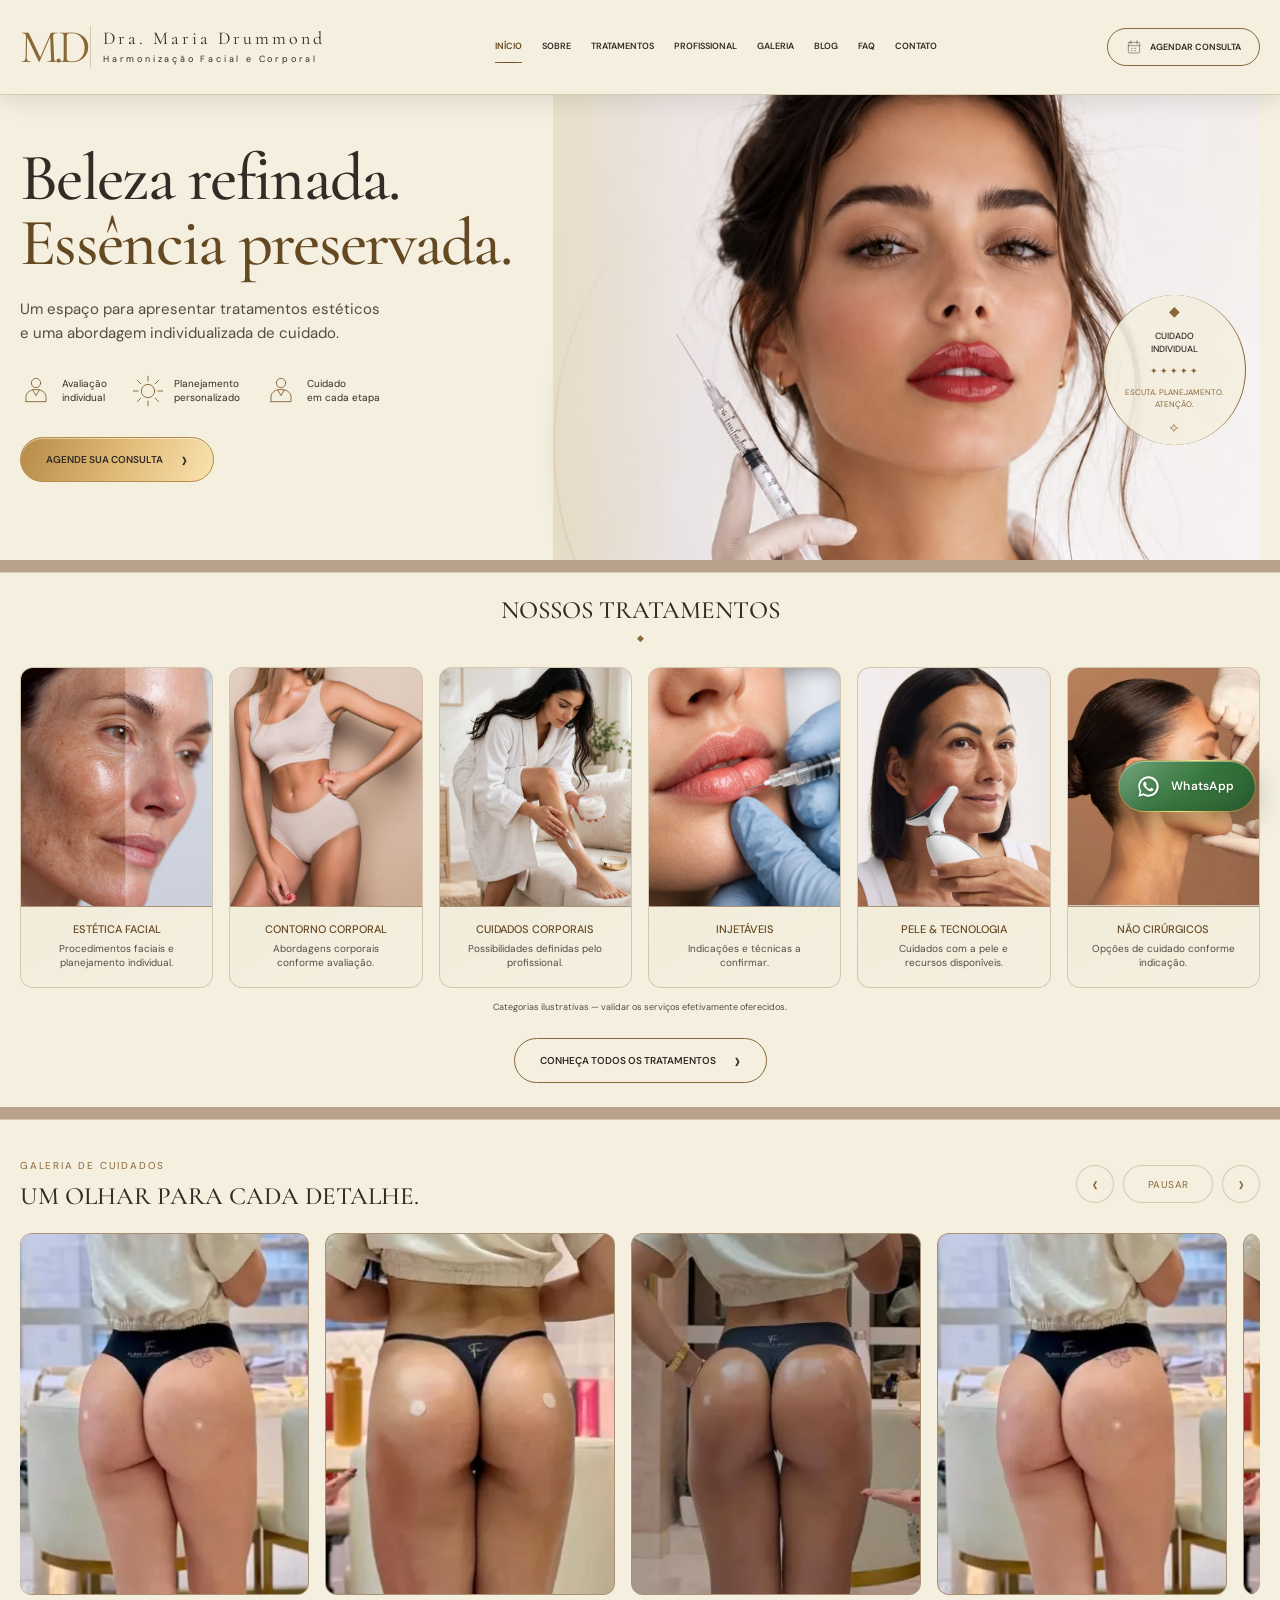
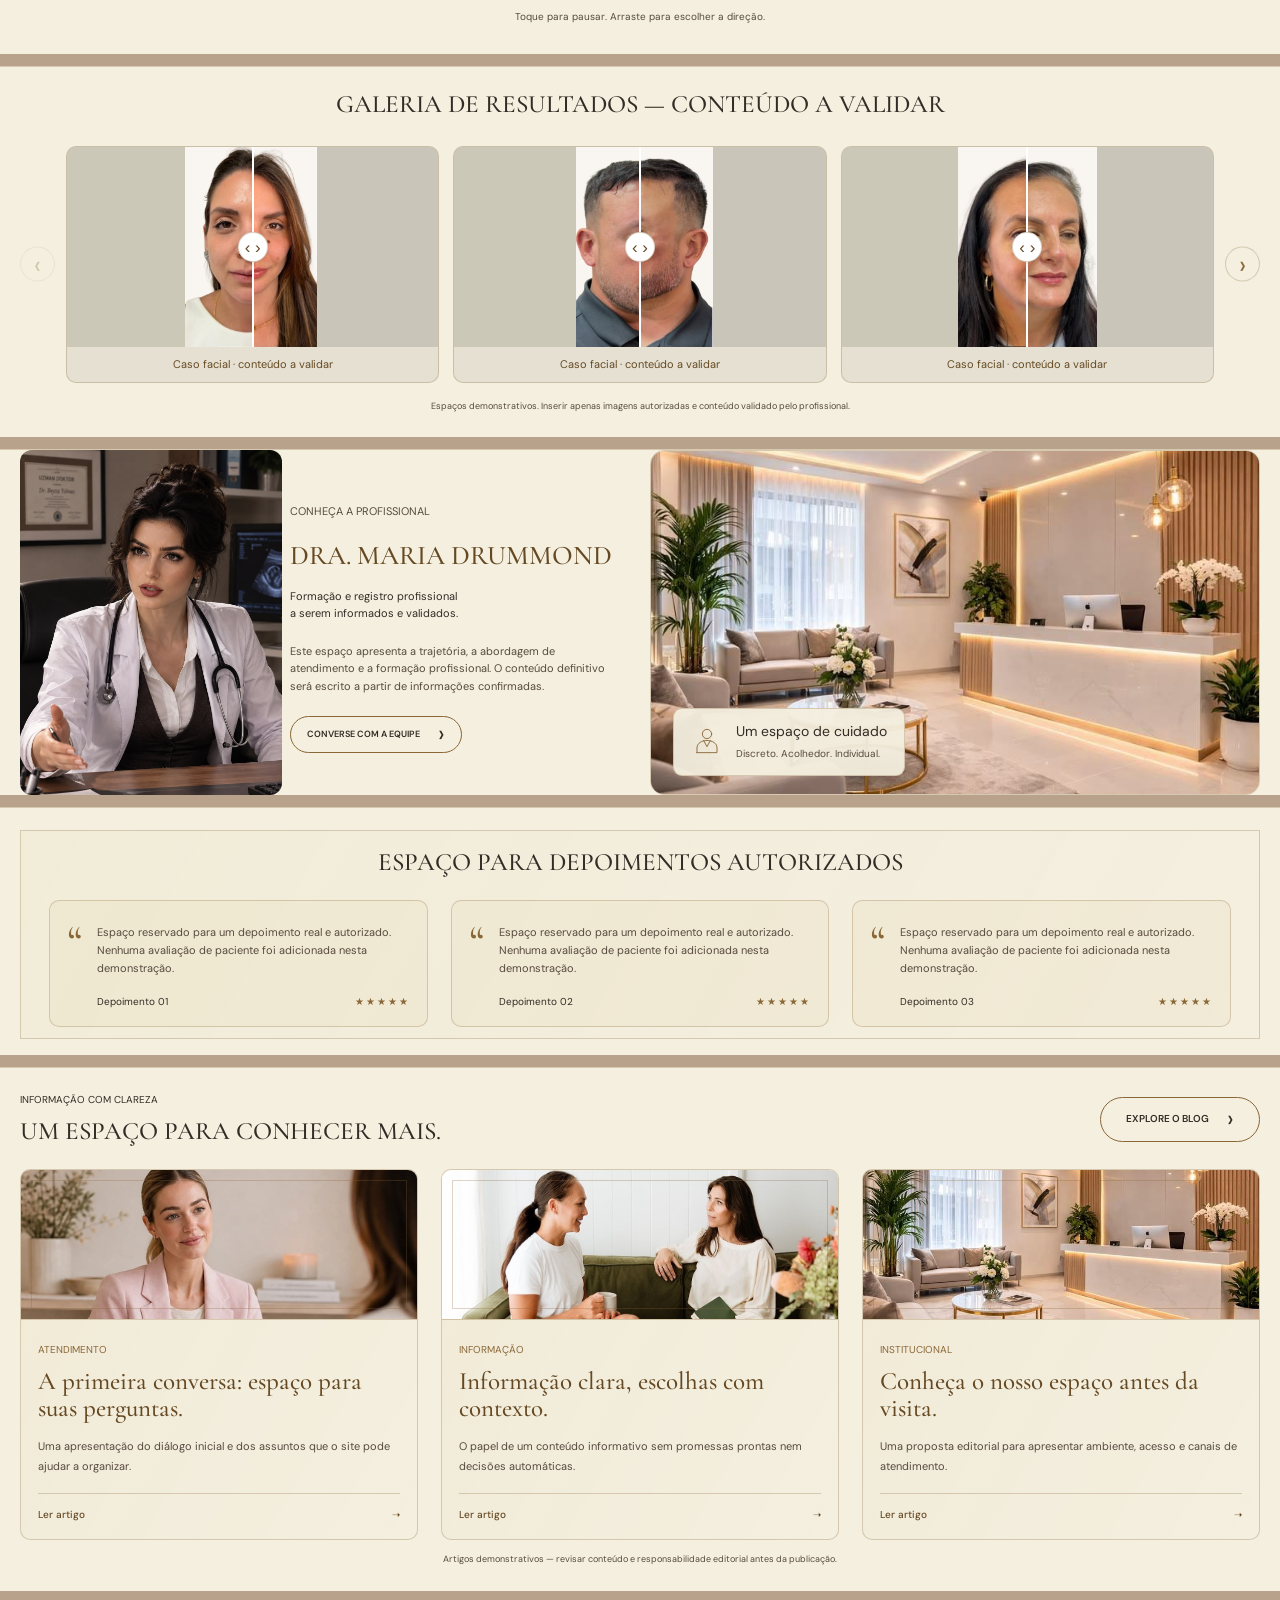
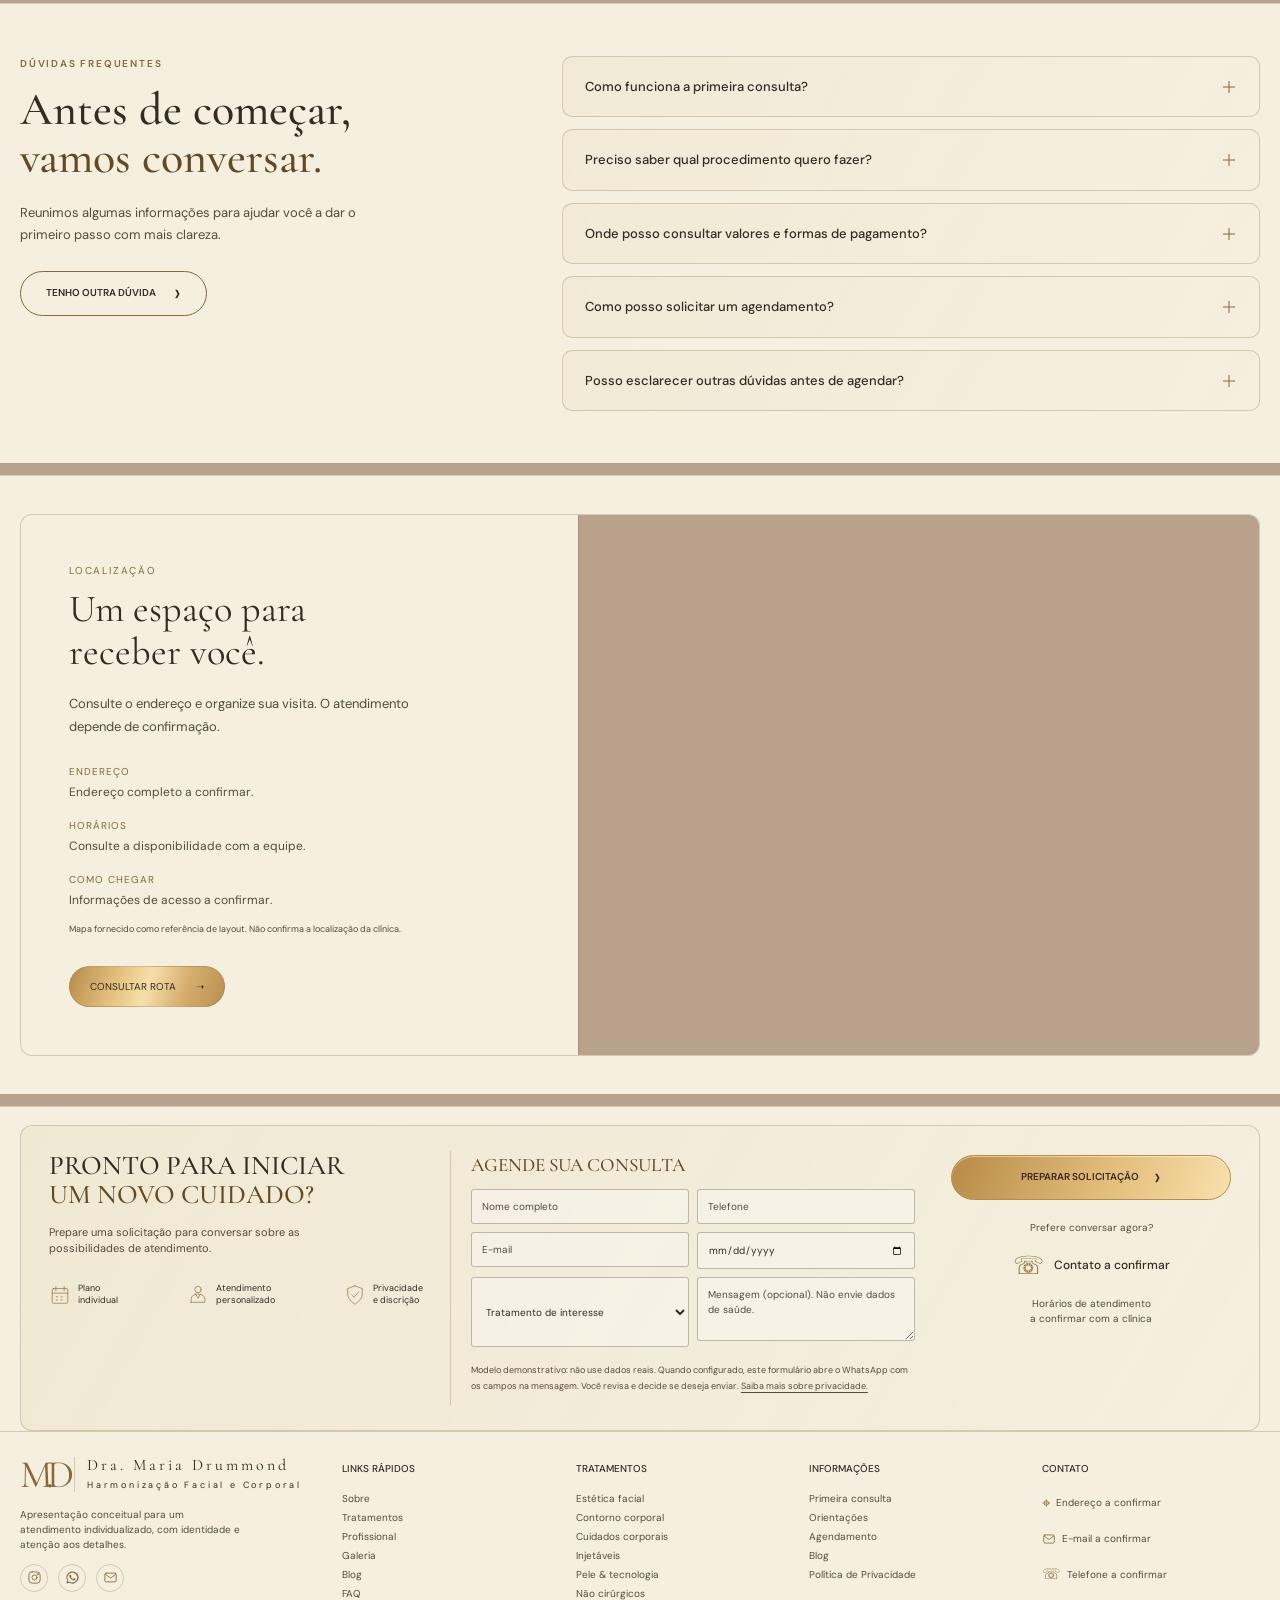
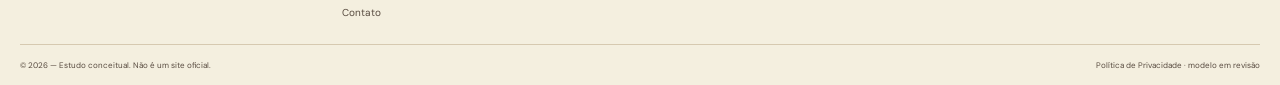
<file: index.html>
<!doctype html><html lang="pt-BR"><head><meta charset="utf-8"><meta name="viewport" content="width=device-width,initial-scale=1"><meta name="description" content="Estudo conceitual de site institucional de estética, com tratamentos e blog."><meta name="robots" content="noindex,nofollow"><meta name="theme-color" content="#F4EFDF"><title>Início — Dra. Maria Drummond | Estudo conceitual</title><link rel="preconnect" href="https://fonts.googleapis.com"><link rel="preconnect" href="https://fonts.gstatic.com" crossorigin><link href="https://fonts.googleapis.com/css2?family=Cormorant+Garamond:wght@400;500;600&family=DM+Sans:wght@400;500;600;700&display=swap" rel="stylesheet"><link rel="stylesheet" href="style.css"><script src="script.js" defer></script></head><body><a class="skip-link" href="#conteudo">Pular para o conteúdo</a><div class="loader is-hidden" id="loader" aria-hidden="true"><div class="loader-inner"><span class="loader-monogram">M . D</span><p class="loader-name">Dra. Maria Drummond</p><p class="loader-sub">Harmonização Facial e Corporal</p><div class="loader-line" aria-hidden="true"><i></i></div><p class="loader-sr">Carregando página</p></div></div><svg class="svg-library" xmlns="http://www.w3.org/2000/svg" aria-hidden="true"><defs>
<symbol id="i-face" viewBox="0 0 48 48"><path d="M30 5c-11-2-18 6-17 16l-5 8 7 2v9h13l3-9c8-5 8-18-1-26Z"/><path d="m28 12 3 5-3 4m-3 5h5"/></symbol>
<symbol id="i-body" viewBox="0 0 48 48"><path d="M18 4c3 8 1 11-3 17-5 8-1 17 3 23M30 4c-3 8-1 11 3 17 5 8 1 17-3 23M21 18c2 3 4 3 6 0M23 29v5"/></symbol>
<symbol id="i-breast" viewBox="0 0 48 48"><path d="M13 4c2 9-9 18-7 26 2 8 14 7 17 1M35 4c-2 9 9 18 7 26-2 8-14 7-17 1M24 10v14M17 39l-1 5m15-5 1 5"/></symbol>
<symbol id="i-inject" viewBox="0 0 48 48"><path d="m10 33 20-20 7 7-20 20-7-7Zm-4 9 7-7M27 10l13 13M34 5l9 9m-8-5-5 5m9-1-5 5M19 24l5 5m0-10 5 5"/></symbol>
<symbol id="i-skin" viewBox="0 0 48 48"><path d="M10 24C7 2 40 1 38 24M12 16c4 2 20 2 24 0M13 21c0 24 22 24 22 0M18 24h2m8 0h2m-7 3v5m-4 5h10M5 29v7m-3-3h6m33-3v7m-3-3h6"/></symbol>
<symbol id="i-lotus" viewBox="0 0 48 48"><path d="M24 42C8 33 16 15 24 5c8 10 16 28 0 37ZM24 42C9 43 1 30 5 17c12 3 18 11 19 25Zm0 0c15 1 23-12 19-25-12 3-18 11-19 25Z"/></symbol>
<symbol id="i-person" viewBox="0 0 48 48"><circle cx="24" cy="12" r="7"/><path d="M9 40v-7c0-15 30-15 30 0v7H9Zm10-18 5 9 5-9"/></symbol>
<symbol id="i-tech" viewBox="0 0 48 48"><circle cx="24" cy="24" r="10"/><path d="M24 2v7m0 30v7M2 24h7m30 0h7M8 8l5 5m22 22 5 5M8 40l5-5m22-22 5-5"/></symbol>
<symbol id="i-shield" viewBox="0 0 48 48"><path d="m24 4 16 6v13c0 11-16 21-16 21S8 34 8 23V10l16-6Z"/><path d="m17 24 5 5 10-12"/></symbol>
<symbol id="i-calendar" viewBox="0 0 48 48"><rect x="7" y="10" width="34" height="32" rx="3"/><path d="M15 5v10m18-10v10M7 20h34m-25 8h3m7 0h3m-13 7h3m7 0h3"/></symbol>
<symbol id="i-instagram" viewBox="0 0 24 24"><rect x="3" y="3" width="18" height="18" rx="5"/><circle cx="12" cy="12" r="4"/><circle cx="17.2" cy="6.8" r="1"/></symbol>
<symbol id="i-mail" viewBox="0 0 24 24"><rect x="3" y="5" width="18" height="14" rx="2"/><path d="m4 7 8 6 8-6"/></symbol>
<symbol id="i-whatsapp" viewBox="0 0 32 32"><path fill="currentColor" stroke="none" d="M16.02 3C8.84 3 3 8.84 3 16.02c0 2.3.6 4.55 1.74 6.53L3 29l6.64-1.7A13 13 0 1 0 16.02 3Zm0 23.65c-2.08 0-4.1-.56-5.86-1.62l-.42-.25-3.94 1.01 1.05-3.84-.28-.45a10.62 10.62 0 1 1 9.45 5.15Zm5.82-7.96c-.32-.16-1.9-.94-2.2-1.05-.3-.11-.52-.16-.74.16-.22.32-.85 1.05-1.04 1.27-.19.21-.39.24-.71.08-1.91-.96-3.17-1.71-4.43-3.88-.33-.57.33-.53.95-1.77.11-.22.06-.41-.03-.57-.08-.16-.74-1.78-1.01-2.43-.27-.65-.54-.56-.74-.57h-.63c-.22 0-.57.08-.87.41-.3.32-1.14 1.11-1.14 2.7s1.17 3.13 1.33 3.35c.16.21 2.3 3.51 5.57 4.92.78.34 1.39.54 1.86.69.78.25 1.49.21 2.05.13.63-.09 1.9-.78 2.17-1.54.27-.76.27-1.42.19-1.55-.08-.14-.3-.22-.62-.38Z"/></symbol>
</defs></svg><header class="header"><div class="container header-inner"><a class="brand" href="#inicio"><span class="monogram">M . D</span><span>Dra. Maria Drummond<small>Harmonização Facial e Corporal</small></span></a><button type="button" class="menu-toggle" aria-expanded="false" aria-controls="main-nav" aria-label="Abrir menu">☰</button><nav id="main-nav" aria-label="Principal"><a href="index.html#inicio" class="active" aria-current="page">Início</a><a href="index.html#sobre">Sobre</a><a href="tratamentos.html">Tratamentos</a><a href="index.html#sobre">Profissional</a><a href="index.html#resultados">Galeria</a><a href="blog.html">Blog</a><a href="index.html#faq">FAQ</a><a href="index.html#consulta">Contato</a></nav><a href="index.html#consulta" class="button outline header-button"><svg aria-hidden="true"><use href="#i-calendar"/></svg>Agendar consulta</a></div></header><main id="conteudo"><section class="hero" id="inicio"><div class="container hero-inner"><div class="hero-copy reveal reveal-left"><h1>Beleza refinada.<br><span>Essência preservada.</span></h1><p>Um espaço para apresentar tratamentos estéticos e uma abordagem individualizada de cuidado.</p><div class="hero-benefits"><div><svg aria-hidden="true"><use href="#i-person"/></svg><span>Avaliação<br>individual</span></div><div><svg aria-hidden="true"><use href="#i-tech"/></svg><span>Planejamento<br>personalizado</span></div><div><svg aria-hidden="true"><use href="#i-person"/></svg><span>Cuidado<br>em cada etapa</span></div></div><a class="button gold" href="#consulta">Agende sua consulta <span>›</span></a></div><div class="hero-visual reveal reveal-right"><div class="hero-ring"></div><div class="image-placeholder hero-placeholder"></div><img class="asset hero-photo" src="src/janedoebanner.jpg" alt="Retrato de apresentação da clínica" fetchpriority="high"><div class="hero-seal"><span>◆</span><strong>CUIDADO<br>INDIVIDUAL</strong><i>✦ ✦ ✦ ✦ ✦</i><small>ESCUTA. PLANEJAMENTO.<br>ATENÇÃO.</small><span>✧</span></div></div></div></section><section class="treatments section-shell" id="tratamentos">
  <div class="container">
    <h2 class="section-title reveal reveal-down">
      Nossos tratamentos <span>◆</span>
    </h2>

    <div class="treatment-grid">

      <a class="treatment-card reveal reveal-up" style="--delay:0.00s" href="tratamentos.html#estetica-facial">
        <span class="treatment-photo">
          <img src="src/facial.jpg" alt="" width="600" height="750" loading="lazy">
        </span>
        <span class="treatment-copy">
          <h3>Estética facial</h3>
          <p>Procedimentos faciais e planejamento individual.</p>
        </span>
      </a>

      <a class="treatment-card reveal reveal-up" style="--delay:0.08s" href="tratamentos.html#contorno-corporal">
        <span class="treatment-photo">
          <img src="src/corporal.jpg" alt="" width="600" height="750" loading="lazy">
        </span>
        <span class="treatment-copy">
          <h3>Contorno corporal</h3>
          <p>Abordagens corporais conforme avaliação.</p>
        </span>
      </a>

      <a class="treatment-card reveal reveal-up" style="--delay:0.16s" href="tratamentos.html#cuidados-corporais">
        <span class="treatment-photo">
          <img src="src/cuidados.jpg" alt="" width="600" height="750" loading="lazy">
        </span>
        <span class="treatment-copy">
          <h3>Cuidados corporais</h3>
          <p>Possibilidades definidas pelo profissional.</p>
        </span>
      </a>

      <a class="treatment-card reveal reveal-up" style="--delay:0.24s" href="tratamentos.html#injetaveis">
        <span class="treatment-photo">
          <img src="src/injetaveis.jpg" alt="" width="600" height="750" loading="lazy">
        </span>
        <span class="treatment-copy">
          <h3>Injetáveis</h3>
          <p>Indicações e técnicas a confirmar.</p>
        </span>
      </a>

      <a class="treatment-card reveal reveal-up" style="--delay:0.32s" href="tratamentos.html#pele-tecnologia">
        <span class="treatment-photo">
          <img src="src/pele-tec.jpg" alt="" width="600" height="750" loading="lazy">
        </span>
        <span class="treatment-copy">
          <h3>Pele &amp; tecnologia</h3>
          <p>Cuidados com a pele e recursos disponíveis.</p>
        </span>
      </a>

      <a class="treatment-card reveal reveal-up" style="--delay:0.40s" href="tratamentos.html#nao-cirurgicos">
        <span class="treatment-photo">
          <img src="src/n-cir.jpg" alt="" width="600" height="750" loading="lazy">
        </span>
        <span class="treatment-copy">
          <h3>Não cirúrgicos</h3>
          <p>Opções de cuidado conforme indicação.</p>
        </span>
      </a>

    </div>

    <p class="demo-caption">
      Categorias ilustrativas — validar os serviços efetivamente oferecidos.
    </p>

    <div class="section-actions">
      <a href="tratamentos.html" class="button outline">
        Conheça todos os tratamentos <span>›</span>
      </a>
    </div>
  </div>
</section><section class="photo-belt section-shell" id="galeria-facial"><div class="container"><div class="photo-belt-heading"><div><p class="photo-belt-eyebrow">Galeria de cuidados</p><h2 class="section-title">Um olhar para cada detalhe.</h2></div><div class="photo-belt-controls"><button type="button" class="belt-direction" data-belt-direction="1" aria-label="Mover fotos para a esquerda">‹</button><button type="button" class="belt-toggle" aria-controls="belt-viewport">Pausar</button><button type="button" class="belt-direction" data-belt-direction="-1" aria-label="Mover fotos para a direita">›</button></div></div><div class="belt-viewport" id="belt-viewport" tabindex="0" role="region" aria-label="Galeria de cuidados. Toque para pausar ou arraste para escolher a direção."><div class="belt-track"><div class="belt-group"><figure class="belt-card"><img src="src/b1.webp" alt="Imagem da galeria de cuidados 1" loading="lazy" draggable="false"></figure><figure class="belt-card"><img src="src/b2.webp" alt="Imagem da galeria de cuidados 2" loading="lazy" draggable="false"></figure><figure class="belt-card"><img src="src/b3.webp" alt="Imagem da galeria de cuidados 3" loading="lazy" draggable="false"></figure><figure class="belt-card"><img src="src/b1.webp" alt="Imagem da galeria de cuidados 4" loading="lazy" draggable="false"></figure><figure class="belt-card"><img src="src/b2.webp" alt="Imagem da galeria de cuidados 5" loading="lazy" draggable="false"></figure><figure class="belt-card"><img src="src/b3.webp" alt="Imagem da galeria de cuidados 6" loading="lazy" draggable="false"></figure></div></div></div><p class="belt-help">Toque para pausar. Arraste para escolher a direção.</p></div></section><section class="results section-shell" id="resultados"><div class="container"><h2 class="section-title reveal reveal-down">Galeria de resultados — conteúdo a validar</h2><div class="gallery-wrap"><button type="button" class="slider-arrow prev" data-gallery="-1" aria-label="Resultados anteriores">‹</button><div class="results-track" id="results-track" tabindex="0" role="region" aria-label="Galeria de resultados"><figure class="result-card"><div class="result-media result-compare" style="--position:50%"><img class="comparison-after" src="src/depois-1.jpg" alt="Imagem posterior, caso facial demonstrativo 1" loading="lazy" draggable="false"><div class="comparison-before"><img src="src/antes-1.jpg" alt="Imagem anterior, caso facial demonstrativo 1" loading="lazy" draggable="false"></div><span class="comparison-divider" aria-hidden="true"><span>‹ ›</span></span><input class="comparison-control" type="range" min="0" max="100" value="50" aria-label="Comparar imagens do caso facial 1"></div><figcaption>Caso facial · conteúdo a validar</figcaption></figure><figure class="result-card"><div class="result-media result-compare" style="--position:50%"><img class="comparison-after" src="src/depois-2.jpg" alt="Imagem posterior, caso facial demonstrativo 2" loading="lazy" draggable="false"><div class="comparison-before"><img src="src/antes-2.jpg" alt="Imagem anterior, caso facial demonstrativo 2" loading="lazy" draggable="false"></div><span class="comparison-divider" aria-hidden="true"><span>‹ ›</span></span><input class="comparison-control" type="range" min="0" max="100" value="50" aria-label="Comparar imagens do caso facial 2"></div><figcaption>Caso facial · conteúdo a validar</figcaption></figure><figure class="result-card"><div class="result-media result-compare" style="--position:50%"><img class="comparison-after" src="src/depois-3.jpg" alt="Imagem posterior, caso facial demonstrativo 3" loading="lazy" draggable="false"><div class="comparison-before"><img src="src/antes-3.jpg" alt="Imagem anterior, caso facial demonstrativo 3" loading="lazy" draggable="false"></div><span class="comparison-divider" aria-hidden="true"><span>‹ ›</span></span><input class="comparison-control" type="range" min="0" max="100" value="50" aria-label="Comparar imagens do caso facial 3"></div><figcaption>Caso facial · conteúdo a validar</figcaption></figure><figure class="result-card"><div class="result-media result-compare" style="--position:50%"><img class="comparison-after" src="src/depois-1.jpg" alt="Imagem posterior, caso facial demonstrativo 1" loading="lazy" draggable="false"><div class="comparison-before"><img src="src/antes-1.jpg" alt="Imagem anterior, caso facial demonstrativo 1" loading="lazy" draggable="false"></div><span class="comparison-divider" aria-hidden="true"><span>‹ ›</span></span><input class="comparison-control" type="range" min="0" max="100" value="50" aria-label="Comparar imagens do caso facial 1"></div><figcaption>Caso facial · conteúdo a validar</figcaption></figure></div><button type="button" class="slider-arrow next" data-gallery="1" aria-label="Próximos resultados">›</button></div><p class="results-note">Espaços demonstrativos. Inserir apenas imagens autorizadas e conteúdo validado pelo profissional.</p></div></section><section class="doctor section-shell" id="sobre"><div class="container doctor-grid"><div class="doctor-profile reveal reveal-left"><div class="doctor-photo-wrap"><div class="image-placeholder"></div><img class="asset doctor-photo" src="src/janedoe.jpg" alt="Retrato de apresentação profissional" loading="lazy"></div><div class="doctor-copy"><p class="eyebrow">Conheça a profissional</p><h2>Dra. Maria Drummond</h2><p class="credentials">Formação e registro profissional<br>a serem informados e validados.</p><p>Este espaço apresenta a trajetória, a abordagem de atendimento e a formação profissional. O conteúdo definitivo será escrito a partir de informações confirmadas.</p><a class="button outline" href="#consulta">Converse com a equipe <span>›</span></a></div></div><div class="clinic-photo-wrap reveal reveal-right"><div class="image-placeholder"></div><img class="asset clinic-photo" src="src/amb2.jpg" alt="Ambiente ilustrativo da clínica" loading="lazy"><div class="clinic-caption"><svg aria-hidden="true"><use href="#i-person"/></svg><div><strong>Um espaço de cuidado</strong><span>Discreto. Acolhedor. Individual.</span></div></div></div></div></section><section class="testimonials section-shell" id="depoimentos"><div class="container"><div class="testimonials-panel reveal reveal-up"><h2 class="section-title">Espaço para depoimentos autorizados</h2><div class="testimonial-grid" id="testimonial-track"><article class="testimonial-card"><span class="quote">“</span><div><p>Espaço reservado para um depoimento real e autorizado. Nenhuma avaliação de paciente foi adicionada nesta demonstração.</p><footer><span>Depoimento 01</span><span class="stars" aria-label="Elemento visual ilustrativo">★★★★★</span></footer></div></article><article class="testimonial-card"><span class="quote">“</span><div><p>Espaço reservado para um depoimento real e autorizado. Nenhuma avaliação de paciente foi adicionada nesta demonstração.</p><footer><span>Depoimento 02</span><span class="stars" aria-label="Elemento visual ilustrativo">★★★★★</span></footer></div></article><article class="testimonial-card"><span class="quote">“</span><div><p>Espaço reservado para um depoimento real e autorizado. Nenhuma avaliação de paciente foi adicionada nesta demonstração.</p><footer><span>Depoimento 03</span><span class="stars" aria-label="Elemento visual ilustrativo">★★★★★</span></footer></div></article></div><div class="slider-dots" aria-label="Navegação dos depoimentos"><button type="button" class="selected" data-slide="0" aria-label="Depoimento 1" aria-pressed="true"></button><button type="button" class="" data-slide="1" aria-label="Depoimento 2" aria-pressed="false"></button><button type="button" class="" data-slide="2" aria-label="Depoimento 3" aria-pressed="false"></button></div></div></div></section><section class="blog-preview section-shell" id="blog"><div class="container"><div class="section-heading-row"><div><p class="eyebrow">INFORMAÇÃO COM CLAREZA</p><h2>Um espaço para conhecer mais.</h2></div><a href="blog.html" class="button outline">Explore o blog <span>›</span></a></div><div class="blog-grid"><article class="blog-card reveal reveal-up" data-category="atendimento"><a class="blog-card-link" href="artigo-primeira-conversa.html"><div class="blog-art">
  <img
    class="blog-card-image"
    src="src/perguntas.jpg"
    alt=""
    width="1000"
    height="700"
    loading="lazy"
  >
</div><div class="blog-card-copy"><p class="eyebrow">Atendimento</p><h3>A primeira conversa: espaço para suas perguntas.</h3><p>Uma apresentação do diálogo inicial e dos assuntos que o site pode ajudar a organizar.</p><span class="blog-read">Ler artigo <span aria-hidden="true">➝</span></span></div></a></article><article class="blog-card reveal reveal-up" data-category="informação"><a class="blog-card-link" href="artigo-informacao-clareza.html"><div class="blog-art">
  <img
    class="blog-card-image"
    src="src/esp.jpg"
    alt=""
    width="1000"
    height="700"
    loading="lazy"
  >
</div><div class="blog-card-copy"><p class="eyebrow">Informação</p><h3>Informação clara, escolhas com contexto.</h3><p>O papel de um conteúdo informativo sem promessas prontas nem decisões automáticas.</p><span class="blog-read">Ler artigo <span aria-hidden="true">➝</span></span></div></a></article><article class="blog-card reveal reveal-up" data-category="institucional"><a class="blog-card-link" href="artigo-conheca-espaco.html"><div class="blog-art">
  <img
    class="blog-card-image"
    src="src/amb2.jpg"
    alt=""
    width="1000"
    height="700"
    loading="lazy"
  >
</div><div class="blog-card-copy"><p class="eyebrow">Institucional</p><h3>Conheça o nosso espaço antes da visita.</h3><p>Uma proposta editorial para apresentar ambiente, acesso e canais de atendimento.</p><span class="blog-read">Ler artigo <span aria-hidden="true">➝</span></span></div></a></article></div><p class="demo-caption">Artigos demonstrativos — revisar conteúdo e responsabilidade editorial antes da publicação.</p></div></section><section class="faq-section section-shell" id="faq" aria-labelledby="faq-title"><div class="container faq-layout"><div class="faq-intro reveal reveal-left"><p class="faq-eyebrow">Dúvidas frequentes</p><h2 id="faq-title">Antes de começar,<br><span>vamos conversar.</span></h2><p class="faq-description">Reunimos algumas informações para ajudar você a dar o primeiro passo com mais clareza.</p><a class="button outline" href="#consulta">Tenho outra dúvida <span aria-hidden="true">›</span></a></div><div class="faq-list reveal reveal-right"><details class="faq-item"><summary><span>Como funciona a primeira consulta?</span><span class="faq-icon" aria-hidden="true"></span></summary><div class="faq-answer"><p>Este espaço pode explicar o atendimento inicial, a conversa sobre expectativas e a avaliação individual. O fluxo real deve ser confirmado com a equipe.</p></div></details><details class="faq-item"><summary><span>Preciso saber qual procedimento quero fazer?</span><span class="faq-icon" aria-hidden="true"></span></summary><div class="faq-answer"><p>Você pode apresentar suas dúvidas no contato inicial. O site não escolhe procedimentos nem substitui a conversa com o profissional.</p></div></details><details class="faq-item"><summary><span>Onde posso consultar valores e formas de pagamento?</span><span class="faq-icon" aria-hidden="true"></span></summary><div class="faq-answer"><p>Consulte a equipe sobre valores e condições. Este modelo não publica preços nem realiza orçamentos automáticos.</p></div></details><details class="faq-item"><summary><span>Como posso solicitar um agendamento?</span><span class="faq-icon" aria-hidden="true"></span></summary><div class="faq-answer"><p>O formulário prepara uma mensagem no WhatsApp quando um número autorizado estiver configurado. O envio depende de sua ação no aplicativo e a data precisa ser confirmada pela equipe.</p></div></details><details class="faq-item"><summary><span>Posso esclarecer outras dúvidas antes de agendar?</span><span class="faq-icon" aria-hidden="true"></span></summary><div class="faq-answer"><p>Use os canais confirmados da equipe. Evite relatar informações sensíveis no campo de mensagem deste modelo demonstrativo.</p></div></details></div></div></section><section class="clinic-location section-shell" id="localizacao"><div class="container"><div class="location-panel"><div class="location-copy"><p class="photo-belt-eyebrow">Localização</p><h2>Um espaço para<br>receber você.</h2><p class="location-intro">Consulte o endereço e organize sua visita. O atendimento depende de confirmação.</p><dl class="location-details"><div><dt>Endereço</dt><dd data-label="address">Endereço completo a confirmar.</dd></div><div><dt>Horários</dt><dd>Consulte a disponibilidade com a equipe.</dd></div><div><dt>Como chegar</dt><dd>Informações de acesso a confirmar.</dd></div></dl><p class="demo-caption map-demo-note">Mapa fornecido como referência de layout. Não confirma a localização da clínica.</p><a class="location-route" href="#consulta" data-contact="map">Consultar rota <span aria-hidden="true">➝</span></a></div><div class="location-map"><iframe src="https://www.google.com/maps/embed?pb=!1m18!1m12!1m3!1d3838.473205239135!2d-48.0413454!3d-15.831707499999997!2m3!1f0!2f0!3f0!3m2!1i1024!2i768!4f13.1!3m3!1m2!1s0x935a325f42832ad3%3A0x59143e7a3f584efa!2sDF%20Plaza%20Shopping!5e0!3m2!1spt-BR!2sbr!4v1792527088054!5m2!1spt-BR!2sbr" title="Mapa demonstrativo de referência: DF Plaza Shopping, não confirmado como endereço da clínica" width="400" height="300" style="border:0" allowfullscreen loading="lazy" referrerpolicy="strict-origin-when-cross-origin"></iframe></div></div></div></section><section class="consultation section-shell" id="consulta"><div class="container"><div class="consultation-panel reveal reveal-up"><div class="consultation-copy"><h2>Pronto para iniciar<br><span>um novo cuidado?</span></h2><p>Prepare uma solicitação para conversar sobre as possibilidades de atendimento.</p><div class="consultation-benefits"><span><svg aria-hidden="true"><use href="#i-calendar"/></svg>Plano<br>individual</span><span><svg aria-hidden="true"><use href="#i-person"/></svg>Atendimento<br>personalizado</span><span><svg aria-hidden="true"><use href="#i-shield"/></svg>Privacidade<br>e discrição</span></div></div><form id="consultation-form"><h3>Agende sua consulta</h3><div class="form-grid"><label><span>Nome completo</span><input name="nome" placeholder="Nome completo" autocomplete="name" maxlength="120" required></label><label><span>Telefone</span><input name="telefone" type="tel" placeholder="Telefone" autocomplete="tel" maxlength="30" required></label><label><span>E-mail</span><input name="email" type="email" placeholder="E-mail" autocomplete="email" maxlength="180"></label><label><span>Data preferida</span><input name="data" type="date" aria-label="Data preferida"></label><label><span>Interesse</span><select name="interesse"><option value="">Tratamento de interesse</option><option>Avaliação inicial</option><option>Estética facial</option><option>Contorno corporal</option><option>Cuidados corporais</option><option>Injetáveis</option><option>Pele & tecnologia</option><option>Não cirúrgicos</option></select></label><label><span>Mensagem</span><textarea name="mensagem" placeholder="Mensagem (opcional). Não envie dados de saúde." maxlength="1000" rows="2"></textarea></label></div><p class="form-privacy">Modelo demonstrativo: não use dados reais. Quando configurado, este formulário abre o WhatsApp com os campos na mensagem. Você revisa e decide se deseja enviar. <a href="politica-de-privacidade.html">Saiba mais sobre privacidade.</a></p><p class="form-status" id="form-status" role="status" aria-live="polite"></p></form><div class="consultation-action"><button class="button gold" type="submit" form="consultation-form">Preparar solicitação <span>›</span></button><p>Prefere conversar agora?</p><a class="phone-display" href="#consulta" data-contact="phone"><span aria-hidden="true">☏</span><strong data-label="phone">Contato a confirmar</strong></a><small>Horários de atendimento<br>a confirmar com a clínica</small></div></div></div></section></main><footer class="site-footer" id="informacoes"><div class="container footer-grid"><div class="footer-brand"><a class="brand" href="index.html#inicio"><span class="monogram">M . D</span><span>Dra. Maria Drummond<small>Harmonização Facial e Corporal</small></span></a><p>Apresentação conceitual para um atendimento individualizado, com identidade e atenção aos detalhes.</p><div class="social-list"><a href="index.html#consulta" data-contact="instagram" aria-label="Instagram"><svg aria-hidden="true"><use href="#i-instagram"/></svg></a><a href="index.html#consulta" data-contact="whatsapp" aria-label="WhatsApp"><svg aria-hidden="true"><use href="#i-whatsapp"/></svg></a><a href="index.html#consulta" data-contact="email" aria-label="E-mail"><svg aria-hidden="true"><use href="#i-mail"/></svg></a></div></div><div><h3>Links rápidos</h3><a href="index.html#sobre">Sobre</a><a href="tratamentos.html">Tratamentos</a><a href="index.html#sobre">Profissional</a><a href="index.html#resultados">Galeria</a><a href="blog.html">Blog</a><a href="index.html#faq">FAQ</a><a href="index.html#consulta">Contato</a></div><div><h3>Tratamentos</h3><a href="tratamentos.html#estetica-facial">Estética facial</a><a href="tratamentos.html#contorno-corporal">Contorno corporal</a><a href="tratamentos.html#cuidados-corporais">Cuidados corporais</a><a href="tratamentos.html#injetaveis">Injetáveis</a><a href="tratamentos.html#pele-tecnologia">Pele & tecnologia</a><a href="tratamentos.html#nao-cirurgicos">Não cirúrgicos</a></div><div><h3>Informações</h3><a href="index.html#consulta">Primeira consulta</a><a href="index.html#faq">Orientações</a><a href="index.html#consulta">Agendamento</a><a href="blog.html">Blog</a><a href="politica-de-privacidade.html">Política de Privacidade</a></div><div class="footer-contacts"><h3>Contato</h3><a class="footer-contact" href="index.html#localizacao" data-contact="map"><span aria-hidden="true">⌖</span><span data-label="address">Endereço a confirmar</span></a><a class="footer-contact footer-email" href="index.html#consulta" data-contact="email"><svg aria-hidden="true"><use href="#i-mail"/></svg><span data-label="email">E-mail a confirmar</span></a><a class="footer-contact" href="index.html#consulta" data-contact="phone"><span aria-hidden="true">☏</span><span data-label="phone">Telefone a confirmar</span></a></div></div><div class="container footer-bottom"><span>© <span id="year">2026</span> — Estudo conceitual. Não é um site oficial.</span><a href="politica-de-privacidade.html">Política de Privacidade · modelo em revisão</a></div></footer><a class="whatsapp-float" href="index.html#consulta" data-contact="whatsapp" aria-label="Conversar pelo WhatsApp"><svg aria-hidden="true"><use href="#i-whatsapp"/></svg><span class="whatsapp-label">WhatsApp</span></a><button type="button" id="back-to-top" class="back-to-top" aria-label="Voltar ao topo">↑</button><div class="contact-toast" id="contact-toast" role="status" aria-live="polite" hidden></div></body></html>
</file>
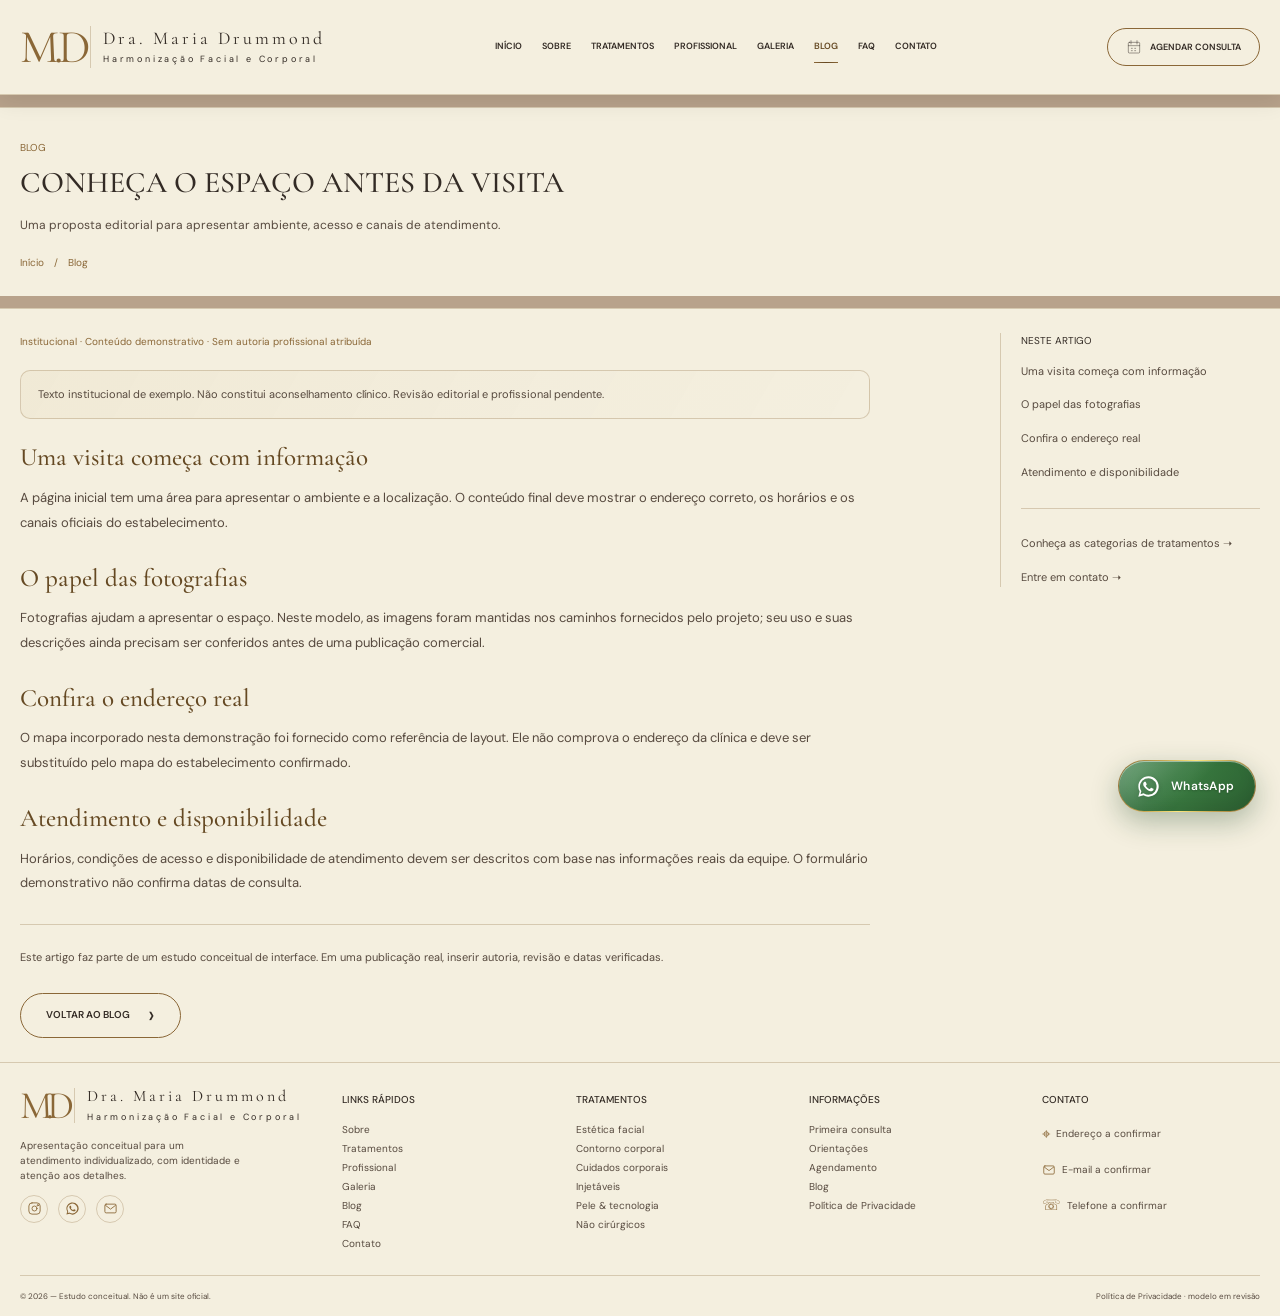
<file: artigo-conheca-espaco.html>
<!doctype html><html lang="pt-BR"><head><meta charset="utf-8"><meta name="viewport" content="width=device-width,initial-scale=1"><meta name="description" content="Estudo conceitual de site institucional de estética, com tratamentos e blog."><meta name="robots" content="noindex,nofollow"><meta name="theme-color" content="#F4EFDF"><title>Conheça o espaço antes da visita — Dra. Maria Drummond | Estudo conceitual</title><link rel="preconnect" href="https://fonts.googleapis.com"><link rel="preconnect" href="https://fonts.gstatic.com" crossorigin><link href="https://fonts.googleapis.com/css2?family=Cormorant+Garamond:wght@400;500;600&family=DM+Sans:wght@400;500;600;700&display=swap" rel="stylesheet"><link rel="stylesheet" href="style.css"><script src="script.js" defer></script></head><body><a class="skip-link" href="#conteudo">Pular para o conteúdo</a><div class="loader is-hidden" id="loader" aria-hidden="true"><div class="loader-inner"><span class="loader-monogram">M . D</span><p class="loader-name">Dra. Maria Drummond</p><p class="loader-sub">Harmonização Facial e Corporal</p><div class="loader-line" aria-hidden="true"><i></i></div><p class="loader-sr">Carregando página</p></div></div><svg class="svg-library" xmlns="http://www.w3.org/2000/svg" aria-hidden="true"><defs>
<symbol id="i-face" viewBox="0 0 48 48"><path d="M30 5c-11-2-18 6-17 16l-5 8 7 2v9h13l3-9c8-5 8-18-1-26Z"/><path d="m28 12 3 5-3 4m-3 5h5"/></symbol>
<symbol id="i-body" viewBox="0 0 48 48"><path d="M18 4c3 8 1 11-3 17-5 8-1 17 3 23M30 4c-3 8-1 11 3 17 5 8 1 17-3 23M21 18c2 3 4 3 6 0M23 29v5"/></symbol>
<symbol id="i-breast" viewBox="0 0 48 48"><path d="M13 4c2 9-9 18-7 26 2 8 14 7 17 1M35 4c-2 9 9 18 7 26-2 8-14 7-17 1M24 10v14M17 39l-1 5m15-5 1 5"/></symbol>
<symbol id="i-inject" viewBox="0 0 48 48"><path d="m10 33 20-20 7 7-20 20-7-7Zm-4 9 7-7M27 10l13 13M34 5l9 9m-8-5-5 5m9-1-5 5M19 24l5 5m0-10 5 5"/></symbol>
<symbol id="i-skin" viewBox="0 0 48 48"><path d="M10 24C7 2 40 1 38 24M12 16c4 2 20 2 24 0M13 21c0 24 22 24 22 0M18 24h2m8 0h2m-7 3v5m-4 5h10M5 29v7m-3-3h6m33-3v7m-3-3h6"/></symbol>
<symbol id="i-lotus" viewBox="0 0 48 48"><path d="M24 42C8 33 16 15 24 5c8 10 16 28 0 37ZM24 42C9 43 1 30 5 17c12 3 18 11 19 25Zm0 0c15 1 23-12 19-25-12 3-18 11-19 25Z"/></symbol>
<symbol id="i-person" viewBox="0 0 48 48"><circle cx="24" cy="12" r="7"/><path d="M9 40v-7c0-15 30-15 30 0v7H9Zm10-18 5 9 5-9"/></symbol>
<symbol id="i-tech" viewBox="0 0 48 48"><circle cx="24" cy="24" r="10"/><path d="M24 2v7m0 30v7M2 24h7m30 0h7M8 8l5 5m22 22 5 5M8 40l5-5m22-22 5-5"/></symbol>
<symbol id="i-shield" viewBox="0 0 48 48"><path d="m24 4 16 6v13c0 11-16 21-16 21S8 34 8 23V10l16-6Z"/><path d="m17 24 5 5 10-12"/></symbol>
<symbol id="i-calendar" viewBox="0 0 48 48"><rect x="7" y="10" width="34" height="32" rx="3"/><path d="M15 5v10m18-10v10M7 20h34m-25 8h3m7 0h3m-13 7h3m7 0h3"/></symbol>
<symbol id="i-instagram" viewBox="0 0 24 24"><rect x="3" y="3" width="18" height="18" rx="5"/><circle cx="12" cy="12" r="4"/><circle cx="17.2" cy="6.8" r="1"/></symbol>
<symbol id="i-mail" viewBox="0 0 24 24"><rect x="3" y="5" width="18" height="14" rx="2"/><path d="m4 7 8 6 8-6"/></symbol>
<symbol id="i-whatsapp" viewBox="0 0 32 32"><path fill="currentColor" stroke="none" d="M16.02 3C8.84 3 3 8.84 3 16.02c0 2.3.6 4.55 1.74 6.53L3 29l6.64-1.7A13 13 0 1 0 16.02 3Zm0 23.65c-2.08 0-4.1-.56-5.86-1.62l-.42-.25-3.94 1.01 1.05-3.84-.28-.45a10.62 10.62 0 1 1 9.45 5.15Zm5.82-7.96c-.32-.16-1.9-.94-2.2-1.05-.3-.11-.52-.16-.74.16-.22.32-.85 1.05-1.04 1.27-.19.21-.39.24-.71.08-1.91-.96-3.17-1.71-4.43-3.88-.33-.57.33-.53.95-1.77.11-.22.06-.41-.03-.57-.08-.16-.74-1.78-1.01-2.43-.27-.65-.54-.56-.74-.57h-.63c-.22 0-.57.08-.87.41-.3.32-1.14 1.11-1.14 2.7s1.17 3.13 1.33 3.35c.16.21 2.3 3.51 5.57 4.92.78.34 1.39.54 1.86.69.78.25 1.49.21 2.05.13.63-.09 1.9-.78 2.17-1.54.27-.76.27-1.42.19-1.55-.08-.14-.3-.22-.62-.38Z"/></symbol>
</defs></svg><header class="header"><div class="container header-inner"><a class="brand" href="index.html#inicio"><span class="monogram">M . D</span><span>Dra. Maria Drummond<small>Harmonização Facial e Corporal</small></span></a><button type="button" class="menu-toggle" aria-expanded="false" aria-controls="main-nav" aria-label="Abrir menu">☰</button><nav id="main-nav" aria-label="Principal"><a href="index.html#inicio">Início</a><a href="index.html#sobre">Sobre</a><a href="tratamentos.html">Tratamentos</a><a href="index.html#sobre">Profissional</a><a href="index.html#resultados">Galeria</a><a href="blog.html" class="active" aria-current="page">Blog</a><a href="index.html#faq">FAQ</a><a href="index.html#consulta">Contato</a></nav><a href="index.html#consulta" class="button outline header-button"><svg aria-hidden="true"><use href="#i-calendar"/></svg>Agendar consulta</a></div></header><main id="conteudo"><section class="page-intro section-shell"><div class="container"><p class="eyebrow">Blog</p><h1>Conheça o espaço antes da visita</h1><p>Uma proposta editorial para apresentar ambiente, acesso e canais de atendimento.</p><nav class="breadcrumbs" aria-label="Caminho de navegação"><a href="index.html">Início</a><span aria-hidden="true">/</span><span>Blog</span></nav></div></section><section class="section-shell page-content"><div class="container article-layout"><article class="article-body"><p class="article-meta">Institucional · Conteúdo demonstrativo · Sem autoria profissional atribuída</p><p class="editorial-warning">Texto institucional de exemplo. Não constitui aconselhamento clínico. Revisão editorial e profissional pendente.</p><section id="parte-1"><h2>Uma visita começa com informação</h2><p>A página inicial tem uma área para apresentar o ambiente e a localização. O conteúdo final deve mostrar o endereço correto, os horários e os canais oficiais do estabelecimento.</p></section><section id="parte-2"><h2>O papel das fotografias</h2><p>Fotografias ajudam a apresentar o espaço. Neste modelo, as imagens foram mantidas nos caminhos fornecidos pelo projeto; seu uso e suas descrições ainda precisam ser conferidos antes de uma publicação comercial.</p></section><section id="parte-3"><h2>Confira o endereço real</h2><p>O mapa incorporado nesta demonstração foi fornecido como referência de layout. Ele não comprova o endereço da clínica e deve ser substituído pelo mapa do estabelecimento confirmado.</p></section><section id="parte-4"><h2>Atendimento e disponibilidade</h2><p>Horários, condições de acesso e disponibilidade de atendimento devem ser descritos com base nas informações reais da equipe. O formulário demonstrativo não confirma datas de consulta.</p></section><div class="article-end"><p>Este artigo faz parte de um estudo conceitual de interface. Em uma publicação real, inserir autoria, revisão e datas verificadas.</p><a class="button outline" href="blog.html">Voltar ao blog <span>›</span></a></div></article><aside class="article-aside"><p class="eyebrow">NESTE ARTIGO</p><a href="#parte-1">Uma visita começa com informação</a><a href="#parte-2">O papel das fotografias</a><a href="#parte-3">Confira o endereço real</a><a href="#parte-4">Atendimento e disponibilidade</a><hr><a href="tratamentos.html">Conheça as categorias de tratamentos ➝</a><a href="index.html#consulta">Entre em contato ➝</a></aside></div></section></main><footer class="site-footer" id="informacoes"><div class="container footer-grid"><div class="footer-brand"><a class="brand" href="index.html#inicio"><span class="monogram">M . D</span><span>Dra. Maria Drummond<small>Harmonização Facial e Corporal</small></span></a><p>Apresentação conceitual para um atendimento individualizado, com identidade e atenção aos detalhes.</p><div class="social-list"><a href="index.html#consulta" data-contact="instagram" aria-label="Instagram"><svg aria-hidden="true"><use href="#i-instagram"/></svg></a><a href="index.html#consulta" data-contact="whatsapp" aria-label="WhatsApp"><svg aria-hidden="true"><use href="#i-whatsapp"/></svg></a><a href="index.html#consulta" data-contact="email" aria-label="E-mail"><svg aria-hidden="true"><use href="#i-mail"/></svg></a></div></div><div><h3>Links rápidos</h3><a href="index.html#sobre">Sobre</a><a href="tratamentos.html">Tratamentos</a><a href="index.html#sobre">Profissional</a><a href="index.html#resultados">Galeria</a><a href="blog.html">Blog</a><a href="index.html#faq">FAQ</a><a href="index.html#consulta">Contato</a></div><div><h3>Tratamentos</h3><a href="tratamentos.html#estetica-facial">Estética facial</a><a href="tratamentos.html#contorno-corporal">Contorno corporal</a><a href="tratamentos.html#cuidados-corporais">Cuidados corporais</a><a href="tratamentos.html#injetaveis">Injetáveis</a><a href="tratamentos.html#pele-tecnologia">Pele & tecnologia</a><a href="tratamentos.html#nao-cirurgicos">Não cirúrgicos</a></div><div><h3>Informações</h3><a href="index.html#consulta">Primeira consulta</a><a href="index.html#faq">Orientações</a><a href="index.html#consulta">Agendamento</a><a href="blog.html">Blog</a><a href="politica-de-privacidade.html">Política de Privacidade</a></div><div class="footer-contacts"><h3>Contato</h3><a class="footer-contact" href="index.html#localizacao" data-contact="map"><span aria-hidden="true">⌖</span><span data-label="address">Endereço a confirmar</span></a><a class="footer-contact footer-email" href="index.html#consulta" data-contact="email"><svg aria-hidden="true"><use href="#i-mail"/></svg><span data-label="email">E-mail a confirmar</span></a><a class="footer-contact" href="index.html#consulta" data-contact="phone"><span aria-hidden="true">☏</span><span data-label="phone">Telefone a confirmar</span></a></div></div><div class="container footer-bottom"><span>© <span id="year">2026</span> — Estudo conceitual. Não é um site oficial.</span><a href="politica-de-privacidade.html">Política de Privacidade · modelo em revisão</a></div></footer><a class="whatsapp-float" href="index.html#consulta" data-contact="whatsapp" aria-label="Conversar pelo WhatsApp"><svg aria-hidden="true"><use href="#i-whatsapp"/></svg><span class="whatsapp-label">WhatsApp</span></a><button type="button" id="back-to-top" class="back-to-top" aria-label="Voltar ao topo">↑</button><div class="contact-toast" id="contact-toast" role="status" aria-live="polite" hidden></div></body></html>
</file>
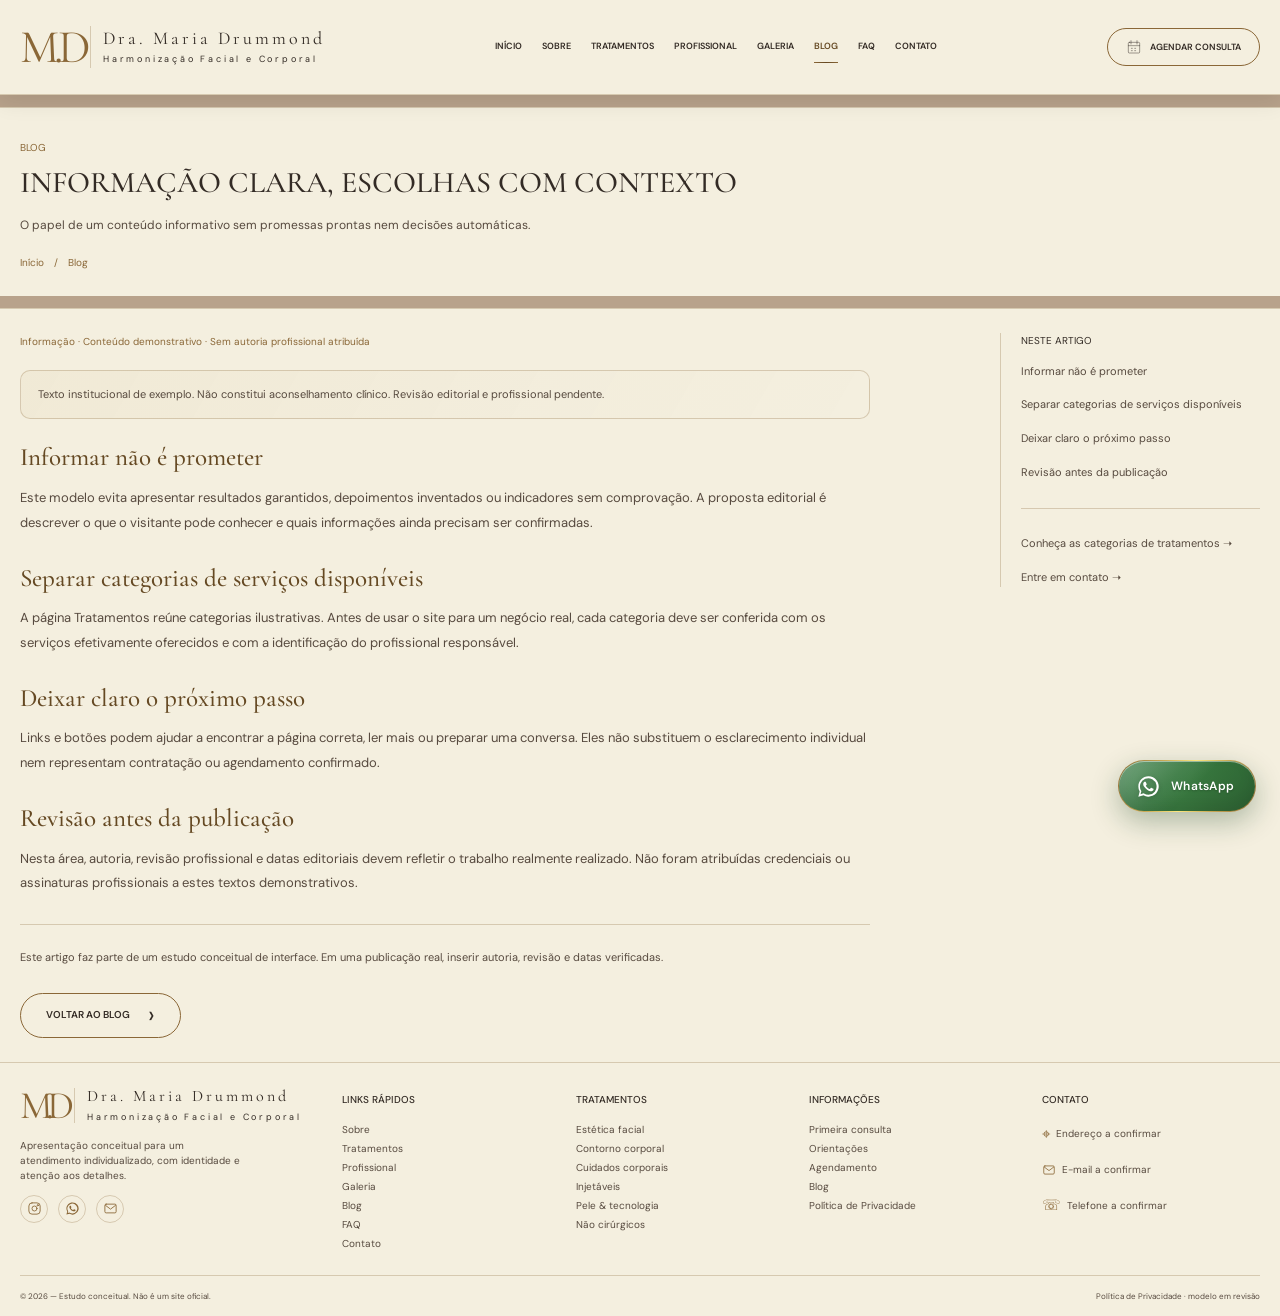
<file: artigo-informacao-clareza.html>
<!doctype html><html lang="pt-BR"><head><meta charset="utf-8"><meta name="viewport" content="width=device-width,initial-scale=1"><meta name="description" content="Estudo conceitual de site institucional de estética, com tratamentos e blog."><meta name="robots" content="noindex,nofollow"><meta name="theme-color" content="#F4EFDF"><title>Informação clara, escolhas com contexto — Dra. Maria Drummond | Estudo conceitual</title><link rel="preconnect" href="https://fonts.googleapis.com"><link rel="preconnect" href="https://fonts.gstatic.com" crossorigin><link href="https://fonts.googleapis.com/css2?family=Cormorant+Garamond:wght@400;500;600&family=DM+Sans:wght@400;500;600;700&display=swap" rel="stylesheet"><link rel="stylesheet" href="style.css"><script src="script.js" defer></script></head><body><a class="skip-link" href="#conteudo">Pular para o conteúdo</a><div class="loader is-hidden" id="loader" aria-hidden="true"><div class="loader-inner"><span class="loader-monogram">M . D</span><p class="loader-name">Dra. Maria Drummond</p><p class="loader-sub">Harmonização Facial e Corporal</p><div class="loader-line" aria-hidden="true"><i></i></div><p class="loader-sr">Carregando página</p></div></div><svg class="svg-library" xmlns="http://www.w3.org/2000/svg" aria-hidden="true"><defs>
<symbol id="i-face" viewBox="0 0 48 48"><path d="M30 5c-11-2-18 6-17 16l-5 8 7 2v9h13l3-9c8-5 8-18-1-26Z"/><path d="m28 12 3 5-3 4m-3 5h5"/></symbol>
<symbol id="i-body" viewBox="0 0 48 48"><path d="M18 4c3 8 1 11-3 17-5 8-1 17 3 23M30 4c-3 8-1 11 3 17 5 8 1 17-3 23M21 18c2 3 4 3 6 0M23 29v5"/></symbol>
<symbol id="i-breast" viewBox="0 0 48 48"><path d="M13 4c2 9-9 18-7 26 2 8 14 7 17 1M35 4c-2 9 9 18 7 26-2 8-14 7-17 1M24 10v14M17 39l-1 5m15-5 1 5"/></symbol>
<symbol id="i-inject" viewBox="0 0 48 48"><path d="m10 33 20-20 7 7-20 20-7-7Zm-4 9 7-7M27 10l13 13M34 5l9 9m-8-5-5 5m9-1-5 5M19 24l5 5m0-10 5 5"/></symbol>
<symbol id="i-skin" viewBox="0 0 48 48"><path d="M10 24C7 2 40 1 38 24M12 16c4 2 20 2 24 0M13 21c0 24 22 24 22 0M18 24h2m8 0h2m-7 3v5m-4 5h10M5 29v7m-3-3h6m33-3v7m-3-3h6"/></symbol>
<symbol id="i-lotus" viewBox="0 0 48 48"><path d="M24 42C8 33 16 15 24 5c8 10 16 28 0 37ZM24 42C9 43 1 30 5 17c12 3 18 11 19 25Zm0 0c15 1 23-12 19-25-12 3-18 11-19 25Z"/></symbol>
<symbol id="i-person" viewBox="0 0 48 48"><circle cx="24" cy="12" r="7"/><path d="M9 40v-7c0-15 30-15 30 0v7H9Zm10-18 5 9 5-9"/></symbol>
<symbol id="i-tech" viewBox="0 0 48 48"><circle cx="24" cy="24" r="10"/><path d="M24 2v7m0 30v7M2 24h7m30 0h7M8 8l5 5m22 22 5 5M8 40l5-5m22-22 5-5"/></symbol>
<symbol id="i-shield" viewBox="0 0 48 48"><path d="m24 4 16 6v13c0 11-16 21-16 21S8 34 8 23V10l16-6Z"/><path d="m17 24 5 5 10-12"/></symbol>
<symbol id="i-calendar" viewBox="0 0 48 48"><rect x="7" y="10" width="34" height="32" rx="3"/><path d="M15 5v10m18-10v10M7 20h34m-25 8h3m7 0h3m-13 7h3m7 0h3"/></symbol>
<symbol id="i-instagram" viewBox="0 0 24 24"><rect x="3" y="3" width="18" height="18" rx="5"/><circle cx="12" cy="12" r="4"/><circle cx="17.2" cy="6.8" r="1"/></symbol>
<symbol id="i-mail" viewBox="0 0 24 24"><rect x="3" y="5" width="18" height="14" rx="2"/><path d="m4 7 8 6 8-6"/></symbol>
<symbol id="i-whatsapp" viewBox="0 0 32 32"><path fill="currentColor" stroke="none" d="M16.02 3C8.84 3 3 8.84 3 16.02c0 2.3.6 4.55 1.74 6.53L3 29l6.64-1.7A13 13 0 1 0 16.02 3Zm0 23.65c-2.08 0-4.1-.56-5.86-1.62l-.42-.25-3.94 1.01 1.05-3.84-.28-.45a10.62 10.62 0 1 1 9.45 5.15Zm5.82-7.96c-.32-.16-1.9-.94-2.2-1.05-.3-.11-.52-.16-.74.16-.22.32-.85 1.05-1.04 1.27-.19.21-.39.24-.71.08-1.91-.96-3.17-1.71-4.43-3.88-.33-.57.33-.53.95-1.77.11-.22.06-.41-.03-.57-.08-.16-.74-1.78-1.01-2.43-.27-.65-.54-.56-.74-.57h-.63c-.22 0-.57.08-.87.41-.3.32-1.14 1.11-1.14 2.7s1.17 3.13 1.33 3.35c.16.21 2.3 3.51 5.57 4.92.78.34 1.39.54 1.86.69.78.25 1.49.21 2.05.13.63-.09 1.9-.78 2.17-1.54.27-.76.27-1.42.19-1.55-.08-.14-.3-.22-.62-.38Z"/></symbol>
</defs></svg><header class="header"><div class="container header-inner"><a class="brand" href="index.html#inicio"><span class="monogram">M . D</span><span>Dra. Maria Drummond<small>Harmonização Facial e Corporal</small></span></a><button type="button" class="menu-toggle" aria-expanded="false" aria-controls="main-nav" aria-label="Abrir menu">☰</button><nav id="main-nav" aria-label="Principal"><a href="index.html#inicio">Início</a><a href="index.html#sobre">Sobre</a><a href="tratamentos.html">Tratamentos</a><a href="index.html#sobre">Profissional</a><a href="index.html#resultados">Galeria</a><a href="blog.html" class="active" aria-current="page">Blog</a><a href="index.html#faq">FAQ</a><a href="index.html#consulta">Contato</a></nav><a href="index.html#consulta" class="button outline header-button"><svg aria-hidden="true"><use href="#i-calendar"/></svg>Agendar consulta</a></div></header><main id="conteudo"><section class="page-intro section-shell"><div class="container"><p class="eyebrow">Blog</p><h1>Informação clara, escolhas com contexto</h1><p>O papel de um conteúdo informativo sem promessas prontas nem decisões automáticas.</p><nav class="breadcrumbs" aria-label="Caminho de navegação"><a href="index.html">Início</a><span aria-hidden="true">/</span><span>Blog</span></nav></div></section><section class="section-shell page-content"><div class="container article-layout"><article class="article-body"><p class="article-meta">Informação · Conteúdo demonstrativo · Sem autoria profissional atribuída</p><p class="editorial-warning">Texto institucional de exemplo. Não constitui aconselhamento clínico. Revisão editorial e profissional pendente.</p><section id="parte-1"><h2>Informar não é prometer</h2><p>Este modelo evita apresentar resultados garantidos, depoimentos inventados ou indicadores sem comprovação. A proposta editorial é descrever o que o visitante pode conhecer e quais informações ainda precisam ser confirmadas.</p></section><section id="parte-2"><h2>Separar categorias de serviços disponíveis</h2><p>A página Tratamentos reúne categorias ilustrativas. Antes de usar o site para um negócio real, cada categoria deve ser conferida com os serviços efetivamente oferecidos e com a identificação do profissional responsável.</p></section><section id="parte-3"><h2>Deixar claro o próximo passo</h2><p>Links e botões podem ajudar a encontrar a página correta, ler mais ou preparar uma conversa. Eles não substituem o esclarecimento individual nem representam contratação ou agendamento confirmado.</p></section><section id="parte-4"><h2>Revisão antes da publicação</h2><p>Nesta área, autoria, revisão profissional e datas editoriais devem refletir o trabalho realmente realizado. Não foram atribuídas credenciais ou assinaturas profissionais a estes textos demonstrativos.</p></section><div class="article-end"><p>Este artigo faz parte de um estudo conceitual de interface. Em uma publicação real, inserir autoria, revisão e datas verificadas.</p><a class="button outline" href="blog.html">Voltar ao blog <span>›</span></a></div></article><aside class="article-aside"><p class="eyebrow">NESTE ARTIGO</p><a href="#parte-1">Informar não é prometer</a><a href="#parte-2">Separar categorias de serviços disponíveis</a><a href="#parte-3">Deixar claro o próximo passo</a><a href="#parte-4">Revisão antes da publicação</a><hr><a href="tratamentos.html">Conheça as categorias de tratamentos ➝</a><a href="index.html#consulta">Entre em contato ➝</a></aside></div></section></main><footer class="site-footer" id="informacoes"><div class="container footer-grid"><div class="footer-brand"><a class="brand" href="index.html#inicio"><span class="monogram">M . D</span><span>Dra. Maria Drummond<small>Harmonização Facial e Corporal</small></span></a><p>Apresentação conceitual para um atendimento individualizado, com identidade e atenção aos detalhes.</p><div class="social-list"><a href="index.html#consulta" data-contact="instagram" aria-label="Instagram"><svg aria-hidden="true"><use href="#i-instagram"/></svg></a><a href="index.html#consulta" data-contact="whatsapp" aria-label="WhatsApp"><svg aria-hidden="true"><use href="#i-whatsapp"/></svg></a><a href="index.html#consulta" data-contact="email" aria-label="E-mail"><svg aria-hidden="true"><use href="#i-mail"/></svg></a></div></div><div><h3>Links rápidos</h3><a href="index.html#sobre">Sobre</a><a href="tratamentos.html">Tratamentos</a><a href="index.html#sobre">Profissional</a><a href="index.html#resultados">Galeria</a><a href="blog.html">Blog</a><a href="index.html#faq">FAQ</a><a href="index.html#consulta">Contato</a></div><div><h3>Tratamentos</h3><a href="tratamentos.html#estetica-facial">Estética facial</a><a href="tratamentos.html#contorno-corporal">Contorno corporal</a><a href="tratamentos.html#cuidados-corporais">Cuidados corporais</a><a href="tratamentos.html#injetaveis">Injetáveis</a><a href="tratamentos.html#pele-tecnologia">Pele & tecnologia</a><a href="tratamentos.html#nao-cirurgicos">Não cirúrgicos</a></div><div><h3>Informações</h3><a href="index.html#consulta">Primeira consulta</a><a href="index.html#faq">Orientações</a><a href="index.html#consulta">Agendamento</a><a href="blog.html">Blog</a><a href="politica-de-privacidade.html">Política de Privacidade</a></div><div class="footer-contacts"><h3>Contato</h3><a class="footer-contact" href="index.html#localizacao" data-contact="map"><span aria-hidden="true">⌖</span><span data-label="address">Endereço a confirmar</span></a><a class="footer-contact footer-email" href="index.html#consulta" data-contact="email"><svg aria-hidden="true"><use href="#i-mail"/></svg><span data-label="email">E-mail a confirmar</span></a><a class="footer-contact" href="index.html#consulta" data-contact="phone"><span aria-hidden="true">☏</span><span data-label="phone">Telefone a confirmar</span></a></div></div><div class="container footer-bottom"><span>© <span id="year">2026</span> — Estudo conceitual. Não é um site oficial.</span><a href="politica-de-privacidade.html">Política de Privacidade · modelo em revisão</a></div></footer><a class="whatsapp-float" href="index.html#consulta" data-contact="whatsapp" aria-label="Conversar pelo WhatsApp"><svg aria-hidden="true"><use href="#i-whatsapp"/></svg><span class="whatsapp-label">WhatsApp</span></a><button type="button" id="back-to-top" class="back-to-top" aria-label="Voltar ao topo">↑</button><div class="contact-toast" id="contact-toast" role="status" aria-live="polite" hidden></div></body></html>
</file>
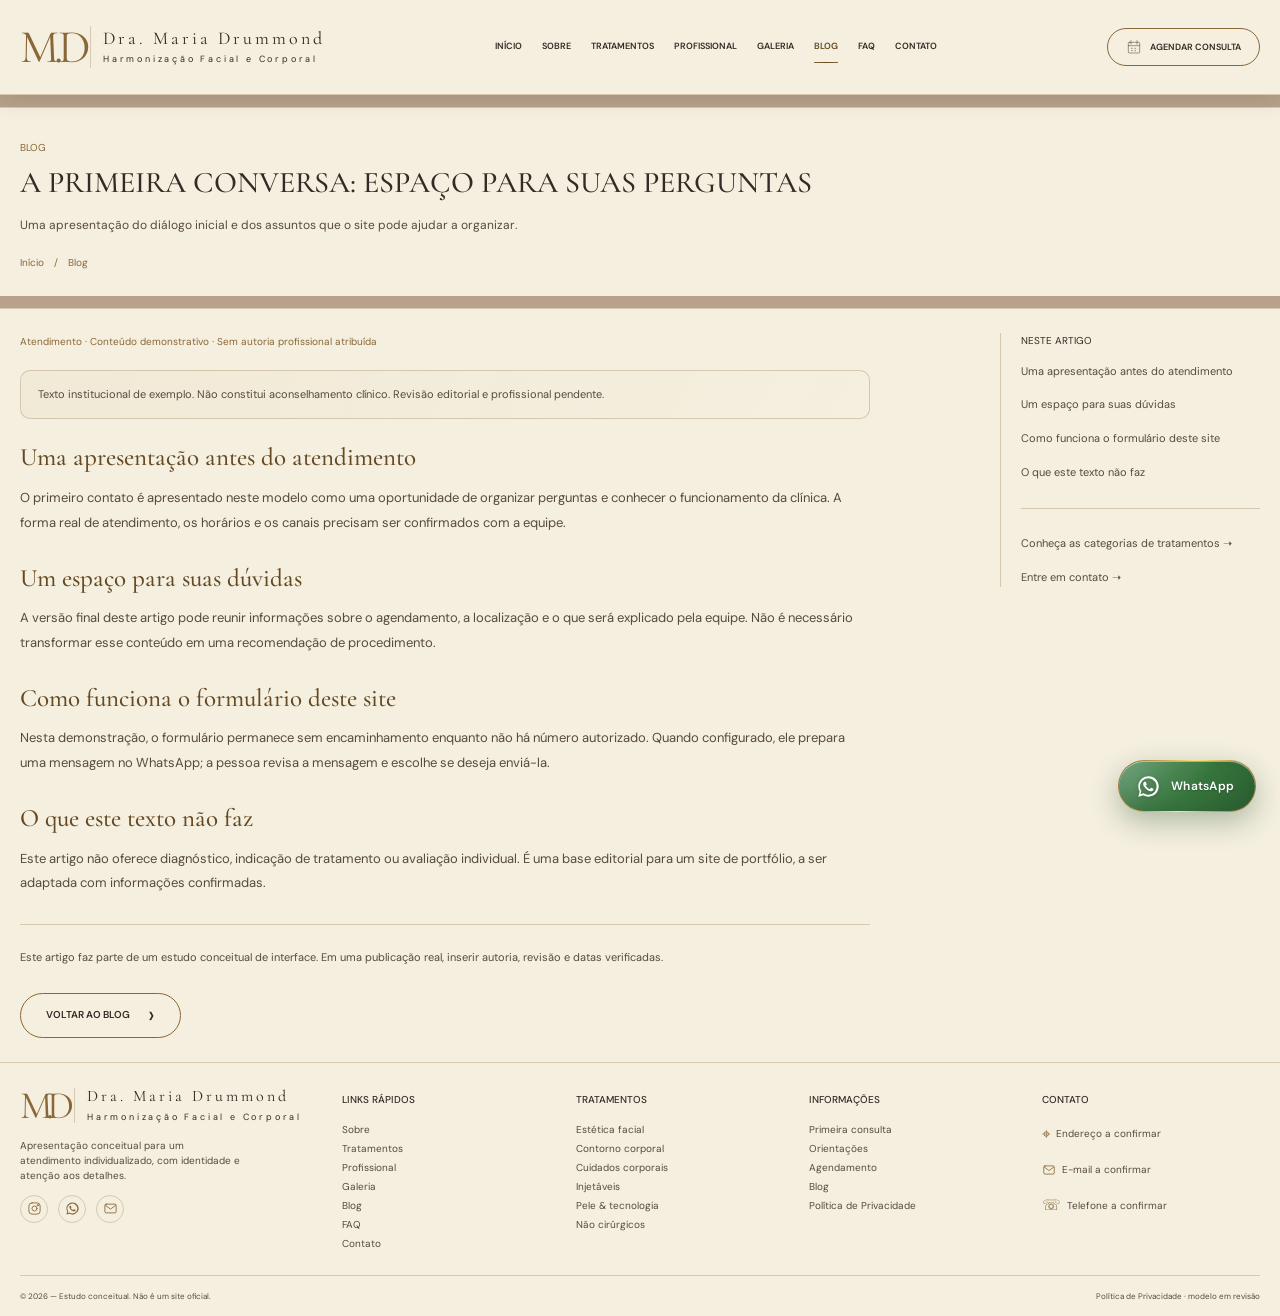
<file: artigo-primeira-conversa.html>
<!doctype html><html lang="pt-BR"><head><meta charset="utf-8"><meta name="viewport" content="width=device-width,initial-scale=1"><meta name="description" content="Estudo conceitual de site institucional de estética, com tratamentos e blog."><meta name="robots" content="noindex,nofollow"><meta name="theme-color" content="#F4EFDF"><title>A primeira conversa: espaço para suas perguntas — Dra. Maria Drummond | Estudo conceitual</title><link rel="preconnect" href="https://fonts.googleapis.com"><link rel="preconnect" href="https://fonts.gstatic.com" crossorigin><link href="https://fonts.googleapis.com/css2?family=Cormorant+Garamond:wght@400;500;600&family=DM+Sans:wght@400;500;600;700&display=swap" rel="stylesheet"><link rel="stylesheet" href="style.css"><script src="script.js" defer></script></head><body><a class="skip-link" href="#conteudo">Pular para o conteúdo</a><div class="loader is-hidden" id="loader" aria-hidden="true"><div class="loader-inner"><span class="loader-monogram">M . D</span><p class="loader-name">Dra. Maria Drummond</p><p class="loader-sub">Harmonização Facial e Corporal</p><div class="loader-line" aria-hidden="true"><i></i></div><p class="loader-sr">Carregando página</p></div></div><svg class="svg-library" xmlns="http://www.w3.org/2000/svg" aria-hidden="true"><defs>
<symbol id="i-face" viewBox="0 0 48 48"><path d="M30 5c-11-2-18 6-17 16l-5 8 7 2v9h13l3-9c8-5 8-18-1-26Z"/><path d="m28 12 3 5-3 4m-3 5h5"/></symbol>
<symbol id="i-body" viewBox="0 0 48 48"><path d="M18 4c3 8 1 11-3 17-5 8-1 17 3 23M30 4c-3 8-1 11 3 17 5 8 1 17-3 23M21 18c2 3 4 3 6 0M23 29v5"/></symbol>
<symbol id="i-breast" viewBox="0 0 48 48"><path d="M13 4c2 9-9 18-7 26 2 8 14 7 17 1M35 4c-2 9 9 18 7 26-2 8-14 7-17 1M24 10v14M17 39l-1 5m15-5 1 5"/></symbol>
<symbol id="i-inject" viewBox="0 0 48 48"><path d="m10 33 20-20 7 7-20 20-7-7Zm-4 9 7-7M27 10l13 13M34 5l9 9m-8-5-5 5m9-1-5 5M19 24l5 5m0-10 5 5"/></symbol>
<symbol id="i-skin" viewBox="0 0 48 48"><path d="M10 24C7 2 40 1 38 24M12 16c4 2 20 2 24 0M13 21c0 24 22 24 22 0M18 24h2m8 0h2m-7 3v5m-4 5h10M5 29v7m-3-3h6m33-3v7m-3-3h6"/></symbol>
<symbol id="i-lotus" viewBox="0 0 48 48"><path d="M24 42C8 33 16 15 24 5c8 10 16 28 0 37ZM24 42C9 43 1 30 5 17c12 3 18 11 19 25Zm0 0c15 1 23-12 19-25-12 3-18 11-19 25Z"/></symbol>
<symbol id="i-person" viewBox="0 0 48 48"><circle cx="24" cy="12" r="7"/><path d="M9 40v-7c0-15 30-15 30 0v7H9Zm10-18 5 9 5-9"/></symbol>
<symbol id="i-tech" viewBox="0 0 48 48"><circle cx="24" cy="24" r="10"/><path d="M24 2v7m0 30v7M2 24h7m30 0h7M8 8l5 5m22 22 5 5M8 40l5-5m22-22 5-5"/></symbol>
<symbol id="i-shield" viewBox="0 0 48 48"><path d="m24 4 16 6v13c0 11-16 21-16 21S8 34 8 23V10l16-6Z"/><path d="m17 24 5 5 10-12"/></symbol>
<symbol id="i-calendar" viewBox="0 0 48 48"><rect x="7" y="10" width="34" height="32" rx="3"/><path d="M15 5v10m18-10v10M7 20h34m-25 8h3m7 0h3m-13 7h3m7 0h3"/></symbol>
<symbol id="i-instagram" viewBox="0 0 24 24"><rect x="3" y="3" width="18" height="18" rx="5"/><circle cx="12" cy="12" r="4"/><circle cx="17.2" cy="6.8" r="1"/></symbol>
<symbol id="i-mail" viewBox="0 0 24 24"><rect x="3" y="5" width="18" height="14" rx="2"/><path d="m4 7 8 6 8-6"/></symbol>
<symbol id="i-whatsapp" viewBox="0 0 32 32"><path fill="currentColor" stroke="none" d="M16.02 3C8.84 3 3 8.84 3 16.02c0 2.3.6 4.55 1.74 6.53L3 29l6.64-1.7A13 13 0 1 0 16.02 3Zm0 23.65c-2.08 0-4.1-.56-5.86-1.62l-.42-.25-3.94 1.01 1.05-3.84-.28-.45a10.62 10.62 0 1 1 9.45 5.15Zm5.82-7.96c-.32-.16-1.9-.94-2.2-1.05-.3-.11-.52-.16-.74.16-.22.32-.85 1.05-1.04 1.27-.19.21-.39.24-.71.08-1.91-.96-3.17-1.71-4.43-3.88-.33-.57.33-.53.95-1.77.11-.22.06-.41-.03-.57-.08-.16-.74-1.78-1.01-2.43-.27-.65-.54-.56-.74-.57h-.63c-.22 0-.57.08-.87.41-.3.32-1.14 1.11-1.14 2.7s1.17 3.13 1.33 3.35c.16.21 2.3 3.51 5.57 4.92.78.34 1.39.54 1.86.69.78.25 1.49.21 2.05.13.63-.09 1.9-.78 2.17-1.54.27-.76.27-1.42.19-1.55-.08-.14-.3-.22-.62-.38Z"/></symbol>
</defs></svg><header class="header"><div class="container header-inner"><a class="brand" href="index.html#inicio"><span class="monogram">M . D</span><span>Dra. Maria Drummond<small>Harmonização Facial e Corporal</small></span></a><button type="button" class="menu-toggle" aria-expanded="false" aria-controls="main-nav" aria-label="Abrir menu">☰</button><nav id="main-nav" aria-label="Principal"><a href="index.html#inicio">Início</a><a href="index.html#sobre">Sobre</a><a href="tratamentos.html">Tratamentos</a><a href="index.html#sobre">Profissional</a><a href="index.html#resultados">Galeria</a><a href="blog.html" class="active" aria-current="page">Blog</a><a href="index.html#faq">FAQ</a><a href="index.html#consulta">Contato</a></nav><a href="index.html#consulta" class="button outline header-button"><svg aria-hidden="true"><use href="#i-calendar"/></svg>Agendar consulta</a></div></header><main id="conteudo"><section class="page-intro section-shell"><div class="container"><p class="eyebrow">Blog</p><h1>A primeira conversa: espaço para suas perguntas</h1><p>Uma apresentação do diálogo inicial e dos assuntos que o site pode ajudar a organizar.</p><nav class="breadcrumbs" aria-label="Caminho de navegação"><a href="index.html">Início</a><span aria-hidden="true">/</span><span>Blog</span></nav></div></section><section class="section-shell page-content"><div class="container article-layout"><article class="article-body"><p class="article-meta">Atendimento · Conteúdo demonstrativo · Sem autoria profissional atribuída</p><p class="editorial-warning">Texto institucional de exemplo. Não constitui aconselhamento clínico. Revisão editorial e profissional pendente.</p><section id="parte-1"><h2>Uma apresentação antes do atendimento</h2><p>O primeiro contato é apresentado neste modelo como uma oportunidade de organizar perguntas e conhecer o funcionamento da clínica. A forma real de atendimento, os horários e os canais precisam ser confirmados com a equipe.</p></section><section id="parte-2"><h2>Um espaço para suas dúvidas</h2><p>A versão final deste artigo pode reunir informações sobre o agendamento, a localização e o que será explicado pela equipe. Não é necessário transformar esse conteúdo em uma recomendação de procedimento.</p></section><section id="parte-3"><h2>Como funciona o formulário deste site</h2><p>Nesta demonstração, o formulário permanece sem encaminhamento enquanto não há número autorizado. Quando configurado, ele prepara uma mensagem no WhatsApp; a pessoa revisa a mensagem e escolhe se deseja enviá-la.</p></section><section id="parte-4"><h2>O que este texto não faz</h2><p>Este artigo não oferece diagnóstico, indicação de tratamento ou avaliação individual. É uma base editorial para um site de portfólio, a ser adaptada com informações confirmadas.</p></section><div class="article-end"><p>Este artigo faz parte de um estudo conceitual de interface. Em uma publicação real, inserir autoria, revisão e datas verificadas.</p><a class="button outline" href="blog.html">Voltar ao blog <span>›</span></a></div></article><aside class="article-aside"><p class="eyebrow">NESTE ARTIGO</p><a href="#parte-1">Uma apresentação antes do atendimento</a><a href="#parte-2">Um espaço para suas dúvidas</a><a href="#parte-3">Como funciona o formulário deste site</a><a href="#parte-4">O que este texto não faz</a><hr><a href="tratamentos.html">Conheça as categorias de tratamentos ➝</a><a href="index.html#consulta">Entre em contato ➝</a></aside></div></section></main><footer class="site-footer" id="informacoes"><div class="container footer-grid"><div class="footer-brand"><a class="brand" href="index.html#inicio"><span class="monogram">M . D</span><span>Dra. Maria Drummond<small>Harmonização Facial e Corporal</small></span></a><p>Apresentação conceitual para um atendimento individualizado, com identidade e atenção aos detalhes.</p><div class="social-list"><a href="index.html#consulta" data-contact="instagram" aria-label="Instagram"><svg aria-hidden="true"><use href="#i-instagram"/></svg></a><a href="index.html#consulta" data-contact="whatsapp" aria-label="WhatsApp"><svg aria-hidden="true"><use href="#i-whatsapp"/></svg></a><a href="index.html#consulta" data-contact="email" aria-label="E-mail"><svg aria-hidden="true"><use href="#i-mail"/></svg></a></div></div><div><h3>Links rápidos</h3><a href="index.html#sobre">Sobre</a><a href="tratamentos.html">Tratamentos</a><a href="index.html#sobre">Profissional</a><a href="index.html#resultados">Galeria</a><a href="blog.html">Blog</a><a href="index.html#faq">FAQ</a><a href="index.html#consulta">Contato</a></div><div><h3>Tratamentos</h3><a href="tratamentos.html#estetica-facial">Estética facial</a><a href="tratamentos.html#contorno-corporal">Contorno corporal</a><a href="tratamentos.html#cuidados-corporais">Cuidados corporais</a><a href="tratamentos.html#injetaveis">Injetáveis</a><a href="tratamentos.html#pele-tecnologia">Pele & tecnologia</a><a href="tratamentos.html#nao-cirurgicos">Não cirúrgicos</a></div><div><h3>Informações</h3><a href="index.html#consulta">Primeira consulta</a><a href="index.html#faq">Orientações</a><a href="index.html#consulta">Agendamento</a><a href="blog.html">Blog</a><a href="politica-de-privacidade.html">Política de Privacidade</a></div><div class="footer-contacts"><h3>Contato</h3><a class="footer-contact" href="index.html#localizacao" data-contact="map"><span aria-hidden="true">⌖</span><span data-label="address">Endereço a confirmar</span></a><a class="footer-contact footer-email" href="index.html#consulta" data-contact="email"><svg aria-hidden="true"><use href="#i-mail"/></svg><span data-label="email">E-mail a confirmar</span></a><a class="footer-contact" href="index.html#consulta" data-contact="phone"><span aria-hidden="true">☏</span><span data-label="phone">Telefone a confirmar</span></a></div></div><div class="container footer-bottom"><span>© <span id="year">2026</span> — Estudo conceitual. Não é um site oficial.</span><a href="politica-de-privacidade.html">Política de Privacidade · modelo em revisão</a></div></footer><a class="whatsapp-float" href="index.html#consulta" data-contact="whatsapp" aria-label="Conversar pelo WhatsApp"><svg aria-hidden="true"><use href="#i-whatsapp"/></svg><span class="whatsapp-label">WhatsApp</span></a><button type="button" id="back-to-top" class="back-to-top" aria-label="Voltar ao topo">↑</button><div class="contact-toast" id="contact-toast" role="status" aria-live="polite" hidden></div></body></html>
</file>
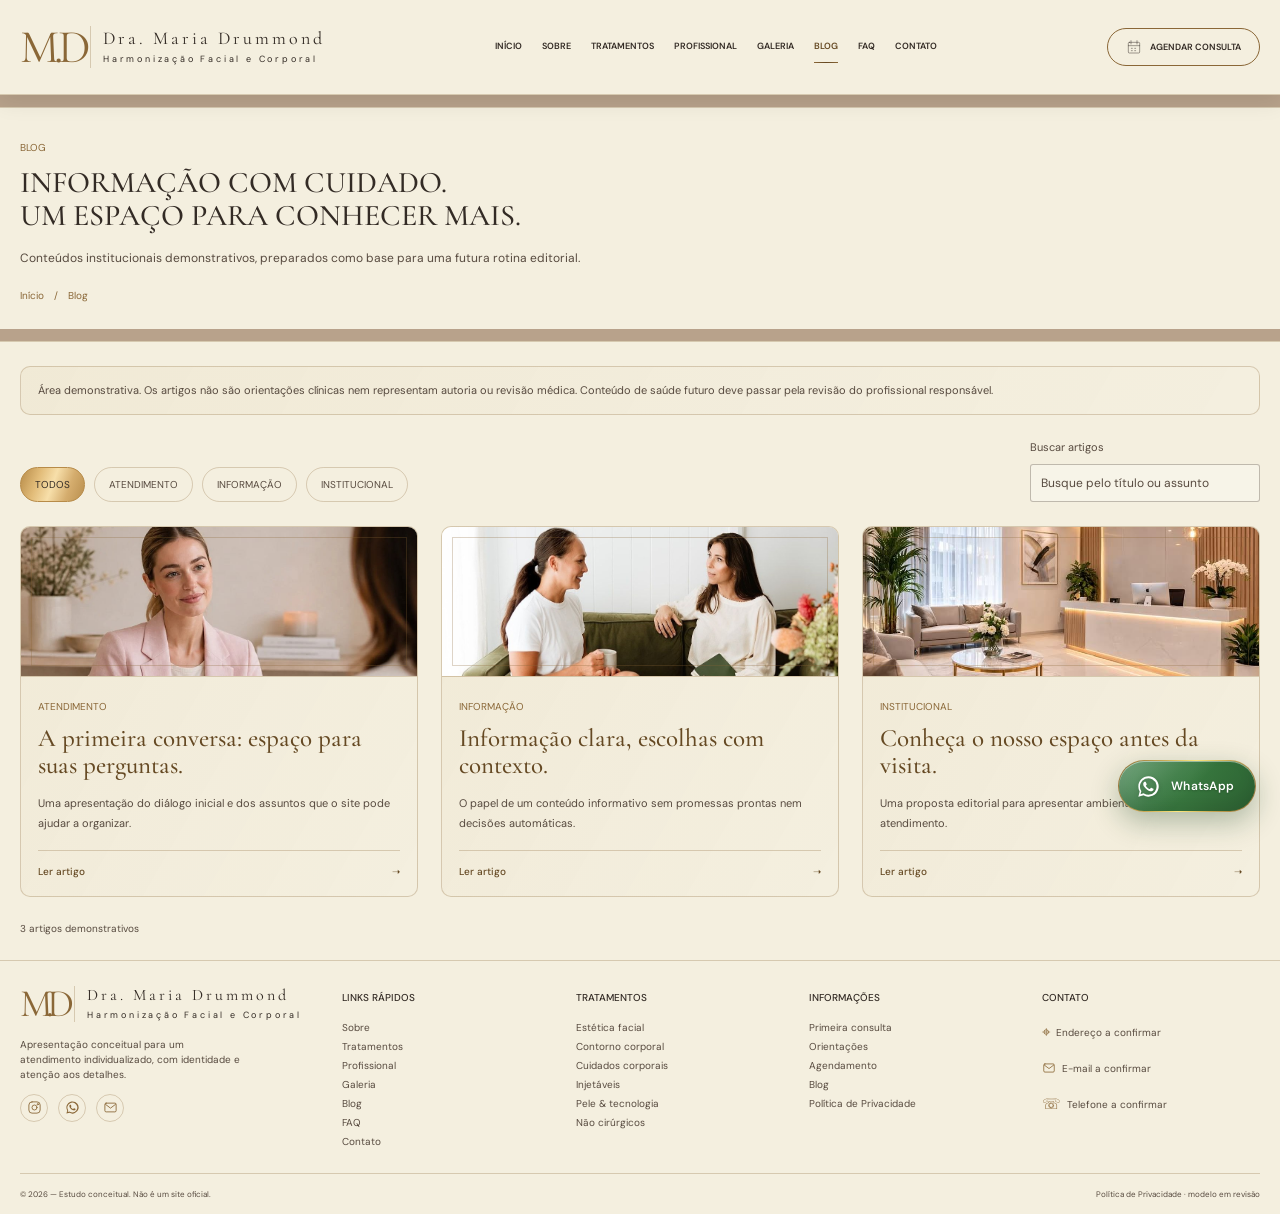
<file: blog.html>
<!doctype html><html lang="pt-BR"><head><meta charset="utf-8"><meta name="viewport" content="width=device-width,initial-scale=1"><meta name="description" content="Estudo conceitual de site institucional de estética, com tratamentos e blog."><meta name="robots" content="noindex,nofollow"><meta name="theme-color" content="#F4EFDF"><title>Blog — Dra. Maria Drummond | Estudo conceitual</title><link rel="preconnect" href="https://fonts.googleapis.com"><link rel="preconnect" href="https://fonts.gstatic.com" crossorigin><link href="https://fonts.googleapis.com/css2?family=Cormorant+Garamond:wght@400;500;600&family=DM+Sans:wght@400;500;600;700&display=swap" rel="stylesheet"><link rel="stylesheet" href="style.css"><script src="script.js" defer></script></head><body><a class="skip-link" href="#conteudo">Pular para o conteúdo</a><div class="loader is-hidden" id="loader" aria-hidden="true"><div class="loader-inner"><span class="loader-monogram">M . D</span><p class="loader-name">Dra. Maria Drummond</p><p class="loader-sub">Harmonização Facial e Corporal</p><div class="loader-line" aria-hidden="true"><i></i></div><p class="loader-sr">Carregando página</p></div></div><svg class="svg-library" xmlns="http://www.w3.org/2000/svg" aria-hidden="true"><defs>
<symbol id="i-face" viewBox="0 0 48 48"><path d="M30 5c-11-2-18 6-17 16l-5 8 7 2v9h13l3-9c8-5 8-18-1-26Z"/><path d="m28 12 3 5-3 4m-3 5h5"/></symbol>
<symbol id="i-body" viewBox="0 0 48 48"><path d="M18 4c3 8 1 11-3 17-5 8-1 17 3 23M30 4c-3 8-1 11 3 17 5 8 1 17-3 23M21 18c2 3 4 3 6 0M23 29v5"/></symbol>
<symbol id="i-breast" viewBox="0 0 48 48"><path d="M13 4c2 9-9 18-7 26 2 8 14 7 17 1M35 4c-2 9 9 18 7 26-2 8-14 7-17 1M24 10v14M17 39l-1 5m15-5 1 5"/></symbol>
<symbol id="i-inject" viewBox="0 0 48 48"><path d="m10 33 20-20 7 7-20 20-7-7Zm-4 9 7-7M27 10l13 13M34 5l9 9m-8-5-5 5m9-1-5 5M19 24l5 5m0-10 5 5"/></symbol>
<symbol id="i-skin" viewBox="0 0 48 48"><path d="M10 24C7 2 40 1 38 24M12 16c4 2 20 2 24 0M13 21c0 24 22 24 22 0M18 24h2m8 0h2m-7 3v5m-4 5h10M5 29v7m-3-3h6m33-3v7m-3-3h6"/></symbol>
<symbol id="i-lotus" viewBox="0 0 48 48"><path d="M24 42C8 33 16 15 24 5c8 10 16 28 0 37ZM24 42C9 43 1 30 5 17c12 3 18 11 19 25Zm0 0c15 1 23-12 19-25-12 3-18 11-19 25Z"/></symbol>
<symbol id="i-person" viewBox="0 0 48 48"><circle cx="24" cy="12" r="7"/><path d="M9 40v-7c0-15 30-15 30 0v7H9Zm10-18 5 9 5-9"/></symbol>
<symbol id="i-tech" viewBox="0 0 48 48"><circle cx="24" cy="24" r="10"/><path d="M24 2v7m0 30v7M2 24h7m30 0h7M8 8l5 5m22 22 5 5M8 40l5-5m22-22 5-5"/></symbol>
<symbol id="i-shield" viewBox="0 0 48 48"><path d="m24 4 16 6v13c0 11-16 21-16 21S8 34 8 23V10l16-6Z"/><path d="m17 24 5 5 10-12"/></symbol>
<symbol id="i-calendar" viewBox="0 0 48 48"><rect x="7" y="10" width="34" height="32" rx="3"/><path d="M15 5v10m18-10v10M7 20h34m-25 8h3m7 0h3m-13 7h3m7 0h3"/></symbol>
<symbol id="i-instagram" viewBox="0 0 24 24"><rect x="3" y="3" width="18" height="18" rx="5"/><circle cx="12" cy="12" r="4"/><circle cx="17.2" cy="6.8" r="1"/></symbol>
<symbol id="i-mail" viewBox="0 0 24 24"><rect x="3" y="5" width="18" height="14" rx="2"/><path d="m4 7 8 6 8-6"/></symbol>
<symbol id="i-whatsapp" viewBox="0 0 32 32"><path fill="currentColor" stroke="none" d="M16.02 3C8.84 3 3 8.84 3 16.02c0 2.3.6 4.55 1.74 6.53L3 29l6.64-1.7A13 13 0 1 0 16.02 3Zm0 23.65c-2.08 0-4.1-.56-5.86-1.62l-.42-.25-3.94 1.01 1.05-3.84-.28-.45a10.62 10.62 0 1 1 9.45 5.15Zm5.82-7.96c-.32-.16-1.9-.94-2.2-1.05-.3-.11-.52-.16-.74.16-.22.32-.85 1.05-1.04 1.27-.19.21-.39.24-.71.08-1.91-.96-3.17-1.71-4.43-3.88-.33-.57.33-.53.95-1.77.11-.22.06-.41-.03-.57-.08-.16-.74-1.78-1.01-2.43-.27-.65-.54-.56-.74-.57h-.63c-.22 0-.57.08-.87.41-.3.32-1.14 1.11-1.14 2.7s1.17 3.13 1.33 3.35c.16.21 2.3 3.51 5.57 4.92.78.34 1.39.54 1.86.69.78.25 1.49.21 2.05.13.63-.09 1.9-.78 2.17-1.54.27-.76.27-1.42.19-1.55-.08-.14-.3-.22-.62-.38Z"/></symbol>
</defs></svg><header class="header"><div class="container header-inner"><a class="brand" href="index.html#inicio"><span class="monogram">M . D</span><span>Dra. Maria Drummond<small>Harmonização Facial e Corporal</small></span></a><button type="button" class="menu-toggle" aria-expanded="false" aria-controls="main-nav" aria-label="Abrir menu">☰</button><nav id="main-nav" aria-label="Principal"><a href="index.html#inicio">Início</a><a href="index.html#sobre">Sobre</a><a href="tratamentos.html">Tratamentos</a><a href="index.html#sobre">Profissional</a><a href="index.html#resultados">Galeria</a><a href="blog.html" class="active" aria-current="page">Blog</a><a href="index.html#faq">FAQ</a><a href="index.html#consulta">Contato</a></nav><a href="index.html#consulta" class="button outline header-button"><svg aria-hidden="true"><use href="#i-calendar"/></svg>Agendar consulta</a></div></header><main id="conteudo"><section class="page-intro section-shell"><div class="container"><p class="eyebrow">Blog</p><h1>Informação com cuidado.<br>Um espaço para conhecer mais.</h1><p>Conteúdos institucionais demonstrativos, preparados como base para uma futura rotina editorial.</p><nav class="breadcrumbs" aria-label="Caminho de navegação"><a href="index.html">Início</a><span aria-hidden="true">/</span><span>Blog</span></nav></div></section><section class="section-shell page-content"><div class="container"><p class="editorial-warning">Área demonstrativa. Os artigos não são orientações clínicas nem representam autoria ou revisão médica. Conteúdo de saúde futuro deve passar pela revisão do profissional responsável.</p><div class="blog-tools"><div class="blog-filters" role="group" aria-label="Filtrar artigos por categoria"><button type="button" data-filter="todos" aria-pressed="true">Todos</button><button type="button" data-filter="atendimento" aria-pressed="false">Atendimento</button><button type="button" data-filter="informação" aria-pressed="false">Informação</button><button type="button" data-filter="institucional" aria-pressed="false">Institucional</button></div><label class="blog-search-label" for="blog-search">Buscar artigos<input type="search" id="blog-search" placeholder="Busque pelo título ou assunto"></label></div><div class="blog-grid"><article class="blog-card reveal reveal-up" data-category="atendimento"><a class="blog-card-link" href="artigo-primeira-conversa.html"><div class="blog-art">
  <img
    class="blog-card-image"
    src="src/perguntas.jpg"
    alt=""
    width="1000"
    height="700"
    loading="lazy"
  >
</div><div class="blog-card-copy"><p class="eyebrow">Atendimento</p><h3>A primeira conversa: espaço para suas perguntas.</h3><p>Uma apresentação do diálogo inicial e dos assuntos que o site pode ajudar a organizar.</p><span class="blog-read">Ler artigo <span aria-hidden="true">➝</span></span></div></a></article><article class="blog-card reveal reveal-up" data-category="informação"><a class="blog-card-link" href="artigo-informacao-clareza.html"><div class="blog-art">
  <img
    class="blog-card-image"
    src="src/esp.jpg"
    alt=""
    width="1000"
    height="700"
    loading="lazy"
  >
</div><div class="blog-card-copy"><p class="eyebrow">Informação</p><h3>Informação clara, escolhas com contexto.</h3><p>O papel de um conteúdo informativo sem promessas prontas nem decisões automáticas.</p><span class="blog-read">Ler artigo <span aria-hidden="true">➝</span></span></div></a></article><article class="blog-card reveal reveal-up" data-category="institucional"><a class="blog-card-link" href="artigo-conheca-espaco.html"><div class="blog-art">
  <img
    class="blog-card-image"
    src="src/amb2.jpg"
    alt=""
    width="1000"
    height="700"
    loading="lazy"
  >
</div><div class="blog-card-copy"><p class="eyebrow">Institucional</p><h3>Conheça o nosso espaço antes da visita.</h3><p>Uma proposta editorial para apresentar ambiente, acesso e canais de atendimento.</p><span class="blog-read">Ler artigo <span aria-hidden="true">➝</span></span></div></a></article></div><p class="blog-empty" hidden>Nenhum artigo encontrado para esta busca.</p><p class="blog-results" role="status" aria-live="polite">3 artigos demonstrativos</p></div></section></main><footer class="site-footer" id="informacoes"><div class="container footer-grid"><div class="footer-brand"><a class="brand" href="index.html#inicio"><span class="monogram">M . D</span><span>Dra. Maria Drummond<small>Harmonização Facial e Corporal</small></span></a><p>Apresentação conceitual para um atendimento individualizado, com identidade e atenção aos detalhes.</p><div class="social-list"><a href="index.html#consulta" data-contact="instagram" aria-label="Instagram"><svg aria-hidden="true"><use href="#i-instagram"/></svg></a><a href="index.html#consulta" data-contact="whatsapp" aria-label="WhatsApp"><svg aria-hidden="true"><use href="#i-whatsapp"/></svg></a><a href="index.html#consulta" data-contact="email" aria-label="E-mail"><svg aria-hidden="true"><use href="#i-mail"/></svg></a></div></div><div><h3>Links rápidos</h3><a href="index.html#sobre">Sobre</a><a href="tratamentos.html">Tratamentos</a><a href="index.html#sobre">Profissional</a><a href="index.html#resultados">Galeria</a><a href="blog.html">Blog</a><a href="index.html#faq">FAQ</a><a href="index.html#consulta">Contato</a></div><div><h3>Tratamentos</h3><a href="tratamentos.html#estetica-facial">Estética facial</a><a href="tratamentos.html#contorno-corporal">Contorno corporal</a><a href="tratamentos.html#cuidados-corporais">Cuidados corporais</a><a href="tratamentos.html#injetaveis">Injetáveis</a><a href="tratamentos.html#pele-tecnologia">Pele & tecnologia</a><a href="tratamentos.html#nao-cirurgicos">Não cirúrgicos</a></div><div><h3>Informações</h3><a href="index.html#consulta">Primeira consulta</a><a href="index.html#faq">Orientações</a><a href="index.html#consulta">Agendamento</a><a href="blog.html">Blog</a><a href="politica-de-privacidade.html">Política de Privacidade</a></div><div class="footer-contacts"><h3>Contato</h3><a class="footer-contact" href="index.html#localizacao" data-contact="map"><span aria-hidden="true">⌖</span><span data-label="address">Endereço a confirmar</span></a><a class="footer-contact footer-email" href="index.html#consulta" data-contact="email"><svg aria-hidden="true"><use href="#i-mail"/></svg><span data-label="email">E-mail a confirmar</span></a><a class="footer-contact" href="index.html#consulta" data-contact="phone"><span aria-hidden="true">☏</span><span data-label="phone">Telefone a confirmar</span></a></div></div><div class="container footer-bottom"><span>© <span id="year">2026</span> — Estudo conceitual. Não é um site oficial.</span><a href="politica-de-privacidade.html">Política de Privacidade · modelo em revisão</a></div></footer><a class="whatsapp-float" href="index.html#consulta" data-contact="whatsapp" aria-label="Conversar pelo WhatsApp"><svg aria-hidden="true"><use href="#i-whatsapp"/></svg><span class="whatsapp-label">WhatsApp</span></a><button type="button" id="back-to-top" class="back-to-top" aria-label="Voltar ao topo">↑</button><div class="contact-toast" id="contact-toast" role="status" aria-live="polite" hidden></div></body></html>
</file>
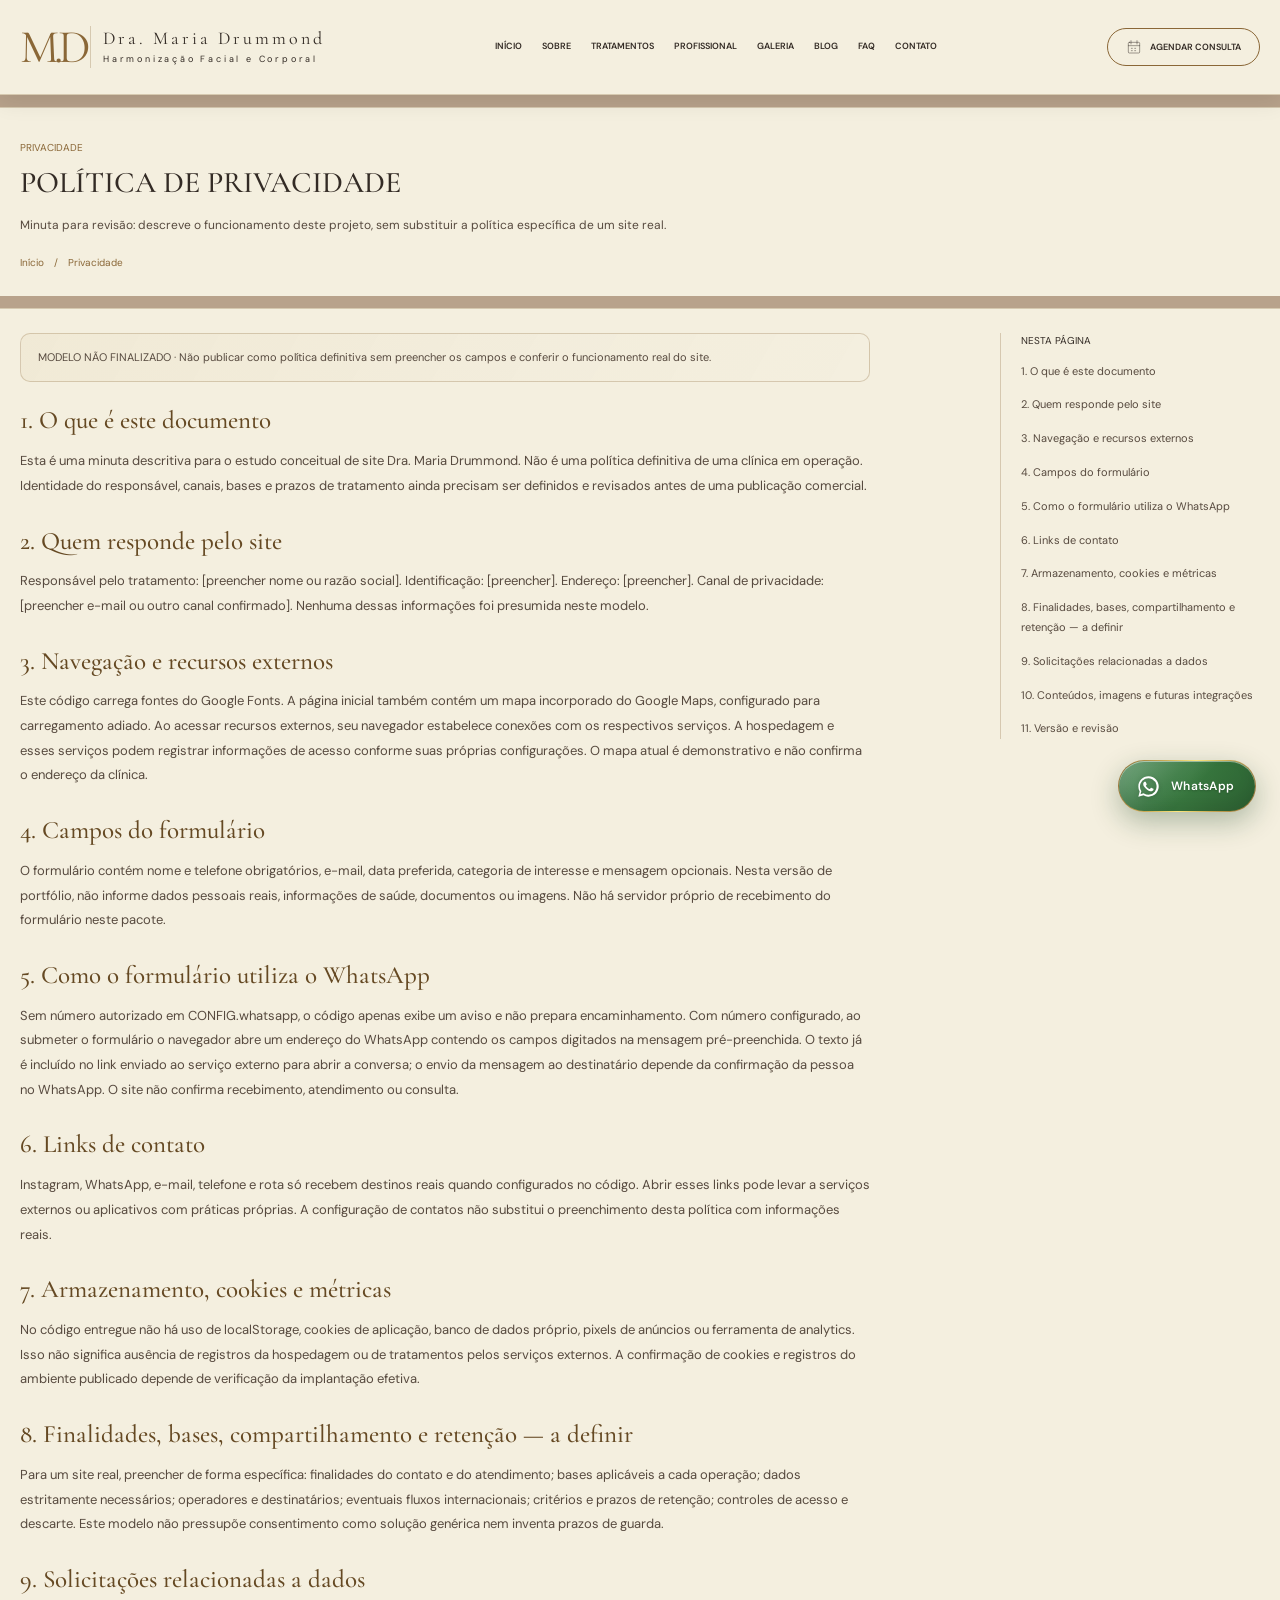
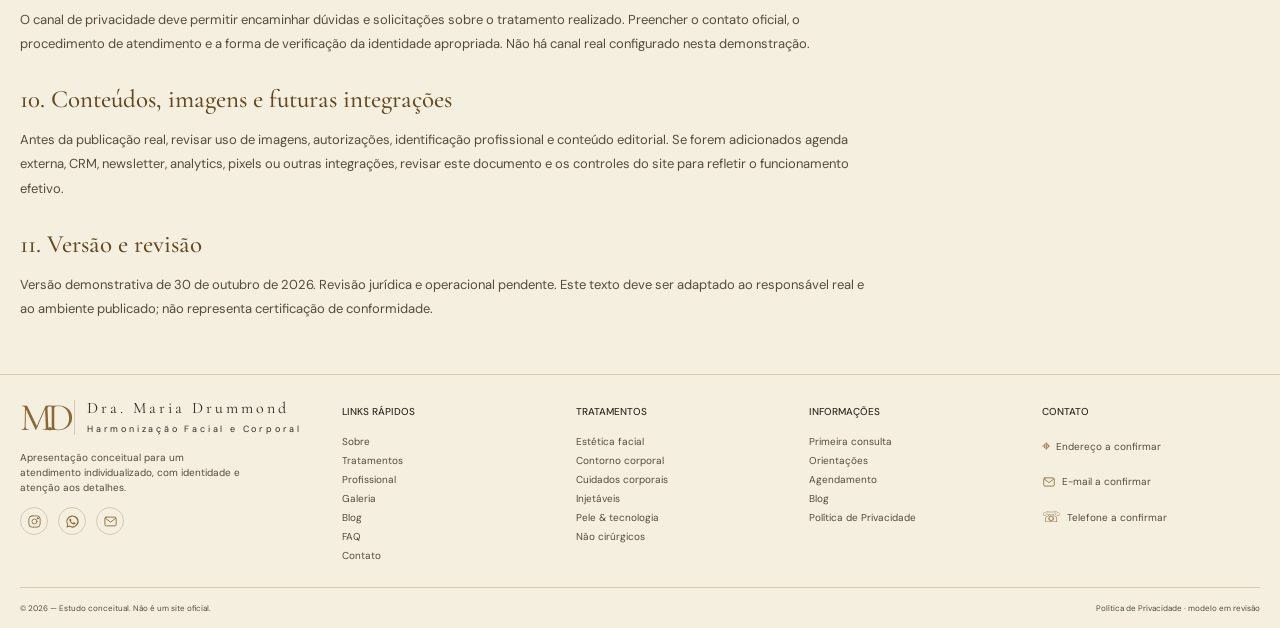
<file: politica-de-privacidade.html>
<!doctype html><html lang="pt-BR"><head><meta charset="utf-8"><meta name="viewport" content="width=device-width,initial-scale=1"><meta name="description" content="Estudo conceitual de site institucional de estética, com tratamentos e blog."><meta name="robots" content="noindex,nofollow"><meta name="theme-color" content="#F4EFDF"><title>Política de Privacidade — Dra. Maria Drummond | Estudo conceitual</title><link rel="preconnect" href="https://fonts.googleapis.com"><link rel="preconnect" href="https://fonts.gstatic.com" crossorigin><link href="https://fonts.googleapis.com/css2?family=Cormorant+Garamond:wght@400;500;600&family=DM+Sans:wght@400;500;600;700&display=swap" rel="stylesheet"><link rel="stylesheet" href="style.css"><script src="script.js" defer></script></head><body><a class="skip-link" href="#conteudo">Pular para o conteúdo</a><div class="loader is-hidden" id="loader" aria-hidden="true"><div class="loader-inner"><span class="loader-monogram">M . D</span><p class="loader-name">Dra. Maria Drummond</p><p class="loader-sub">Harmonização Facial e Corporal</p><div class="loader-line" aria-hidden="true"><i></i></div><p class="loader-sr">Carregando página</p></div></div><svg class="svg-library" xmlns="http://www.w3.org/2000/svg" aria-hidden="true"><defs>
<symbol id="i-face" viewBox="0 0 48 48"><path d="M30 5c-11-2-18 6-17 16l-5 8 7 2v9h13l3-9c8-5 8-18-1-26Z"/><path d="m28 12 3 5-3 4m-3 5h5"/></symbol>
<symbol id="i-body" viewBox="0 0 48 48"><path d="M18 4c3 8 1 11-3 17-5 8-1 17 3 23M30 4c-3 8-1 11 3 17 5 8 1 17-3 23M21 18c2 3 4 3 6 0M23 29v5"/></symbol>
<symbol id="i-breast" viewBox="0 0 48 48"><path d="M13 4c2 9-9 18-7 26 2 8 14 7 17 1M35 4c-2 9 9 18 7 26-2 8-14 7-17 1M24 10v14M17 39l-1 5m15-5 1 5"/></symbol>
<symbol id="i-inject" viewBox="0 0 48 48"><path d="m10 33 20-20 7 7-20 20-7-7Zm-4 9 7-7M27 10l13 13M34 5l9 9m-8-5-5 5m9-1-5 5M19 24l5 5m0-10 5 5"/></symbol>
<symbol id="i-skin" viewBox="0 0 48 48"><path d="M10 24C7 2 40 1 38 24M12 16c4 2 20 2 24 0M13 21c0 24 22 24 22 0M18 24h2m8 0h2m-7 3v5m-4 5h10M5 29v7m-3-3h6m33-3v7m-3-3h6"/></symbol>
<symbol id="i-lotus" viewBox="0 0 48 48"><path d="M24 42C8 33 16 15 24 5c8 10 16 28 0 37ZM24 42C9 43 1 30 5 17c12 3 18 11 19 25Zm0 0c15 1 23-12 19-25-12 3-18 11-19 25Z"/></symbol>
<symbol id="i-person" viewBox="0 0 48 48"><circle cx="24" cy="12" r="7"/><path d="M9 40v-7c0-15 30-15 30 0v7H9Zm10-18 5 9 5-9"/></symbol>
<symbol id="i-tech" viewBox="0 0 48 48"><circle cx="24" cy="24" r="10"/><path d="M24 2v7m0 30v7M2 24h7m30 0h7M8 8l5 5m22 22 5 5M8 40l5-5m22-22 5-5"/></symbol>
<symbol id="i-shield" viewBox="0 0 48 48"><path d="m24 4 16 6v13c0 11-16 21-16 21S8 34 8 23V10l16-6Z"/><path d="m17 24 5 5 10-12"/></symbol>
<symbol id="i-calendar" viewBox="0 0 48 48"><rect x="7" y="10" width="34" height="32" rx="3"/><path d="M15 5v10m18-10v10M7 20h34m-25 8h3m7 0h3m-13 7h3m7 0h3"/></symbol>
<symbol id="i-instagram" viewBox="0 0 24 24"><rect x="3" y="3" width="18" height="18" rx="5"/><circle cx="12" cy="12" r="4"/><circle cx="17.2" cy="6.8" r="1"/></symbol>
<symbol id="i-mail" viewBox="0 0 24 24"><rect x="3" y="5" width="18" height="14" rx="2"/><path d="m4 7 8 6 8-6"/></symbol>
<symbol id="i-whatsapp" viewBox="0 0 32 32"><path fill="currentColor" stroke="none" d="M16.02 3C8.84 3 3 8.84 3 16.02c0 2.3.6 4.55 1.74 6.53L3 29l6.64-1.7A13 13 0 1 0 16.02 3Zm0 23.65c-2.08 0-4.1-.56-5.86-1.62l-.42-.25-3.94 1.01 1.05-3.84-.28-.45a10.62 10.62 0 1 1 9.45 5.15Zm5.82-7.96c-.32-.16-1.9-.94-2.2-1.05-.3-.11-.52-.16-.74.16-.22.32-.85 1.05-1.04 1.27-.19.21-.39.24-.71.08-1.91-.96-3.17-1.71-4.43-3.88-.33-.57.33-.53.95-1.77.11-.22.06-.41-.03-.57-.08-.16-.74-1.78-1.01-2.43-.27-.65-.54-.56-.74-.57h-.63c-.22 0-.57.08-.87.41-.3.32-1.14 1.11-1.14 2.7s1.17 3.13 1.33 3.35c.16.21 2.3 3.51 5.57 4.92.78.34 1.39.54 1.86.69.78.25 1.49.21 2.05.13.63-.09 1.9-.78 2.17-1.54.27-.76.27-1.42.19-1.55-.08-.14-.3-.22-.62-.38Z"/></symbol>
</defs></svg><header class="header"><div class="container header-inner"><a class="brand" href="index.html#inicio"><span class="monogram">M . D</span><span>Dra. Maria Drummond<small>Harmonização Facial e Corporal</small></span></a><button type="button" class="menu-toggle" aria-expanded="false" aria-controls="main-nav" aria-label="Abrir menu">☰</button><nav id="main-nav" aria-label="Principal"><a href="index.html#inicio">Início</a><a href="index.html#sobre">Sobre</a><a href="tratamentos.html">Tratamentos</a><a href="index.html#sobre">Profissional</a><a href="index.html#resultados">Galeria</a><a href="blog.html">Blog</a><a href="index.html#faq">FAQ</a><a href="index.html#consulta">Contato</a></nav><a href="index.html#consulta" class="button outline header-button"><svg aria-hidden="true"><use href="#i-calendar"/></svg>Agendar consulta</a></div></header><main id="conteudo"><section class="page-intro section-shell"><div class="container"><p class="eyebrow">Privacidade</p><h1>Política de Privacidade</h1><p>Minuta para revisão: descreve o funcionamento deste projeto, sem substituir a política específica de um site real.</p><nav class="breadcrumbs" aria-label="Caminho de navegação"><a href="index.html">Início</a><span aria-hidden="true">/</span><span>Privacidade</span></nav></div></section><section class="section-shell page-content"><div class="container article-layout"><article class="article-body"><p class="editorial-warning">MODELO NÃO FINALIZADO · Não publicar como política definitiva sem preencher os campos e conferir o funcionamento real do site.</p><section id="privacidade-1"><h2>1. O que é este documento</h2><p>Esta é uma minuta descritiva para o estudo conceitual de site Dra. Maria Drummond. Não é uma política definitiva de uma clínica em operação. Identidade do responsável, canais, bases e prazos de tratamento ainda precisam ser definidos e revisados antes de uma publicação comercial.</p></section><section id="privacidade-2"><h2>2. Quem responde pelo site</h2><p>Responsável pelo tratamento: [preencher nome ou razão social]. Identificação: [preencher]. Endereço: [preencher]. Canal de privacidade: [preencher e-mail ou outro canal confirmado]. Nenhuma dessas informações foi presumida neste modelo.</p></section><section id="privacidade-3"><h2>3. Navegação e recursos externos</h2><p>Este código carrega fontes do Google Fonts. A página inicial também contém um mapa incorporado do Google Maps, configurado para carregamento adiado. Ao acessar recursos externos, seu navegador estabelece conexões com os respectivos serviços. A hospedagem e esses serviços podem registrar informações de acesso conforme suas próprias configurações. O mapa atual é demonstrativo e não confirma o endereço da clínica.</p></section><section id="privacidade-4"><h2>4. Campos do formulário</h2><p>O formulário contém nome e telefone obrigatórios, e-mail, data preferida, categoria de interesse e mensagem opcionais. Nesta versão de portfólio, não informe dados pessoais reais, informações de saúde, documentos ou imagens. Não há servidor próprio de recebimento do formulário neste pacote.</p></section><section id="privacidade-5"><h2>5. Como o formulário utiliza o WhatsApp</h2><p>Sem número autorizado em CONFIG.whatsapp, o código apenas exibe um aviso e não prepara encaminhamento. Com número configurado, ao submeter o formulário o navegador abre um endereço do WhatsApp contendo os campos digitados na mensagem pré-preenchida. O texto já é incluído no link enviado ao serviço externo para abrir a conversa; o envio da mensagem ao destinatário depende da confirmação da pessoa no WhatsApp. O site não confirma recebimento, atendimento ou consulta.</p></section><section id="privacidade-6"><h2>6. Links de contato</h2><p>Instagram, WhatsApp, e-mail, telefone e rota só recebem destinos reais quando configurados no código. Abrir esses links pode levar a serviços externos ou aplicativos com práticas próprias. A configuração de contatos não substitui o preenchimento desta política com informações reais.</p></section><section id="privacidade-7"><h2>7. Armazenamento, cookies e métricas</h2><p>No código entregue não há uso de localStorage, cookies de aplicação, banco de dados próprio, pixels de anúncios ou ferramenta de analytics. Isso não significa ausência de registros da hospedagem ou de tratamentos pelos serviços externos. A confirmação de cookies e registros do ambiente publicado depende de verificação da implantação efetiva.</p></section><section id="privacidade-8"><h2>8. Finalidades, bases, compartilhamento e retenção — a definir</h2><p>Para um site real, preencher de forma específica: finalidades do contato e do atendimento; bases aplicáveis a cada operação; dados estritamente necessários; operadores e destinatários; eventuais fluxos internacionais; critérios e prazos de retenção; controles de acesso e descarte. Este modelo não pressupõe consentimento como solução genérica nem inventa prazos de guarda.</p></section><section id="privacidade-9"><h2>9. Solicitações relacionadas a dados</h2><p>O canal de privacidade deve permitir encaminhar dúvidas e solicitações sobre o tratamento realizado. Preencher o contato oficial, o procedimento de atendimento e a forma de verificação da identidade apropriada. Não há canal real configurado nesta demonstração.</p></section><section id="privacidade-10"><h2>10. Conteúdos, imagens e futuras integrações</h2><p>Antes da publicação real, revisar uso de imagens, autorizações, identificação profissional e conteúdo editorial. Se forem adicionados agenda externa, CRM, newsletter, analytics, pixels ou outras integrações, revisar este documento e os controles do site para refletir o funcionamento efetivo.</p></section><section id="privacidade-11"><h2>11. Versão e revisão</h2><p>Versão demonstrativa de 30 de outubro de 2026. Revisão jurídica e operacional pendente. Este texto deve ser adaptado ao responsável real e ao ambiente publicado; não representa certificação de conformidade.</p></section></article><aside class="article-aside"><p class="eyebrow">NESTA PÁGINA</p><a href="#privacidade-1">1. O que é este documento</a><a href="#privacidade-2">2. Quem responde pelo site</a><a href="#privacidade-3">3. Navegação e recursos externos</a><a href="#privacidade-4">4. Campos do formulário</a><a href="#privacidade-5">5. Como o formulário utiliza o WhatsApp</a><a href="#privacidade-6">6. Links de contato</a><a href="#privacidade-7">7. Armazenamento, cookies e métricas</a><a href="#privacidade-8">8. Finalidades, bases, compartilhamento e retenção — a definir</a><a href="#privacidade-9">9. Solicitações relacionadas a dados</a><a href="#privacidade-10">10. Conteúdos, imagens e futuras integrações</a><a href="#privacidade-11">11. Versão e revisão</a></aside></div></section></main><footer class="site-footer" id="informacoes"><div class="container footer-grid"><div class="footer-brand"><a class="brand" href="index.html#inicio"><span class="monogram">M . D</span><span>Dra. Maria Drummond<small>Harmonização Facial e Corporal</small></span></a><p>Apresentação conceitual para um atendimento individualizado, com identidade e atenção aos detalhes.</p><div class="social-list"><a href="index.html#consulta" data-contact="instagram" aria-label="Instagram"><svg aria-hidden="true"><use href="#i-instagram"/></svg></a><a href="index.html#consulta" data-contact="whatsapp" aria-label="WhatsApp"><svg aria-hidden="true"><use href="#i-whatsapp"/></svg></a><a href="index.html#consulta" data-contact="email" aria-label="E-mail"><svg aria-hidden="true"><use href="#i-mail"/></svg></a></div></div><div><h3>Links rápidos</h3><a href="index.html#sobre">Sobre</a><a href="tratamentos.html">Tratamentos</a><a href="index.html#sobre">Profissional</a><a href="index.html#resultados">Galeria</a><a href="blog.html">Blog</a><a href="index.html#faq">FAQ</a><a href="index.html#consulta">Contato</a></div><div><h3>Tratamentos</h3><a href="tratamentos.html#estetica-facial">Estética facial</a><a href="tratamentos.html#contorno-corporal">Contorno corporal</a><a href="tratamentos.html#cuidados-corporais">Cuidados corporais</a><a href="tratamentos.html#injetaveis">Injetáveis</a><a href="tratamentos.html#pele-tecnologia">Pele & tecnologia</a><a href="tratamentos.html#nao-cirurgicos">Não cirúrgicos</a></div><div><h3>Informações</h3><a href="index.html#consulta">Primeira consulta</a><a href="index.html#faq">Orientações</a><a href="index.html#consulta">Agendamento</a><a href="blog.html">Blog</a><a href="politica-de-privacidade.html">Política de Privacidade</a></div><div class="footer-contacts"><h3>Contato</h3><a class="footer-contact" href="index.html#localizacao" data-contact="map"><span aria-hidden="true">⌖</span><span data-label="address">Endereço a confirmar</span></a><a class="footer-contact footer-email" href="index.html#consulta" data-contact="email"><svg aria-hidden="true"><use href="#i-mail"/></svg><span data-label="email">E-mail a confirmar</span></a><a class="footer-contact" href="index.html#consulta" data-contact="phone"><span aria-hidden="true">☏</span><span data-label="phone">Telefone a confirmar</span></a></div></div><div class="container footer-bottom"><span>© <span id="year">2026</span> — Estudo conceitual. Não é um site oficial.</span><a href="politica-de-privacidade.html">Política de Privacidade · modelo em revisão</a></div></footer><a class="whatsapp-float" href="index.html#consulta" data-contact="whatsapp" aria-label="Conversar pelo WhatsApp"><svg aria-hidden="true"><use href="#i-whatsapp"/></svg><span class="whatsapp-label">WhatsApp</span></a><button type="button" id="back-to-top" class="back-to-top" aria-label="Voltar ao topo">↑</button><div class="contact-toast" id="contact-toast" role="status" aria-live="polite" hidden></div></body></html>
</file>
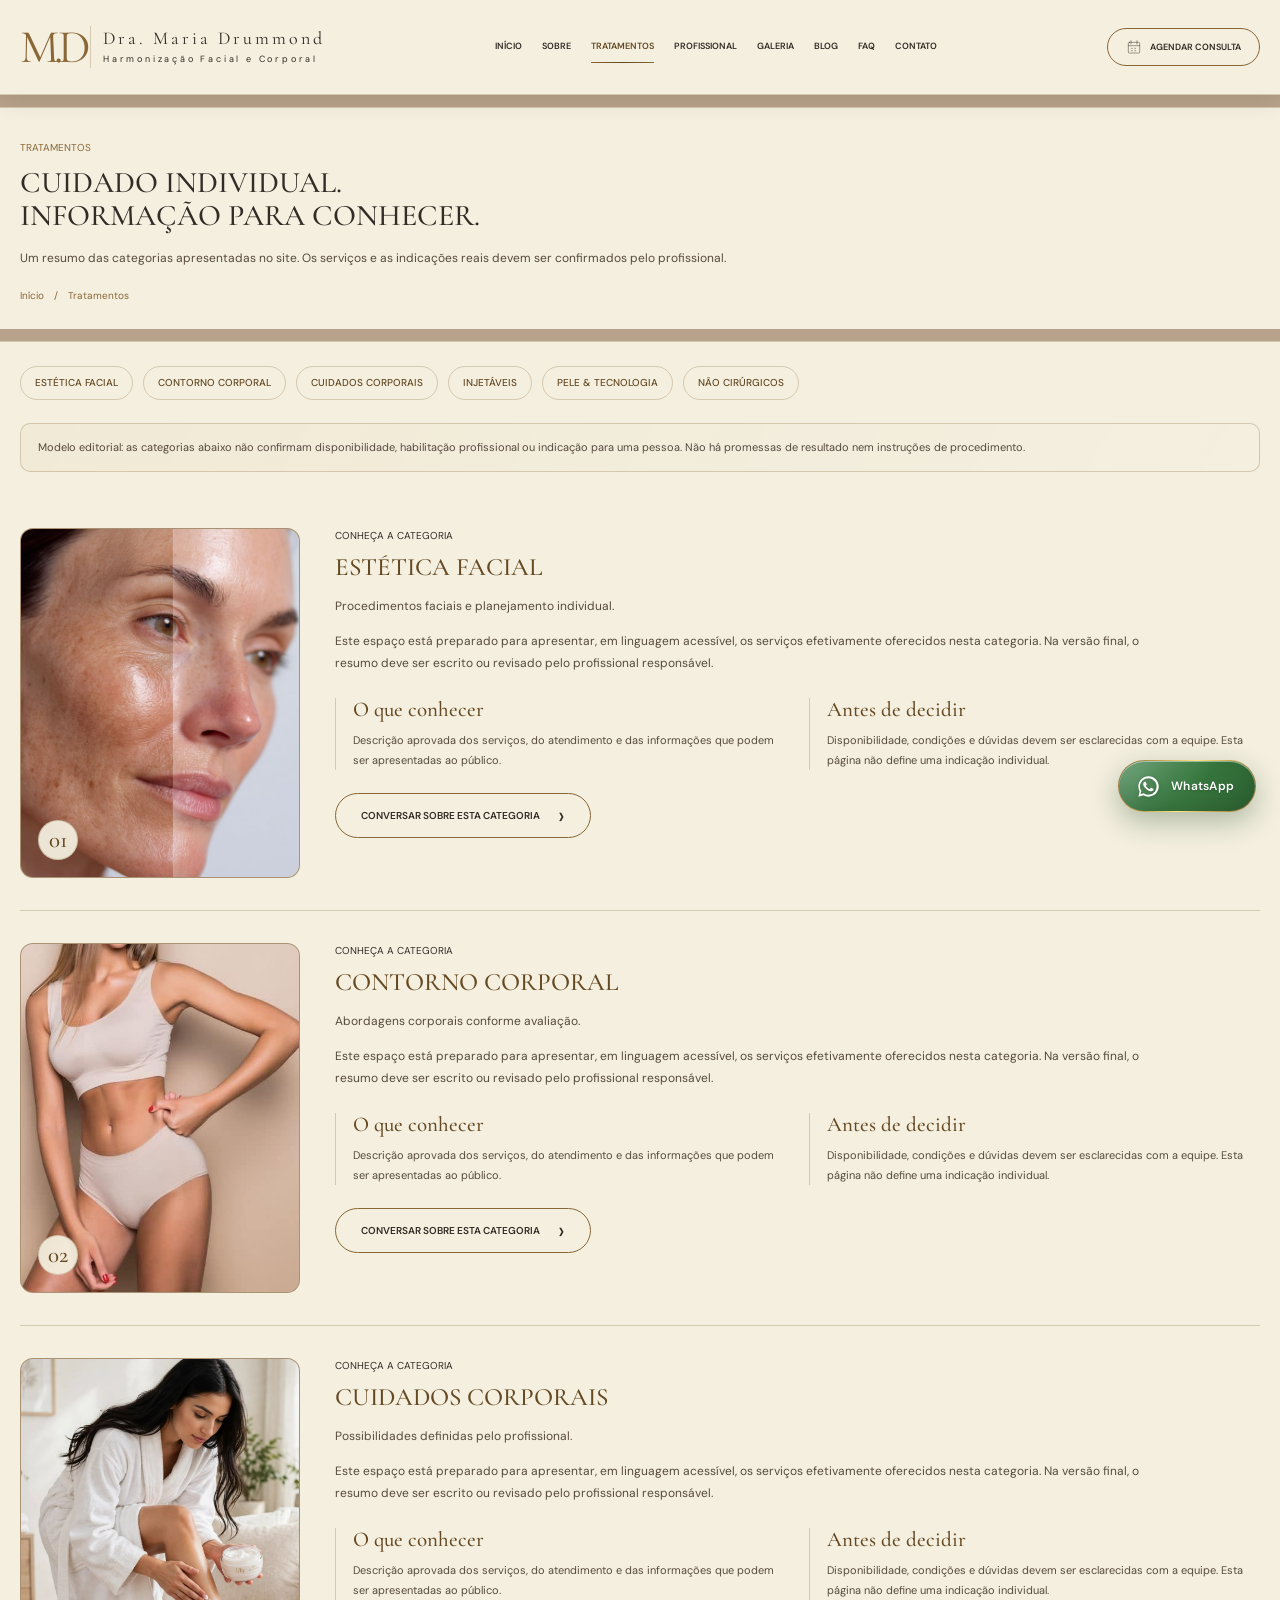
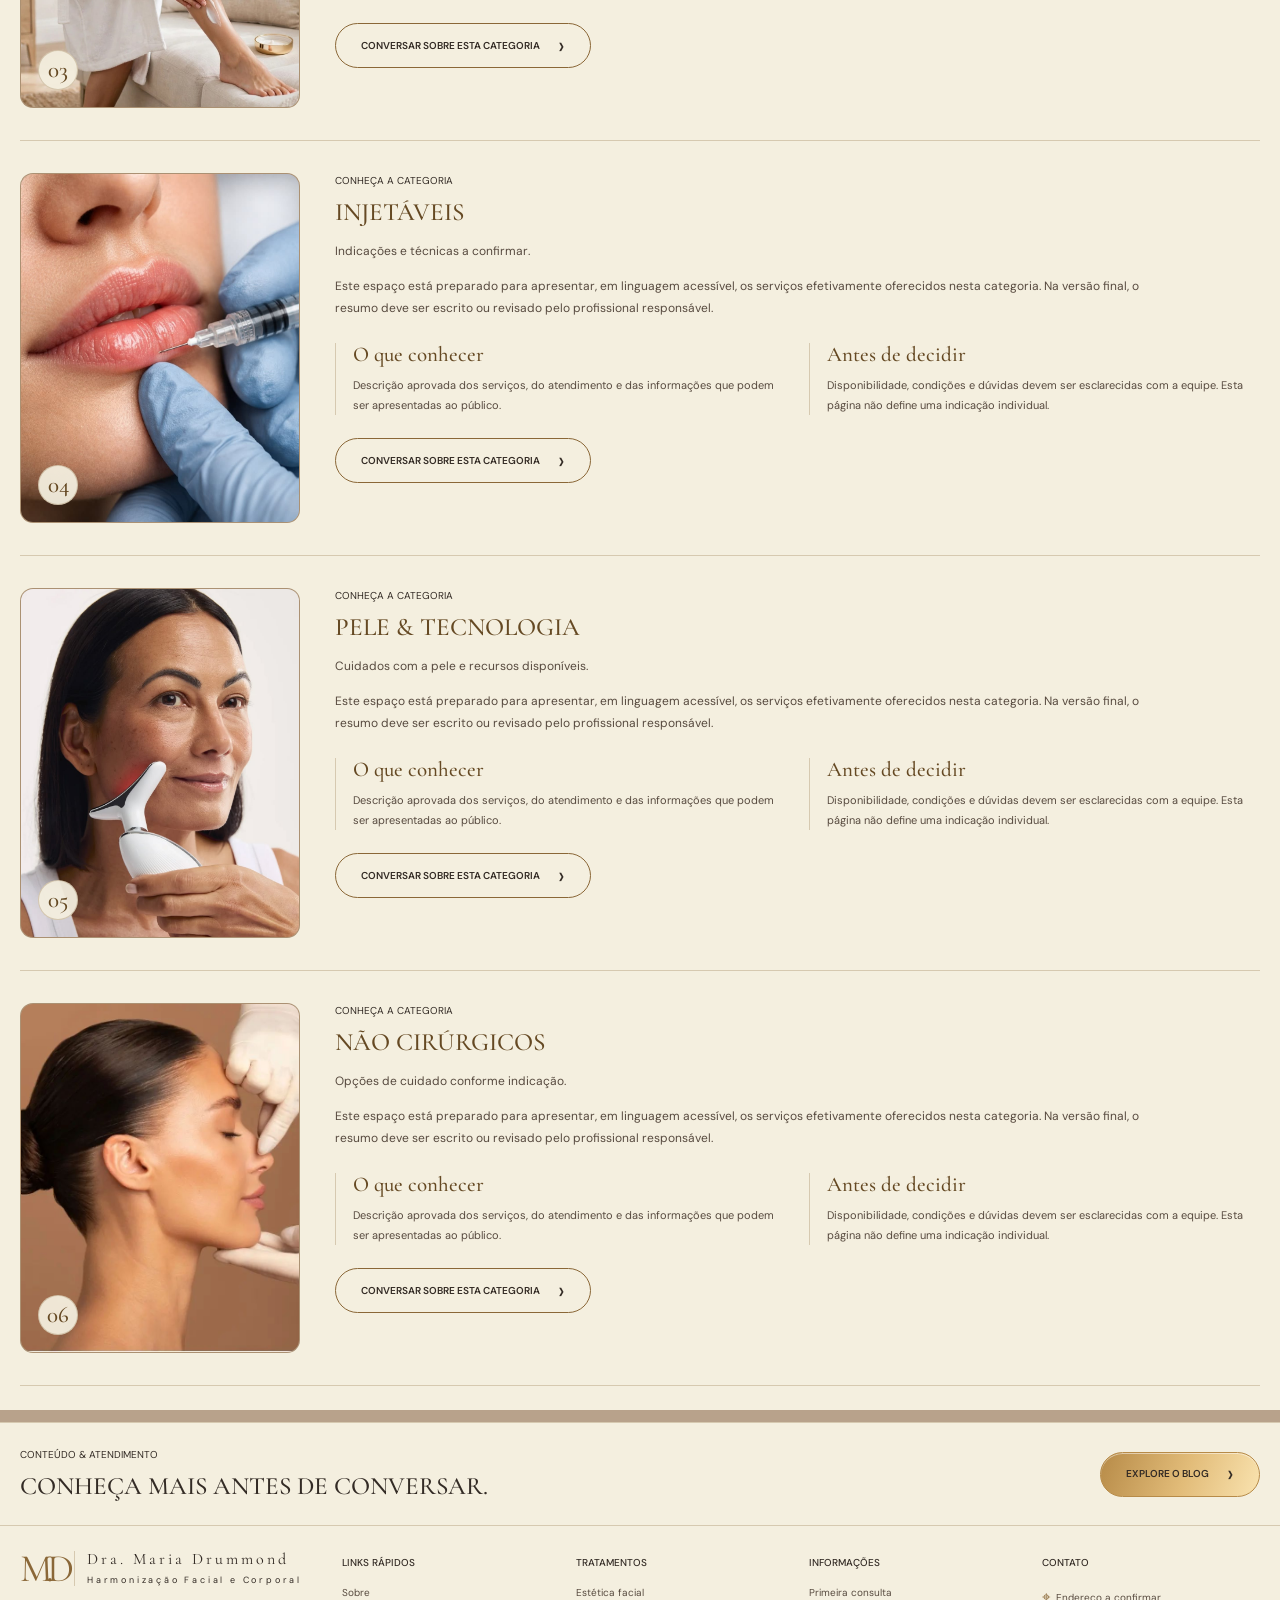
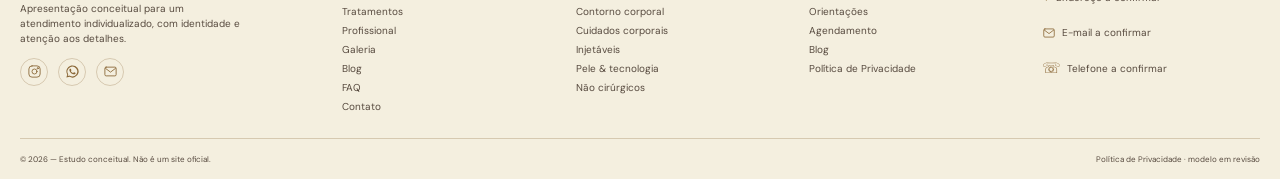
<file: tratamentos.html>
<!doctype html><html lang="pt-BR"><head><meta charset="utf-8"><meta name="viewport" content="width=device-width,initial-scale=1"><meta name="description" content="Estudo conceitual de site institucional de estética, com tratamentos e blog."><meta name="robots" content="noindex,nofollow"><meta name="theme-color" content="#F4EFDF"><title>Tratamentos — Dra. Maria Drummond | Estudo conceitual</title><link rel="preconnect" href="https://fonts.googleapis.com"><link rel="preconnect" href="https://fonts.gstatic.com" crossorigin><link href="https://fonts.googleapis.com/css2?family=Cormorant+Garamond:wght@400;500;600&family=DM+Sans:wght@400;500;600;700&display=swap" rel="stylesheet"><link rel="stylesheet" href="style.css"><script src="script.js" defer></script></head><body><a class="skip-link" href="#conteudo">Pular para o conteúdo</a><div class="loader is-hidden" id="loader" aria-hidden="true"><div class="loader-inner"><span class="loader-monogram">M . D</span><p class="loader-name">Dra. Maria Drummond</p><p class="loader-sub">Harmonização Facial e Corporal</p><div class="loader-line" aria-hidden="true"><i></i></div><p class="loader-sr">Carregando página</p></div></div><svg class="svg-library" xmlns="http://www.w3.org/2000/svg" aria-hidden="true"><defs>
<symbol id="i-face" viewBox="0 0 48 48"><path d="M30 5c-11-2-18 6-17 16l-5 8 7 2v9h13l3-9c8-5 8-18-1-26Z"/><path d="m28 12 3 5-3 4m-3 5h5"/></symbol>
<symbol id="i-body" viewBox="0 0 48 48"><path d="M18 4c3 8 1 11-3 17-5 8-1 17 3 23M30 4c-3 8-1 11 3 17 5 8 1 17-3 23M21 18c2 3 4 3 6 0M23 29v5"/></symbol>
<symbol id="i-breast" viewBox="0 0 48 48"><path d="M13 4c2 9-9 18-7 26 2 8 14 7 17 1M35 4c-2 9 9 18 7 26-2 8-14 7-17 1M24 10v14M17 39l-1 5m15-5 1 5"/></symbol>
<symbol id="i-inject" viewBox="0 0 48 48"><path d="m10 33 20-20 7 7-20 20-7-7Zm-4 9 7-7M27 10l13 13M34 5l9 9m-8-5-5 5m9-1-5 5M19 24l5 5m0-10 5 5"/></symbol>
<symbol id="i-skin" viewBox="0 0 48 48"><path d="M10 24C7 2 40 1 38 24M12 16c4 2 20 2 24 0M13 21c0 24 22 24 22 0M18 24h2m8 0h2m-7 3v5m-4 5h10M5 29v7m-3-3h6m33-3v7m-3-3h6"/></symbol>
<symbol id="i-lotus" viewBox="0 0 48 48"><path d="M24 42C8 33 16 15 24 5c8 10 16 28 0 37ZM24 42C9 43 1 30 5 17c12 3 18 11 19 25Zm0 0c15 1 23-12 19-25-12 3-18 11-19 25Z"/></symbol>
<symbol id="i-person" viewBox="0 0 48 48"><circle cx="24" cy="12" r="7"/><path d="M9 40v-7c0-15 30-15 30 0v7H9Zm10-18 5 9 5-9"/></symbol>
<symbol id="i-tech" viewBox="0 0 48 48"><circle cx="24" cy="24" r="10"/><path d="M24 2v7m0 30v7M2 24h7m30 0h7M8 8l5 5m22 22 5 5M8 40l5-5m22-22 5-5"/></symbol>
<symbol id="i-shield" viewBox="0 0 48 48"><path d="m24 4 16 6v13c0 11-16 21-16 21S8 34 8 23V10l16-6Z"/><path d="m17 24 5 5 10-12"/></symbol>
<symbol id="i-calendar" viewBox="0 0 48 48"><rect x="7" y="10" width="34" height="32" rx="3"/><path d="M15 5v10m18-10v10M7 20h34m-25 8h3m7 0h3m-13 7h3m7 0h3"/></symbol>
<symbol id="i-instagram" viewBox="0 0 24 24"><rect x="3" y="3" width="18" height="18" rx="5"/><circle cx="12" cy="12" r="4"/><circle cx="17.2" cy="6.8" r="1"/></symbol>
<symbol id="i-mail" viewBox="0 0 24 24"><rect x="3" y="5" width="18" height="14" rx="2"/><path d="m4 7 8 6 8-6"/></symbol>
<symbol id="i-whatsapp" viewBox="0 0 32 32"><path fill="currentColor" stroke="none" d="M16.02 3C8.84 3 3 8.84 3 16.02c0 2.3.6 4.55 1.74 6.53L3 29l6.64-1.7A13 13 0 1 0 16.02 3Zm0 23.65c-2.08 0-4.1-.56-5.86-1.62l-.42-.25-3.94 1.01 1.05-3.84-.28-.45a10.62 10.62 0 1 1 9.45 5.15Zm5.82-7.96c-.32-.16-1.9-.94-2.2-1.05-.3-.11-.52-.16-.74.16-.22.32-.85 1.05-1.04 1.27-.19.21-.39.24-.71.08-1.91-.96-3.17-1.71-4.43-3.88-.33-.57.33-.53.95-1.77.11-.22.06-.41-.03-.57-.08-.16-.74-1.78-1.01-2.43-.27-.65-.54-.56-.74-.57h-.63c-.22 0-.57.08-.87.41-.3.32-1.14 1.11-1.14 2.7s1.17 3.13 1.33 3.35c.16.21 2.3 3.51 5.57 4.92.78.34 1.39.54 1.86.69.78.25 1.49.21 2.05.13.63-.09 1.9-.78 2.17-1.54.27-.76.27-1.42.19-1.55-.08-.14-.3-.22-.62-.38Z"/></symbol>
</defs></svg><header class="header"><div class="container header-inner"><a class="brand" href="index.html#inicio"><span class="monogram">M . D</span><span>Dra. Maria Drummond<small>Harmonização Facial e Corporal</small></span></a><button type="button" class="menu-toggle" aria-expanded="false" aria-controls="main-nav" aria-label="Abrir menu">☰</button><nav id="main-nav" aria-label="Principal"><a href="index.html#inicio">Início</a><a href="index.html#sobre">Sobre</a><a href="tratamentos.html" class="active" aria-current="page">Tratamentos</a><a href="index.html#sobre">Profissional</a><a href="index.html#resultados">Galeria</a><a href="blog.html">Blog</a><a href="index.html#faq">FAQ</a><a href="index.html#consulta">Contato</a></nav><a href="index.html#consulta" class="button outline header-button"><svg aria-hidden="true"><use href="#i-calendar"/></svg>Agendar consulta</a></div></header><main id="conteudo"><section class="page-intro section-shell"><div class="container"><p class="eyebrow">Tratamentos</p><h1>Cuidado individual.<br>Informação para conhecer.</h1><p>Um resumo das categorias apresentadas no site. Os serviços e as indicações reais devem ser confirmados pelo profissional.</p><nav class="breadcrumbs" aria-label="Caminho de navegação"><a href="index.html">Início</a><span aria-hidden="true">/</span><span>Tratamentos</span></nav></div></section><section class="section-shell page-content"><div class="container"><div class="treatment-jump" aria-label="Categorias de tratamentos"><a href="#estetica-facial">Estética facial</a><a href="#contorno-corporal">Contorno corporal</a><a href="#cuidados-corporais">Cuidados corporais</a><a href="#injetaveis">Injetáveis</a><a href="#pele-tecnologia">Pele & tecnologia</a><a href="#nao-cirurgicos">Não cirúrgicos</a></div><p class="editorial-warning">Modelo editorial: as categorias abaixo não confirmam disponibilidade, habilitação profissional ou indicação para uma pessoa. Não há promessas de resultado nem instruções de procedimento.</p><div class="treatment-detail-list"><article class="treatment-detail reveal reveal-up" id="estetica-facial">
<div class="treatment-detail-icon">
  <img
    class="treatment-detail-image"
    src="src/facial.jpg"
    alt=""
    width="800"
    height="1000"
    loading="lazy">
  <span aria-hidden="true">01</span>
</div><div><p class="eyebrow">CONHEÇA A CATEGORIA</p><h2>Estética facial</h2><p class="detail-lead">Procedimentos faciais e planejamento individual.</p><p>Este espaço está preparado para apresentar, em linguagem acessível, os serviços efetivamente oferecidos nesta categoria. Na versão final, o resumo deve ser escrito ou revisado pelo profissional responsável.</p><div class="treatment-detail-notes"><div><h3>O que conhecer</h3><p>Descrição aprovada dos serviços, do atendimento e das informações que podem ser apresentadas ao público.</p></div><div><h3>Antes de decidir</h3><p>Disponibilidade, condições e dúvidas devem ser esclarecidas com a equipe. Esta página não define uma indicação individual.</p></div></div><a class="button outline" href="index.html?interesse=estetica-facial#consulta">Conversar sobre esta categoria <span>›</span></a></div></article><article class="treatment-detail reveal reveal-up" id="contorno-corporal"><div class="treatment-detail-icon">
  <img
    class="treatment-detail-image"
    src="src/corporal.jpg"
    alt=""
    width="800"
    height="1000"
    loading="lazy"
  >
  <span aria-hidden="true">02</span>
</div><div><p class="eyebrow">CONHEÇA A CATEGORIA</p><h2>Contorno corporal</h2><p class="detail-lead">Abordagens corporais conforme avaliação.</p><p>Este espaço está preparado para apresentar, em linguagem acessível, os serviços efetivamente oferecidos nesta categoria. Na versão final, o resumo deve ser escrito ou revisado pelo profissional responsável.</p><div class="treatment-detail-notes"><div><h3>O que conhecer</h3><p>Descrição aprovada dos serviços, do atendimento e das informações que podem ser apresentadas ao público.</p></div><div><h3>Antes de decidir</h3><p>Disponibilidade, condições e dúvidas devem ser esclarecidas com a equipe. Esta página não define uma indicação individual.</p></div></div><a class="button outline" href="index.html?interesse=contorno-corporal#consulta">Conversar sobre esta categoria <span>›</span></a></div></article><article class="treatment-detail reveal reveal-up" id="cuidados-corporais"><div class="treatment-detail-icon">
  <img
    class="treatment-detail-image"
    src="src/cuidados.jpg"
    alt=""
    width="800"
    height="1000"
    loading="lazy"
  >
  <span aria-hidden="true">03</span>
</div><div><p class="eyebrow">CONHEÇA A CATEGORIA</p><h2>Cuidados corporais</h2><p class="detail-lead">Possibilidades definidas pelo profissional.</p><p>Este espaço está preparado para apresentar, em linguagem acessível, os serviços efetivamente oferecidos nesta categoria. Na versão final, o resumo deve ser escrito ou revisado pelo profissional responsável.</p><div class="treatment-detail-notes"><div><h3>O que conhecer</h3><p>Descrição aprovada dos serviços, do atendimento e das informações que podem ser apresentadas ao público.</p></div><div><h3>Antes de decidir</h3><p>Disponibilidade, condições e dúvidas devem ser esclarecidas com a equipe. Esta página não define uma indicação individual.</p></div></div><a class="button outline" href="index.html?interesse=cuidados-corporais#consulta">Conversar sobre esta categoria <span>›</span></a></div></article><article class="treatment-detail reveal reveal-up" id="injetaveis"><div class="treatment-detail-icon">
  <img
    class="treatment-detail-image"
    src="src/injetaveis.jpg"
    alt=""
    width="800"
    height="1000"
    loading="lazy"
  >
  <span aria-hidden="true">04</span>
</div><div><p class="eyebrow">CONHEÇA A CATEGORIA</p><h2>Injetáveis</h2><p class="detail-lead">Indicações e técnicas a confirmar.</p><p>Este espaço está preparado para apresentar, em linguagem acessível, os serviços efetivamente oferecidos nesta categoria. Na versão final, o resumo deve ser escrito ou revisado pelo profissional responsável.</p><div class="treatment-detail-notes"><div><h3>O que conhecer</h3><p>Descrição aprovada dos serviços, do atendimento e das informações que podem ser apresentadas ao público.</p></div><div><h3>Antes de decidir</h3><p>Disponibilidade, condições e dúvidas devem ser esclarecidas com a equipe. Esta página não define uma indicação individual.</p></div></div><a class="button outline" href="index.html?interesse=injetaveis#consulta">Conversar sobre esta categoria <span>›</span></a></div></article><article class="treatment-detail reveal reveal-up" id="pele-tecnologia"><div class="treatment-detail-icon">
  <img
    class="treatment-detail-image"
    src="src/pele-tec.jpg"
    alt=""
    width="800"
    height="1000"
    loading="lazy"
  >
  <span aria-hidden="true">05</span>
</div><div><p class="eyebrow">CONHEÇA A CATEGORIA</p><h2>Pele & tecnologia</h2><p class="detail-lead">Cuidados com a pele e recursos disponíveis.</p><p>Este espaço está preparado para apresentar, em linguagem acessível, os serviços efetivamente oferecidos nesta categoria. Na versão final, o resumo deve ser escrito ou revisado pelo profissional responsável.</p><div class="treatment-detail-notes"><div><h3>O que conhecer</h3><p>Descrição aprovada dos serviços, do atendimento e das informações que podem ser apresentadas ao público.</p></div><div><h3>Antes de decidir</h3><p>Disponibilidade, condições e dúvidas devem ser esclarecidas com a equipe. Esta página não define uma indicação individual.</p></div></div><a class="button outline" href="index.html?interesse=pele-tecnologia#consulta">Conversar sobre esta categoria <span>›</span></a></div></article><article class="treatment-detail reveal reveal-up" id="nao-cirurgicos"><div class="treatment-detail-icon">
  <img
    class="treatment-detail-image"
    src="src/n-cir.jpg"
    alt=""
    width="800"
    height="1000"
    loading="lazy"
  >
  <span aria-hidden="true">06</span>
</div><div><p class="eyebrow">CONHEÇA A CATEGORIA</p><h2>Não cirúrgicos</h2><p class="detail-lead">Opções de cuidado conforme indicação.</p><p>Este espaço está preparado para apresentar, em linguagem acessível, os serviços efetivamente oferecidos nesta categoria. Na versão final, o resumo deve ser escrito ou revisado pelo profissional responsável.</p><div class="treatment-detail-notes"><div><h3>O que conhecer</h3><p>Descrição aprovada dos serviços, do atendimento e das informações que podem ser apresentadas ao público.</p></div><div><h3>Antes de decidir</h3><p>Disponibilidade, condições e dúvidas devem ser esclarecidas com a equipe. Esta página não define uma indicação individual.</p></div></div><a class="button outline" href="index.html?interesse=nao-cirurgicos#consulta">Conversar sobre esta categoria <span>›</span></a></div></article></div></div></section><section class="section-shell page-cross-cta"><div class="container"><div><p class="eyebrow">CONTEÚDO & ATENDIMENTO</p><h2>Conheça mais antes de conversar.</h2></div><a class="button gold" href="blog.html">Explore o blog <span>›</span></a></div></section></main><footer class="site-footer" id="informacoes"><div class="container footer-grid"><div class="footer-brand"><a class="brand" href="index.html#inicio"><span class="monogram">M . D</span><span>Dra. Maria Drummond<small>Harmonização Facial e Corporal</small></span></a><p>Apresentação conceitual para um atendimento individualizado, com identidade e atenção aos detalhes.</p><div class="social-list"><a href="index.html#consulta" data-contact="instagram" aria-label="Instagram"><svg aria-hidden="true"><use href="#i-instagram"/></svg></a><a href="index.html#consulta" data-contact="whatsapp" aria-label="WhatsApp"><svg aria-hidden="true"><use href="#i-whatsapp"/></svg></a><a href="index.html#consulta" data-contact="email" aria-label="E-mail"><svg aria-hidden="true"><use href="#i-mail"/></svg></a></div></div><div><h3>Links rápidos</h3><a href="index.html#sobre">Sobre</a><a href="tratamentos.html">Tratamentos</a><a href="index.html#sobre">Profissional</a><a href="index.html#resultados">Galeria</a><a href="blog.html">Blog</a><a href="index.html#faq">FAQ</a><a href="index.html#consulta">Contato</a></div><div><h3>Tratamentos</h3><a href="tratamentos.html#estetica-facial">Estética facial</a><a href="tratamentos.html#contorno-corporal">Contorno corporal</a><a href="tratamentos.html#cuidados-corporais">Cuidados corporais</a><a href="tratamentos.html#injetaveis">Injetáveis</a><a href="tratamentos.html#pele-tecnologia">Pele & tecnologia</a><a href="tratamentos.html#nao-cirurgicos">Não cirúrgicos</a></div><div><h3>Informações</h3><a href="index.html#consulta">Primeira consulta</a><a href="index.html#faq">Orientações</a><a href="index.html#consulta">Agendamento</a><a href="blog.html">Blog</a><a href="politica-de-privacidade.html">Política de Privacidade</a></div><div class="footer-contacts"><h3>Contato</h3><a class="footer-contact" href="index.html#localizacao" data-contact="map"><span aria-hidden="true">⌖</span><span data-label="address">Endereço a confirmar</span></a><a class="footer-contact footer-email" href="index.html#consulta" data-contact="email"><svg aria-hidden="true"><use href="#i-mail"/></svg><span data-label="email">E-mail a confirmar</span></a><a class="footer-contact" href="index.html#consulta" data-contact="phone"><span aria-hidden="true">☏</span><span data-label="phone">Telefone a confirmar</span></a></div></div><div class="container footer-bottom"><span>© <span id="year">2026</span> — Estudo conceitual. Não é um site oficial.</span><a href="politica-de-privacidade.html">Política de Privacidade · modelo em revisão</a></div></footer><a class="whatsapp-float" href="index.html#consulta" data-contact="whatsapp" aria-label="Conversar pelo WhatsApp"><svg aria-hidden="true"><use href="#i-whatsapp"/></svg><span class="whatsapp-label">WhatsApp</span></a><button type="button" id="back-to-top" class="back-to-top" aria-label="Voltar ao topo">↑</button><div class="contact-toast" id="contact-toast" role="status" aria-live="polite" hidden></div></body></html>
</file>
<file: style.css>
/* Dra. Maria Drummond / Gran Rey Cero Studio — modelo conceitual */
*,
*::before,
*::after{box-sizing:border-box;}
html,
body{margin:0;padding:0;width:100%;overflow-x:clip;}
html{scroll-behavior:smooth;scroll-padding-top:110px;}
body{background:var(--gap);color:var(--text);font:14px/1.5 var(--sans);}
a{color:inherit;text-decoration:none;}
button,
input,
textarea,
select{font:inherit;}
button,
a{-webkit-tap-highlight-color:transparent;}
button{cursor:pointer;}
img{display:block;max-width:100%;}
h1,
h2,
h3,
p,
figure{margin:0;}
h1,
h2,
h3{font-family:var(--serif);font-weight:500;}
button:focus-visible,
a:focus-visible,
input:focus-visible,
select:focus-visible,
textarea:focus-visible{outline:2px solid var(--gold-light);outline-offset:4px;}
.container{width:min(1260px,calc(100% - 40px));margin-inline:auto;}
.svg-library{position:absolute;width:0;height:0;overflow:hidden;}
svg{width:32px;height:32px;fill:none;stroke:currentColor;stroke-width:1.4;stroke-linecap:round;stroke-linejoin:round;}
.section-shell{background:var(--dark);margin-top:12px;padding:24px 0;border-top:1px solid var(--line);}
.section-title{text-align:center;text-transform:uppercase;font-size:25px;line-height:1.1;margin-bottom:23px;}
.section-title>span{display:block;font:9px var(--sans);color:var(--gold);margin-top:7px;}
.eyebrow{font-size:10px;text-transform:uppercase;margin-bottom:11px;}
.demo-caption,
.results-note{text-align:center;font-size:9px;color:var(--muted);margin-top:13px;}
[hidden]{display:none!important;}
.skip-link{position:fixed;z-index:10000;top:10px;left:10px;padding:12px;background:var(--dark);transform:translateY(-180%);}
.skip-link:focus{transform:none;}
/* Cabeçalho: mesmo sublinhado animado do rodapé */
.header{position:sticky;top:0;z-index:100;background:var(--dark);border-bottom:1px solid var(--line);box-shadow:0 6px 22px #00000019;}
.header-inner{min-height:94px;display:flex;align-items:center;justify-content:space-between;gap:25px;}
.brand{display:flex;align-items:center;gap:12px;flex-shrink:0;}
.brand>span:last-child{font-family:var(--serif);font-size:18px;letter-spacing:3px;line-height:1.1;}
.brand small{display:block;margin-top:5px;font:9px var(--sans);letter-spacing:2.8px;}
.monogram{font:47px/.9 var(--serif);letter-spacing:-8px;color:var(--gold);padding-right:8px;border-right:1px solid var(--line);}
#main-nav{display:flex;gap:20px;align-items:center;}
#main-nav a{position:relative;white-space:nowrap;font-size:9px;font-weight:600;text-transform:uppercase;transition:color .3s;}
#main-nav a::after{position:absolute;right:0;bottom:-9px;left:0;height:1px;content:"";background:linear-gradient(90deg,var(--gold),var(--gold-light),var(--gold));transform:scaleX(0);transform-origin:right;transition:transform .35s;}
#main-nav a:hover,
#main-nav a:focus-visible,
#main-nav a.active{color:var(--gold-light);}
#main-nav a:hover::after,
#main-nav a:focus-visible::after,
#main-nav a.active::after{transform:scaleX(1);transform-origin:left;}
.menu-toggle{display:none;}
/* Botões */
.button{display:inline-flex;gap:18px;align-items:center;justify-content:center;min-height:45px;padding:12px 25px;border:1px solid var(--gold);border-radius:50px;font:600 10px/1.2 var(--sans);text-transform:uppercase;transition:box-shadow .25s,transform .25s,background-position .4s;}
.button span{font:24px/10px var(--sans);}
.button svg{width:16px;height:16px;}
.button.gold{background:var(--gold-gradient);background-size:200% 100%;border-color:#B78B48;color:var(--text);box-shadow:inset 0 1px 0 #ffffff80;}
.button.gold:hover{background-position:100% 0;box-shadow:0 5px 18px #8a673738;transform:translateY(-2px);}
.button.outline{background:transparent;color:var(--text);border-color:var(--gold);}
.button.outline:hover{color:var(--gold-light);box-shadow:0 0 14px #c7a6531f;}
.header-button{font-size:9px;min-height:38px;padding:9px 18px;white-space:nowrap;gap:8px;}
/* Banner */
.hero{background:var(--dark);overflow:hidden;}
.hero-inner{position:relative;min-height:465px;display:grid;grid-template-columns:46% 54%;align-items:center;}
.hero-copy{position:relative;z-index:3;padding:30px 0 58px;}
.hero h1{font-size:clamp(45px,5.2vw,73px);line-height:.98;letter-spacing:-1.7px;}
.hero h1 span{color:var(--gold-light);}
.hero-copy>p{max-width:370px;margin-top:22px;color:var(--muted);font-size:15px;line-height:1.6;}
.hero-benefits{display:flex;gap:25px;margin:30px 0;}
.hero-benefits>div{display:flex;gap:10px;align-items:center;font-size:10px;line-height:1.4;}
.hero-benefits svg{color:var(--gold);flex-shrink:0;}
.hero-visual{position:absolute;right:0;bottom:0;width:57%;height:100%;isolation:isolate;}
.hero-ring{position:absolute;width:95%;aspect-ratio:1;top:3%;left:0;border:2px solid #8a673759;border-radius:50%;box-shadow:0 0 18px #8a67371a,inset 0 0 18px #8a673714;}
.hero-photo{position:absolute;inset:0;width:100%;height:100%;object-fit:cover;object-position:center 30%;z-index:1;mask-image:linear-gradient(90deg,transparent,#000 17%);}
.hero-seal{position:absolute;right:2%;top:43%;z-index:2;width:143px;height:150px;display:flex;flex-direction:column;align-items:center;justify-content:center;gap:8px;text-align:center;border-left:1px solid var(--gold);border-right:1px solid var(--gold);border-radius:50%;background:#f4efDFE6;}
.hero-seal strong{font-size:9px;font-weight:500;}
.hero-seal i{font-size:9px;color:var(--gold);font-style:normal;}
.hero-seal small{font-size:8px;color:var(--gold);}
.hero-seal>span{color:var(--gold);}
/* Tratamentos: prévia e página completa */
.treatment-grid{display:grid;grid-template-columns:repeat(6,minmax(0,1fr));gap:16px;}
.treatment-card{border:1px solid var(--line);border-radius:13px;background:linear-gradient(150deg,#c7a65314,#ffffff04);transition:transform .25s,box-shadow .25s;}
.treatment-card:hover{transform:translateY(-5px);box-shadow:0 12px 24px #00000026;}
.treatment-card svg{width:49px;height:49px;color:var(--gold);margin-bottom:7px;}
.treatment-card h3{font:500 11px var(--sans);color:var(--gold-light);text-transform:uppercase;}
.treatment-card p{font-size:10px;line-height:1.4;color:var(--muted);}
.section-actions{text-align:center;margin-top:24px;}
.treatment-jump{display:flex;flex-wrap:wrap;}
.treatment-jump>a{font-size:11px;transition:background .25s;}
.treatment-detail{display:grid;scroll-margin-top:120px;}
.treatment-detail-icon{flex-direction:column;align-items:center;gap:15px;padding-top:10px;}
.treatment-detail h2{font-size:40px;line-height:1.1;}
.treatment-detail>div>p:not(.eyebrow){max-width:840px;}
.treatment-detail-notes{display:grid;grid-template-columns:1fr 1fr;}
.treatment-detail-notes h3{font-size:25px;}
.treatment-detail-notes p{font-size:12px;line-height:1.8;}
/* Resultados e comparadores */
.gallery-wrap{position:relative;padding-inline:46px;}
.results-track{display:grid;grid-auto-flow:column;grid-auto-columns:calc((100% - 28px)/3);gap:14px;overflow-x:auto;scroll-snap-type:x mandatory;scrollbar-width:none;padding-block:4px;}
.results-track::-webkit-scrollbar{display:none;}
.result-card{min-width:0;margin:0;overflow:hidden;border:1px solid var(--line);border-radius:10px;scroll-snap-align:start;background:#0000000f;}
.result-media{position:relative;aspect-ratio:1.85;background:#0000001f;}
.result-media img{width:100%;height:100%;object-fit:contain;position:relative;z-index:1;}
.result-card figcaption{text-align:center;font-size:11px;color:var(--gold-light);padding:9px;}
.slider-arrow{position:absolute;z-index:3;top:50%;display:grid;place-items:center;width:35px;height:35px;padding:0;border-radius:50%;border:1px solid var(--line);background:var(--dark);color:var(--gold);font-size:26px;line-height:1;transform:translateY(-50%);transition:opacity .25s,background .25s;}
.slider-arrow.prev{left:0;}
.slider-arrow.next{right:0;}
.slider-arrow:disabled{opacity:.3;cursor:default;}
.result-media.result-compare{position:relative;aspect-ratio:1.85;overflow:hidden;isolation:isolate;user-select:none;-webkit-user-select:none;touch-action:pan-y;}
.result-media.result-compare>.comparison-after,
.result-media.result-compare .comparison-before>img{position:absolute;inset:0;width:100%;height:100%;max-width:none;object-fit:contain;object-position:center;z-index:auto;pointer-events:none;}
.comparison-before{position:absolute;inset:0;z-index:2;background:var(--comparison-background,#cbc8b8);clip-path:inset(0 calc(100% - var(--position,50%)) 0 0);pointer-events:none;}
.comparison-divider{position:absolute;top:0;bottom:0;left:var(--position,50%);z-index:3;width:2px;background:#fff;transform:translateX(-50%);pointer-events:none;}
.comparison-divider>span{position:absolute;top:50%;left:50%;display:grid;place-items:center;width:30px;height:30px;border:1px solid var(--line);border-radius:50%;background:#fff;color:var(--gold-light);font:400 17px/1 Arial,sans-serif;white-space:pre;box-shadow:0 2px 8px #00000026;transform:translate(-50%,-50%);}
.comparison-control{position:absolute;inset:0;z-index:4;width:100%;height:100%;margin:0;padding:0;opacity:0;cursor:ew-resize;touch-action:pan-y;}
.result-compare:focus-within{outline:2px solid var(--gold);outline-offset:-2px;}
/* Profissional e ambiente */
.doctor{padding:0;}
.doctor-grid{display:grid;grid-template-columns:1fr 1fr;gap:20px;align-items:stretch;}
.doctor-profile{display:grid;grid-template-columns:43% 57%;min-height:345px;}
.doctor-photo-wrap{position:relative;min-height:345px;overflow:hidden;border-radius:12px;}
.doctor-photo{position:absolute;width:100%;height:100%;object-fit:cover;object-position:center 25%;}
.doctor-copy{padding:40px 12px 30px 8px;align-self:center;}
.doctor-copy h2{font-size:27px;color:var(--gold-light);line-height:1.1;text-transform:uppercase;margin-bottom:17px;}
.doctor-copy p{font-size:11px;line-height:1.6;color:var(--muted);margin-bottom:20px;}
.doctor-copy .credentials{color:var(--text);}
.doctor-copy .button{font-size:9px;padding:10px 16px;min-height:37px;}
.clinic-photo-wrap{position:relative;min-height:345px;overflow:hidden;border-radius:14px;border:1px solid var(--line);}
.clinic-photo{width:100%;height:100%;position:absolute;object-fit:cover;}
.clinic-caption{position:absolute;left:22px;bottom:18px;z-index:3;display:flex;gap:13px;align-items:center;padding:12px 17px;background:#f4efDFF2;border:1px solid var(--line);border-radius:9px;}
.clinic-caption svg{color:var(--gold);}
.clinic-caption strong{display:block;font-size:14px;font-weight:400;}
.clinic-caption span{font-size:10px;color:var(--muted);}
/* Depoimentos */
.testimonials{padding:22px 0 16px;}
.testimonials-panel{border:1px solid var(--line);padding:18px 28px 11px;background:linear-gradient(120deg,#c7a6530b,transparent);}
.testimonial-grid{display:grid;grid-template-columns:repeat(3,minmax(0,1fr));gap:23px;}
.testimonial-card{display:flex;gap:14px;padding:22px 17px 17px;border:1px solid var(--line);border-radius:10px;background:#c7a6530e;}
.quote{font:46px/.8 var(--serif);color:var(--gold);}
.testimonial-card p{font-size:11px;line-height:1.65;margin-bottom:17px;color:var(--muted);}
.testimonial-card footer{display:flex;flex-wrap:wrap;justify-content:space-between;gap:10px;font-size:10px;}
.stars{color:var(--gold);letter-spacing:2px;}
.slider-dots{display:flex;justify-content:center;gap:9px;margin-top:15px;}
.slider-dots button{padding:0;width:9px;height:9px;border-radius:50%;border:0;background:var(--gap);}
.slider-dots .selected{background:var(--gold-light);}
/* FAQ */
.faq-section{padding-top:52px;padding-bottom:52px;}
.faq-layout{display:grid;grid-template-columns:minmax(0,.8fr) minmax(0,1.2fr);gap:clamp(36px,6vw,90px);align-items:start;}
.faq-eyebrow{margin-bottom:14px;color:var(--gold);font-size:10px;font-weight:600;letter-spacing:.18em;text-transform:uppercase;}
.faq-intro h2{margin-bottom:20px;font-size:clamp(32px,3.6vw,48px);line-height:1.05;}
.faq-intro h2 span{color:var(--gold-light);}
.faq-description{max-width:340px;margin-bottom:25px;color:var(--muted);font-size:13px;line-height:1.7;}
.faq-list{display:grid;gap:12px;min-width:0;}
.faq-item{overflow:hidden;border:1px solid var(--line);border-radius:10px;background:linear-gradient(120deg,#c7a6530f,#ffffff04);transition:border-color .3s,box-shadow .3s;}
.faq-item:hover,
.faq-item[open]{border-color:#c7a653a6;}
.faq-item[open]{box-shadow:0 8px 22px #0000001a;}
.faq-item summary{display:flex;align-items:center;justify-content:space-between;gap:20px;padding:20px 22px;cursor:pointer;list-style:none;}
.faq-item summary::-webkit-details-marker{display:none;}
.faq-item summary>span:first-child{color:var(--text);font-size:13px;font-weight:500;line-height:1.5;}
.faq-item summary:focus-visible{outline:2px solid var(--gold-light);outline-offset:-4px;border-radius:10px;}
.faq-icon{position:relative;flex:0 0 16px;width:16px;height:16px;color:var(--gold);}
.faq-icon::before{position:absolute;top:50%;left:50%;width:12px;height:1px;content:"";background:currentColor;transform:translate(-50%,-50%);}
.faq-icon::after{position:absolute;top:50%;left:50%;width:12px;height:1px;content:"";background:currentColor;}
.faq-icon::after{transform:translate(-50%,-50%) rotate(90deg);transition:transform .3s;}
.faq-item[open] .faq-icon::after{transform:translate(-50%,-50%) rotate(0);}
.faq-item[open] summary>span:first-child{color:var(--gold-light);}
.faq-answer{padding:0 22px 22px;}
.faq-answer p{max-width:620px;color:var(--muted);font-size:12px;line-height:1.8;}
/* Consulta */
.consultation{padding:18px 0 0;}
.consultation-panel{display:grid;grid-template-columns:34% 41% 25%;border:1px solid var(--line);border-radius:12px;padding:25px 28px;gap:0;background:linear-gradient(120deg,#c7a65314,transparent);}
.consultation-copy{padding-right:27px;border-right:1px solid var(--line);}
.consultation-copy h2{font-size:27px;line-height:1.08;text-transform:uppercase;margin-bottom:15px;}
.consultation-copy h2 span{color:var(--gold-light);}
.consultation-copy>p{max-width:280px;font-size:11px;color:var(--muted);}
.consultation-benefits{display:flex;justify-content:space-between;gap:8px;margin-top:26px;}
.consultation-benefits span{display:flex;gap:7px;align-items:center;font-size:9px;line-height:1.3;}
.consultation-benefits svg{width:22px;height:22px;color:var(--gold);flex-shrink:0;}
#consultation-form{padding:0 20px;}
form h3{font-size:19px;color:var(--gold-light);text-transform:uppercase;margin-bottom:10px;}
.form-grid{display:grid;grid-template-columns:1fr 1fr;gap:8px;}
label{min-width:0;}
.form-grid label>span{position:absolute;width:1px;height:1px;overflow:hidden;clip-path:inset(50%);}
input,
select{width:100%;min-width:0;border:1px solid #574a3f59;border-radius:3px;background:#ffffff4d;color:var(--text);padding:9px 10px;font-size:10px;min-height:35px;resize:vertical;color-scheme:light;}
textarea{width:100%;min-width:0;border:1px solid #574a3f59;border-radius:3px;background:#ffffff4d;color:var(--text);padding:9px 10px;font-size:10px;resize:vertical;color-scheme:light;}
input::placeholder,
textarea::placeholder{color:var(--muted);}
option{background:var(--dark);}
textarea{min-height:64px;}
.form-grid label:has(select){align-self:stretch;}
.form-grid select{height:100%;}
.consultation-action{text-align:center;padding-left:16px;padding-top:4px;}
.consultation-action .button{width:100%;font-size:10px;padding:13px;gap:15px;}
.consultation-action>p{font-size:10px;color:var(--muted);margin:20px 0 12px;}
.phone-display{display:inline-flex;align-items:center;justify-content:center;gap:10px;transform-origin:center;transition:transform .3s,color .3s;}
.phone-display>span{font-size:25px;color:var(--gold);display:inline-block;transition:transform .3s;}
.phone-display strong{font-size:12px;font-weight:500;}
.phone-display:hover,
.phone-display:focus-visible{transform:scale(1.04);color:var(--gold-light);}
.phone-display:hover>span,
.phone-display:focus-visible>span{transform:scale(1.13);}
.consultation-action small{display:block;margin-top:12px;font-size:10px;color:var(--muted);}
.form-status{font-size:10px;color:var(--gold-light);margin-top:10px;}
.form-privacy{font-size:9px;line-height:1.8;color:var(--muted);margin-top:15px;}
.form-privacy>a{text-decoration:underline;text-underline-offset:3px;}
/* Rodapé: aproximação em redes e contatos */
.site-footer{background:var(--dark);border-top:1px solid var(--line);padding-top:25px;}
.footer-grid{display:grid;grid-template-columns:1.45fr 1fr 1fr 1fr 1.1fr;gap:35px;}
.footer-brand .brand>span:last-child{font-size:16px;}
.footer-brand .brand .monogram{font-size:39px;}
.footer-brand>p{font-size:10px;max-width:225px;color:var(--muted);margin-top:15px;}
.social-list{display:flex;gap:10px;margin-top:12px;}
.social-list>a{display:inline-flex;align-items:center;justify-content:center;flex-shrink:0;width:28px;height:28px;padding:0;border:1px solid var(--line);border-radius:50%;color:var(--gold);transition:transform .3s,box-shadow .3s,border-color .3s,background .3s;}
.social-list>a:hover,
.social-list>a:focus-visible{transform:scale(1.13);border-color:var(--gold);background:#c7a65313;box-shadow:0 4px 12px #8a673724;}
.social-list svg{display:block;flex-shrink:0;width:15px;height:15px;}
.footer-grid h3{font:500 10px var(--sans);text-transform:uppercase;margin:5px 0 14px;}
.footer-grid>div>a:not(.brand){display:block;font-size:10px;color:var(--muted);line-height:1.9;position:relative;width:fit-content;transition:color .3s,transform .3s;}
.footer-grid>div>a:not(.brand)::after{position:absolute;right:0;bottom:2px;left:0;height:1px;content:"";background:linear-gradient(90deg,var(--gold),var(--gold-light),var(--gold));transform:scaleX(0);transform-origin:right;transition:transform .35s;}
.footer-grid>div>a:not(.brand):hover,
.footer-grid>div>a:not(.brand):focus-visible{color:var(--gold-light);transform:translateX(4px);}
.footer-grid>div>a:not(.brand):hover::after,
.footer-grid>div>a:not(.brand):focus-visible::after{transform:scaleX(1);transform-origin:left;}
.footer-grid>div>a.footer-contact{display:flex;align-items:center;gap:6px;margin-bottom:12px;transform-origin:left center;}
.footer-grid>div>a.footer-contact:hover,
.footer-grid>div>a.footer-contact:focus-visible{transform:scale(1.05);}
.footer-contact>span:first-child:not([data-label]){display:inline-block;color:var(--gold);font-size:15px;}
.footer-contact svg{display:block;flex:0 0 14px;width:14px;height:14px;color:var(--gold);}
.footer-contact>[data-label]{overflow-wrap:anywhere;}
.footer-bottom{display:flex;justify-content:space-between;gap:20px;font-size:8px;color:var(--muted);border-top:1px solid var(--line);padding:14px 0;margin-top:22px;}
.footer-bottom>a:hover{text-decoration:underline;}
.back-to-top{position:fixed;right:18px;bottom:18px;z-index:25;width:39px;height:39px;border:1px solid var(--gold);border-radius:50%;background:var(--dark);color:var(--gold-light);opacity:0;visibility:hidden;transition:opacity .25s;}
.back-to-top.visible{opacity:1;visibility:visible;}
.contact-toast{position:fixed;z-index:150;left:50%;bottom:24px;transform:translateX(-50%);background:var(--dark);color:var(--text);padding:16px 22px;border:1px solid var(--gold);border-radius:10px;box-shadow:0 8px 30px #0002;font-size:12px;width:max-content;max-width:calc(100% - 40px);text-align:center;}
/* Imagens e loader */
.asset{position:relative;z-index:1;}
.asset.hero-photo,
.asset.doctor-photo,
.asset.clinic-photo{position:absolute;}
.asset.missing{display:none;}
.image-placeholder{position:absolute;inset:0;background:linear-gradient(140deg,#e9e0ca,#bfa98950);}
body.is-loading{overflow:hidden;}
.loader{position:fixed;z-index:9999;inset:0;display:grid;place-items:center;background:radial-gradient(circle at 50% 40%,#c7a6531a,transparent 45%),var(--dark);transition:opacity .8s ease,visibility .8s ease,transform .8s ease;}
.loader.is-hidden{opacity:0;visibility:hidden;pointer-events:none;transform:translateY(-16px);}
.loader-inner{display:grid;justify-items:center;gap:10px;text-align:center;}
.loader-monogram{font:64px/1 var(--serif);letter-spacing:-6px;padding-right:6px;background:var(--gold-gradient);background-size:220% auto;-webkit-background-clip:text;background-clip:text;color:transparent;opacity:0;animation:loader-rise .8s ease .1s forwards,loader-shine 2.4s linear infinite;}
.loader-name{font:500 clamp(1.1rem,3vw,1.6rem) var(--serif);letter-spacing:.14em;text-transform:uppercase;opacity:0;animation:loader-rise .8s ease .3s forwards;}
.loader-sub{font-size:9px;letter-spacing:.3em;text-transform:uppercase;color:var(--gold);opacity:0;animation:loader-rise .8s ease .45s forwards;}
.loader-line{position:relative;width:min(200px,50vw);height:1px;margin-top:14px;overflow:hidden;background:#c7a65333;}
.loader-line i{position:absolute;inset:0;background:linear-gradient(90deg,transparent,var(--gold),var(--gold-light),var(--gold),transparent);transform:translateX(-100%);animation:loader-progress 1.5s ease-in-out infinite;}
.loader-sr{position:absolute;width:1px;height:1px;overflow:hidden;clip-path:inset(50%);}
@keyframes loader-rise{from{opacity:0;transform:translateY(14px)}to{opacity:1;transform:translateY(0)}}
@keyframes loader-progress{to{transform:translateX(100%)}}
@keyframes loader-shine{to{background-position:-220% center}}
/* Conteúdo visível por padrão; animação é aprimoramento via JS */
.motion-ready .reveal{opacity:0;transition:opacity .8s ease,transform .8s cubic-bezier(.22,1,.36,1);transition-delay:var(--delay,0s);}
.motion-ready .reveal-up{transform:translateY(32px);}
.motion-ready .reveal-down{transform:translateY(-32px);}
.motion-ready .reveal-left{transform:translateX(-40px);}
.motion-ready .reveal-right{transform:translateX(40px);}
.motion-ready .reveal.is-visible{opacity:1;transform:none;}
.treatment-card.reveal.is-visible:hover{transform:translateY(-5px);}
/* Esteira de fotos */
.photo-belt,
.clinic-location{background:var(--dark);color:var(--text);font-family:var(--sans);}
.photo-belt{padding-block:38px 30px;}
.photo-belt-heading{display:flex;align-items:center;justify-content:space-between;gap:24px;margin-bottom:22px;}
.photo-belt-eyebrow{margin:0 0 10px;color:var(--gold);font-size:10px;letter-spacing:.18em;text-transform:uppercase;}
.photo-belt-heading .section-title{margin:0;text-align:left;color:var(--text);font-family:var(--serif);}
.photo-belt-controls{display:flex;align-items:center;gap:9px;flex-shrink:0;}
.belt-direction{display:grid;place-items:center;min-height:38px;padding:0;border:1px solid var(--line);background:var(--dark);color:var(--gold);font-family:var(--sans);cursor:pointer;transition:background .2s,color .2s;}
.belt-toggle{display:grid;place-items:center;min-height:38px;padding:0;border:1px solid var(--line);background:var(--dark);color:var(--gold);cursor:pointer;transition:background .2s,color .2s;}
.belt-direction{width:38px;border-radius:50%;font-size:23px;}
.belt-toggle{min-width:90px;padding-inline:16px;border-radius:999px;font:inherit;font-family:var(--sans);font-size:10px;letter-spacing:.05em;text-transform:uppercase;}
.belt-direction:hover,
.belt-toggle:hover{background:var(--gold-gradient);color:var(--text);border-color:var(--gold);}
.belt-viewport{overflow:hidden;border-radius:12px;cursor:grab;touch-action:pan-y;user-select:none;-webkit-user-select:none;}
.belt-viewport.is-dragging{cursor:grabbing;}
.belt-track,
.belt-group{display:flex;width:max-content;}
.belt-group{flex:0 0 auto;gap:16px;padding-right:16px;}
.belt-card{position:relative;flex:0 0 auto;width:clamp(190px,23vw,290px);aspect-ratio:4/5;margin:0;overflow:hidden;border:1px solid var(--line);border-radius:12px;background:var(--gap);}
.belt-card img{display:block;width:100%;height:100%;object-fit:cover;pointer-events:none;}
.belt-help{margin:14px 0 0;color:var(--muted);font-size:10px;text-align:center;}
/* Localização */
.clinic-location{padding-block:38px;}
.location-panel{display:grid;grid-template-columns:.9fr 1.1fr;overflow:hidden;border:1px solid var(--line);border-radius:12px;background:var(--dark);}
.location-copy{padding:clamp(26px,4vw,48px);}
.location-copy h2{margin:0 0 20px;font-family:var(--serif);font-size:clamp(28px,3vw,42px);font-weight:400;line-height:1.1;color:var(--text);}
.location-intro{max-width:40ch;margin:0;color:var(--muted);font-size:13px;line-height:1.75;}
.location-details{display:grid;gap:17px;margin:26px 0 0;}
.location-details dt{margin-bottom:4px;color:var(--gold);font-size:10px;letter-spacing:.1em;text-transform:uppercase;}
.location-details dd{margin:0;color:var(--muted);font-size:12px;}
.location-route{display:inline-flex;align-items:center;gap:20px;margin-top:28px;padding:12px 20px;border:1px solid var(--line);border-radius:999px;background:var(--gold-gradient);color:var(--text);font-size:10px;text-transform:uppercase;}
.location-route:hover{border-color:var(--gold);}
.location-map{position:relative;min-height:360px;border-left:1px solid var(--line);background:var(--gap);}
.location-map iframe{display:block;width:100%;height:100%;min-height:360px;border:0;}
.map-demo-note{text-align:left;max-width:340px;line-height:1.7;}
/* Páginas internas, blog e privacidade */
.page-intro{padding-block:65px 35px;}
.page-intro .container>p:not(.eyebrow){font-size:14px;line-height:1.8;}
.breadcrumbs{display:flex;align-items:center;font-size:10px;}
.page-content{padding-block:40px 65px;}
.editorial-warning{border-left:2px solid var(--gold);font-size:12px;line-height:1.9;}
.page-cross-cta{padding-block:40px;}
.page-cross-cta>.container{display:flex;justify-content:space-between;gap:30px;align-items:center;}
.section-heading-row{display:flex;justify-content:space-between;gap:25px;align-items:center;}
.blog-preview{padding-block:40px;}
.blog-grid{display:grid;grid-template-columns:repeat(3,minmax(0,1fr));}
.blog-card{overflow:hidden;min-width:0;}
.blog-card-link{display:block;height:100%;}
.blog-art{position:relative;display:flex;flex-direction:column;align-items:center;justify-content:center;gap:20px;overflow:hidden;}
.blog-art::after{content:"";position:absolute;inset:10px;border:1px solid #8a673735;pointer-events:none;}
.blog-art svg{transition:transform .5s;}
.blog-art>span{letter-spacing:.16em;}
.blog-card:hover .blog-art svg,
.blog-card:focus-within .blog-art svg{transform:scale(1.08);}
.blog-card h3{font-size:30px;line-height:1.08;}
.blog-card-copy>p:not(.eyebrow){font-size:12px;line-height:1.8;}
.blog-read{display:flex;justify-content:space-between;gap:15px;font-size:11px;}
.blog-tools{display:flex;align-items:flex-end;justify-content:space-between;gap:25px;}
.blog-filters{display:flex;gap:9px;flex-wrap:wrap;}
.blog-filters button{border:1px solid var(--line);background:transparent;padding:9px 14px;}
.blog-filters button[aria-pressed=true]{background:var(--gold-gradient);color:var(--text);}
.blog-search-label{font-size:11px;min-width:230px;}
.blog-search-label input{display:block;margin-top:8px;font-size:13px;}
.blog-empty{padding:30px 0;text-align:center;}
.blog-results{margin-top:24px;}
.article-layout{display:grid;grid-template-columns:minmax(0,1fr) 260px;align-items:start;}
.article-body{max-width:850px;}
.article-meta{font-size:10px;}
.article-body>section{scroll-margin-top:120px;}
.article-body>section h2{font-size:32px;line-height:1.1;}
.article-body>section p{font-size:14px;line-height:1.95;overflow-wrap:anywhere;}
.article-aside{position:sticky;top:120px;}
.article-aside>a{display:block;font-size:11px;line-height:1.7;margin-top:14px;}
.article-aside hr{border:0;border-top:1px solid var(--line);margin:25px 0;}
.article-end p{font-size:12px;line-height:1.85;margin-bottom:25px;}
/* WhatsApp: vidro verde preservado */
.whatsapp-float{--wa-green:#2b7b40;--wa-gold:#c7a653;--wa-gold-light:#fce67f;position:fixed;right:24px;bottom:88px;z-index:90;display:inline-flex;align-items:center;gap:10px;min-height:52px;padding:0 21px 0 17px;border:1px solid transparent;border-radius:999px;background:linear-gradient(135deg,#ffffff57 0%,#ffffff14 38%,#ffffff00 55%) padding-box,linear-gradient(135deg,#2b7b40f0,#1e5e31e0) padding-box,linear-gradient(110deg,#8a6c37 0%,#c7a653 28%,#fce67f 50%,#c7a653 72%,#8a6c37 100%) border-box;color:#fff;font-size:12px;font-weight:600;letter-spacing:.02em;box-shadow:0 10px 28px #123f1f4d,inset 0 1px 0 #ffffff73,inset 0 -8px 16px #00000014;-webkit-backdrop-filter:blur(10px) saturate(130%);backdrop-filter:blur(10px) saturate(130%);overflow:hidden;transition:transform .3s cubic-bezier(.2,.7,.2,1),box-shadow .3s,filter .3s;}
.whatsapp-float::before{content:"";position:absolute;top:-40%;bottom:-40%;left:-45%;width:34%;background:linear-gradient(90deg,transparent,#ffffff6b,transparent);transform:translateX(0) rotate(18deg);transition:transform .75s cubic-bezier(.2,.7,.2,1);pointer-events:none;}
.whatsapp-float:hover,
.whatsapp-float:focus-visible{transform:translateY(-3px);filter:saturate(1.08);box-shadow:0 15px 34px #123f1f61,0 0 0 4px #c7a65329,inset 0 1px 0 #ffffff8c;}
.whatsapp-float:hover::before,
.whatsapp-float:focus-visible::before{transform:translateX(470%) rotate(18deg);}
.whatsapp-float:focus-visible{outline:3px solid var(--wa-gold-light);outline-offset:4px;}
.whatsapp-float:active{transform:translateY(-1px) scale(.98);}
.whatsapp-float>svg{position:relative;z-index:1;width:25px;height:25px;flex-shrink:0;filter:drop-shadow(0 1px 2px #0000002e);}
.whatsapp-label{position:relative;z-index:1;text-shadow:0 1px 2px #00000038;}
/* Responsividade */
@media (min-width: 1500px){
.hero-inner{min-height:520px;}}
@media (max-width: 1150px){
.container{width:calc(100% - 48px);}
#main-nav{gap:11px;}
#main-nav a{font-size:8px;}
.header-inner{gap:14px;}
.brand>span:last-child{font-size:14px;letter-spacing:2px;}
.header-button{padding:8px 12px;font-size:8px;}
.hero-benefits{gap:15px;}
.hero-benefits svg{width:26px;}
.consultation-panel{padding:22px 18px;}
.consultation-benefits{flex-wrap:wrap;}
.doctor-copy h2{font-size:23px;}
.footer-grid{gap:20px;}
.article-layout{grid-template-columns:minmax(0,1fr) 220px;}}
@media (max-width: 950px){
.results-track{grid-auto-columns:calc((100% - 14px)/2);}}
@media (max-width: 900px){
html{scroll-padding-top:96px;}
.header-inner{position:relative;flex-wrap:nowrap;min-height:80px;}
.menu-toggle{display:inline-flex;align-items:center;justify-content:center;margin-left:auto;width:40px;height:40px;padding:0;border:1px solid var(--line);border-radius:5px;background:transparent;color:var(--gold);font-size:20px;transition:background-color .25s,border-color .25s;}
.menu-toggle[aria-expanded=true]{border-color:var(--gold);background:#c7a6531a;}
.header #main-nav{position:absolute;top:100%;right:0;left:0;display:flex;flex-direction:column;align-items:stretch;flex-wrap:nowrap;gap:0;width:100%;max-height:calc(100dvh - 100px);margin:0;padding:10px 14px;overflow-y:auto;overscroll-behavior:contain;border:1px solid var(--line);border-radius:0 0 14px 14px;background:var(--dark);box-shadow:0 18px 30px #0003;opacity:0;visibility:hidden;pointer-events:none;transform:translateY(-12px);transition:opacity .3s,transform .35s cubic-bezier(.22,1,.36,1),visibility 0s linear .35s;}
.header #main-nav.open{opacity:1;visibility:visible;pointer-events:auto;transform:translateY(0);transition:opacity .3s,transform .35s cubic-bezier(.22,1,.36,1),visibility 0s;}
.header #main-nav a{display:block;padding:14px 12px;border-bottom:1px solid var(--line);font-size:11px;letter-spacing:.06em;}
.header #main-nav a:last-child{border-bottom:0;}
.header #main-nav a::after{bottom:8px;left:12px;right:12px;}
.hero-inner{min-height:440px;grid-template-columns:52% 48%;}
.hero-visual{width:52%;}
.hero-seal{display:none;}
.hero h1{font-size:48px;}
.hero-copy>p{max-width:300px;font-size:13px;}
.hero-benefits{flex-wrap:wrap;}
.treatment-grid{grid-template-columns:repeat(3,1fr);}
.doctor-grid{grid-template-columns:1fr;}
.doctor-profile,
  .doctor-photo-wrap{min-height:300px;}
.clinic-photo-wrap{min-height:330px;}
.testimonial-grid{gap:12px;}
.testimonial-card{padding:18px 12px;gap:8px;}
.consultation-panel{grid-template-columns:1fr 1.2fr;}
.consultation-action{grid-column:2;padding:18px 20px 0;}
.consultation-copy{grid-row:span 2;}
.consultation-action .button{width:auto;}
.consultation-action>p{margin:12px 0 8px;}
.footer-grid{grid-template-columns:repeat(3,1fr);}
.footer-brand{grid-column:span 1;}
.faq-layout{grid-template-columns:1fr;gap:30px;}
.faq-description{max-width:520px;}
.blog-card h3{font-size:27px;}
.article-layout{grid-template-columns:1fr;}
.article-aside{position:static;}
.blog-tools{align-items:stretch;flex-direction:column;}
.blog-search-label{max-width:450px;}}
@media (max-width: 700px){
.photo-belt-heading{flex-direction:column;align-items:flex-start;gap:18px;}
.belt-card{width:210px;}
.location-panel{grid-template-columns:1fr;}
.location-map{min-height:290px;border-left:0;border-top:1px solid var(--line);}
.location-map iframe{min-height:290px;}
.blog-grid{grid-template-columns:1fr;}
.blog-card h3{font-size:32px;}
.blog-card-copy>p:not(.eyebrow){font-size:13px;}
.section-heading-row{align-items:flex-start;flex-direction:column;gap:20px;}
.page-cross-cta>.container{flex-direction:column;align-items:flex-start;}
.treatment-detail-notes{grid-template-columns:1fr;}}
@media (max-width: 620px){
.container{width:calc(100% - 36px);}
.brand>span:last-child{font-size:12px;letter-spacing:1.8px;}
.brand small{font-size:7px;letter-spacing:2px;}
.monogram{font-size:36px;}
.header-button{display:none;}
.hero-inner{display:flex;flex-direction:column;align-items:stretch;min-height:0;}
.hero-copy{padding:36px 0 25px;}
.hero h1{font-size:49px;}
.hero-copy>p{max-width:350px;}
.hero-benefits{gap:18px;margin:25px 0;}
.hero-benefits>div{font-size:9px;}
.hero-visual{position:relative;width:100%;height:330px;right:auto;bottom:auto;}
.hero-photo{mask-image:linear-gradient(0deg,#000 85%,transparent);}
.hero-ring{width:95%;max-width:360px;left:50%;transform:translateX(-50%);top:0;}
.hero-seal{display:flex;right:0;top:45%;width:110px;height:120px;}
.section-shell{margin-top:10px;padding:25px 0;}
.photo-belt{padding-block:38px 30px;}
.clinic-location{padding-block:38px;}
.section-title{font-size:24px;}
.treatment-grid{grid-template-columns:repeat(2,1fr);gap:12px;}
.results-track{gap:14px;}
.result-media{aspect-ratio:1.7;}
.result-media.result-compare{aspect-ratio:1.85;}
.doctor{padding:0;}
.doctor-profile{grid-template-columns:40% 60%;}
.doctor-copy{padding:28px 0 28px 14px;}
.doctor-copy h2{font-size:24px;}
.doctor-copy p{font-size:10px;margin-bottom:14px;}
.doctor-copy .button{padding:9px 12px;font-size:8px;gap:8px;}
.doctor-photo-wrap{min-height:320px;}
.clinic-photo-wrap{min-height:270px;}
.clinic-caption{left:12px;bottom:12px;padding:10px 12px;}
.testimonials-panel{padding:20px 14px 13px;}
.testimonial-grid{display:grid;grid-auto-flow:column;grid-auto-columns:100%;grid-template-columns:none;overflow-x:auto;scroll-snap-type:x mandatory;scrollbar-width:none;}
.testimonial-card{scroll-snap-align:start;padding:22px 16px;}
.testimonial-card p{font-size:12px;}
.consultation-panel{grid-template-columns:1fr;padding:25px 20px;gap:24px;}
.consultation-copy{grid-row:auto;border-right:0;border-bottom:1px solid var(--line);padding:0 0 23px;}
.consultation-copy h2{font-size:29px;}
.consultation-benefits{margin-top:20px;}
.consultation-action{grid-column:auto;padding:0;}
#consultation-form{padding:0;}
.form-grid{gap:10px;}
input,
  select,
  textarea{font-size:16px;}
.footer-grid{grid-template-columns:1fr 1fr;gap:25px;}
.footer-brand{grid-column:1/-1;}
.footer-brand>p{max-width:330px;}
.footer-bottom{flex-direction:column;gap:7px;font-size:9px;}
.motion-ready .reveal-left{transform:translateX(-24px);}
.motion-ready .reveal-right{transform:translateX(24px);}
.motion-ready .reveal.is-visible{transform:none;}
.faq-section{padding-top:36px;padding-bottom:36px;}
.faq-item summary{padding:18px;}
.faq-answer{padding:0 18px 20px;}
.page-intro{padding-block:40px 28px;}
.page-intro .container>p:not(.eyebrow){font-size:13px;}
.page-content{padding-block:30px 45px;}
.treatment-detail-icon{padding-top:0;}
.editorial-warning{font-size:11px;}
.treatment-jump>a{font-size:10px;}
.article-body>section p{font-size:13px;}
.form-privacy,
  .breadcrumbs{font-size:10px;}}
@media (max-width: 600px){
.gallery-wrap{padding-inline:37px;}
.results-track{grid-auto-columns:100%;}
.slider-arrow{width:30px;height:30px;font-size:23px;}
.whatsapp-float{right:16px;bottom:70px;width:52px;height:52px;min-height:52px;padding:0;gap:0;justify-content:center;}
.whatsapp-label{position:absolute;width:1px;height:1px;overflow:hidden;clip-path:inset(50%);white-space:nowrap;}}
/* Movimento reduzido: cobre todos os novos componentes */
@media (prefers-reduced-motion: reduce){
html{scroll-behavior:auto;}
*,
  *::before,
  *::after{animation:none!important;transition:none!important;}
.loader-monogram,
  .loader-name,
  .loader-sub{opacity:1;transform:none;}
.loader-line i{transform:none;}
.motion-ready .reveal,
  .motion-ready .reveal.is-visible{opacity:1;transform:none;}
.button:hover,
  .treatment-card:hover,
  .treatment-card.reveal.is-visible:hover,
  .footer-grid>div>a:not(.brand):hover,
  .footer-grid>div>a:not(.brand):focus-visible,
  .header #main-nav,
  .header #main-nav.open,
  .social-list>a:hover,
  .social-list>a:focus-visible,
  .phone-display:hover,
  .phone-display:focus-visible,
  .phone-display:hover>span,
  .phone-display:focus-visible>span,
  .whatsapp-float:hover,
  .whatsapp-float:focus-visible,
  .whatsapp-float:active,
  .blog-card:hover .blog-art svg{transform:none;}}
/* Identidade compartilhada por todas as páginas */
:root{--dark:#F4EFDF;--gap:#B8A28B;--text:#332B25;--muted:#574A3F;--gold:#8A6737;--gold-light:#654923;--line:rgba(138, 103, 55, .28);--serif:"Cormorant Garamond", Georgia, serif;--sans:"DM Sans", Arial, sans-serif;--gold-gradient:linear-gradient(
    110deg,
    #b78b48 0%,
    #e2bc79 28%,
    #f7dfaa 50%,
    #d5ad6e 74%,
    #b98f4e 100%);}
/* Abertura das páginas: mesmo fundo das seções da home */
#conteudo .page-intro{margin-top:12px;padding:32px 0 26px;border-top:1px solid var(--line);background:var(--dark);color:var(--text);}
#conteudo .page-intro .eyebrow{margin-bottom:11px;color:var(--gold);font:400 10px/1.5 var(--sans);text-transform:uppercase;}
#conteudo .page-intro h1{max-width:850px;color:var(--text);font-family:var(--serif);font-size:30px;font-weight:500;line-height:1.1;letter-spacing:0;text-transform:uppercase;}
#conteudo .page-intro .container>p:not(.eyebrow){max-width:720px;margin-top:16px;color:var(--muted);font:400 12px/1.8 var(--sans);}
#conteudo .breadcrumbs{gap:10px;margin-top:18px;color:var(--gold);font:400 10px/1.5 var(--sans);}
#conteudo .breadcrumbs a:hover{color:var(--gold-light);text-decoration:underline;text-underline-offset:4px;}
/* Conteúdo e separadores */
#conteudo .page-content,
#conteudo .blog-preview,
#conteudo .page-cross-cta{margin-top:12px;padding:24px 0;border-top:1px solid var(--line);background:var(--dark);color:var(--text);}
/* Títulos de seção no mesmo padrão da home */
#conteudo .section-heading-row h2,
#conteudo .page-cross-cta h2{color:var(--text);font-family:var(--serif);font-size:25px;font-weight:500;line-height:1.1;text-transform:uppercase;}
#conteudo .section-heading-row{margin-bottom:23px;}
/* Avisos editoriais discretos */
#conteudo .editorial-warning{margin-bottom:24px;padding:14px 17px;border:1px solid var(--line);border-radius:10px;background:linear-gradient(
    120deg,
    rgba(199, 166, 83, .06),
    rgba(255, 255, 255, .015)
  );color:var(--muted);font:400 11px/1.8 var(--sans);}
#conteudo .treatment-jump{gap:10px;margin-bottom:23px;}
#conteudo .treatment-jump>a{padding:9px 14px;border:1px solid var(--line);border-radius:50px;background:transparent;color:var(--gold-light);font:500 10px/1.4 var(--sans);text-transform:uppercase;}
#conteudo .treatment-jump>a:hover,
#conteudo .treatment-jump>a:focus-visible{background:rgba(199, 166, 83, .08);border-color:var(--gold);}
#conteudo .treatment-detail{padding:28px 0;border-bottom:1px solid var(--line);}
#conteudo .treatment-detail-icon{color:var(--gold);}
#conteudo .treatment-detail-icon svg{width:49px;height:49px;}
#conteudo .treatment-detail h2{margin-bottom:14px;color:var(--gold-light);font:500 25px/1.1 var(--serif);text-transform:uppercase;}
#conteudo .treatment-detail>div>p:not(.eyebrow){color:var(--muted);font-size:12px;line-height:1.8;}
#conteudo .treatment-detail .detail-lead{margin-bottom:14px;font-size:13px;}
#conteudo .treatment-detail-notes{gap:23px;margin:23px 0;}
#conteudo .treatment-detail-notes>div{padding-left:17px;border-left:1px solid var(--line);}
#conteudo .treatment-detail-notes h3{margin-bottom:9px;color:var(--gold-light);font:500 21px/1.15 var(--serif);}
#conteudo .treatment-detail-notes p{color:var(--muted);font:400 11px/1.8 var(--sans);}
#conteudo .blog-grid{gap:23px;}
#conteudo .blog-card{border:1px solid var(--line);border-radius:10px;background:linear-gradient(
    120deg,
    rgba(199, 166, 83, .055),
    rgba(255, 255, 255, .015)
  );}
#conteudo .blog-art{height:150px;border-bottom:1px solid var(--line);background:linear-gradient(
    150deg,
    rgba(199, 166, 83, .08),
    rgba(255, 255, 255, .015)
  );}
#conteudo .blog-art::after{border-color:var(--line);}
#conteudo .blog-art svg{width:49px;height:49px;color:var(--gold);}
#conteudo .blog-art>span{color:var(--gold);font-size:8px;}
#conteudo .blog-card-copy{padding:22px 17px 17px;}
#conteudo .blog-card-copy .eyebrow{color:var(--gold);font-size:10px;}
#conteudo .blog-card h3{margin-bottom:14px;color:var(--gold-light);font:500 25px/1.1 var(--serif);}
#conteudo .blog-card-copy>p:not(.eyebrow){color:var(--muted);font:400 11px/1.8 var(--sans);}
#conteudo .blog-read{margin-top:17px;padding-top:13px;border-top:1px solid var(--line);color:var(--gold-light);font:500 10px/1.5 var(--sans);}
#conteudo .blog-tools{margin-bottom:24px;}
#conteudo .blog-filters button{border-color:var(--line);border-radius:50px;color:var(--muted);font-size:10px;text-transform:uppercase;}
#conteudo .blog-filters button:hover,
#conteudo .blog-filters button[aria-pressed="true"]{border-color:#B78B48;background:var(--gold-gradient);color:var(--text);}
#conteudo .blog-search-label{color:var(--muted);font:400 11px/1.5 var(--sans);}
#conteudo .blog-search-label input{min-height:38px;border:1px solid rgba(87, 74, 63, .35);border-radius:3px;background:rgba(255, 255, 255, .3);color:var(--text);font:400 12px/1.5 var(--sans);}
#conteudo .blog-results,
#conteudo .blog-empty{color:var(--muted);font-size:10px;}
#conteudo .article-layout{gap:45px;}
#conteudo .article-meta{margin-bottom:20px;color:var(--gold);font:400 10px/1.7 var(--sans);}
#conteudo .article-body>section{margin-bottom:28px;}
#conteudo .article-body>section h2{margin-bottom:14px;color:var(--gold-light);font:500 25px/1.15 var(--serif);}
#conteudo .article-body>section p{color:var(--muted);font:400 13px/1.9 var(--sans);}
#conteudo .article-aside{padding-left:20px;border-left:1px solid var(--line);}
#conteudo .article-aside>a{color:var(--muted);font:400 11px/1.8 var(--sans);}
#conteudo .article-aside>a:hover,
#conteudo .article-aside>a:focus-visible{color:var(--gold-light);text-decoration:underline;text-underline-offset:4px;}
#conteudo .article-end{border-top:1px solid var(--line);padding-top:23px;}
#conteudo .article-end p{color:var(--muted);font:400 11px/1.8 var(--sans);}
@media (max-width: 900px){
#conteudo .article-layout{gap:28px;}
#conteudo .article-aside{padding:23px 0 0;border-left:0;border-top:1px solid var(--line);}}
@media (max-width: 620px){
#conteudo .page-intro{margin-top:10px;padding:28px 0 25px;}
#conteudo .page-intro h1{font-size:27px;}
#conteudo .page-content,
  #conteudo .blog-preview,
  #conteudo .page-cross-cta{margin-top:10px;padding:25px 0;}
#conteudo .section-heading-row h2,
  #conteudo .page-cross-cta h2,
  #conteudo .treatment-detail h2,
  #conteudo .article-body>section h2{font-size:24px;}
#conteudo .treatment-detail{padding:25px 0;}
#conteudo .treatment-detail-icon{flex-direction:row;justify-content:space-between;}
#conteudo .blog-card-copy{padding:22px 17px;}
#conteudo .blog-card-copy>p:not(.eyebrow){font-size:12px;}
#conteudo .blog-search-label input{font-size:16px;}}
/* Cards de tratamentos com fotografia */
.treatment-card{display:flex;flex-direction:column;padding:0;overflow:hidden;text-align:center;}
.treatment-photo{position:relative;display:block;aspect-ratio:4 / 5;overflow:hidden;border-bottom:1px solid var(--line);background:var(--gap);}
.treatment-photo img{width:100%;height:100%;object-fit:cover;object-position:center;transition:transform .7s cubic-bezier(.22, 1, .36, 1);}
/* Moldura dourada discreta no hover */
.treatment-photo::after{content:"";position:absolute;inset:8px;border:1px solid rgba(247, 223, 170, .85);opacity:0;pointer-events:none;transition:opacity .35s ease;}
.treatment-card:hover .treatment-photo img,
.treatment-card:focus-visible .treatment-photo img{transform:scale(1.05);}
.treatment-card:hover .treatment-photo::after,
.treatment-card:focus-visible .treatment-photo::after{opacity:1;}
.treatment-copy{display:block;padding:15px 12px 17px;}
.treatment-card h3{margin-bottom:6px;}
.treatment-card p{max-width:150px;margin:auto;}
@media (max-width: 620px){
.treatment-photo{aspect-ratio:1 / 1.1;}
.treatment-copy{padding:13px 10px 15px;}}
@media (prefers-reduced-motion: reduce){
.treatment-photo img{transition:none;}
.treatment-card:hover .treatment-photo img,
  .treatment-card:focus-visible .treatment-photo img{transform:none;}}
#conteudo .treatment-detail{grid-template-columns:minmax(0, 280px) minmax(0, 1fr);align-items:start;gap:35px;padding-block:32px;}
/* O antigo espaço do ícone vira um quadro de fotografia */
#conteudo .treatment-detail-icon{position:relative;display:block;width:100%;aspect-ratio:4 / 5;padding:0;overflow:hidden;border:1px solid var(--line);border-radius:13px;background:var(--gap);}
/* Fotografia */
#conteudo .treatment-detail-image{display:block;width:100%;height:100%;max-width:none;object-fit:cover;object-position:center;transition:transform .7s cubic-bezier(.22, 1, .36, 1);}
/* Moldura dourada interna */
#conteudo .treatment-detail-icon::after{content:"";position:absolute;inset:10px;z-index:1;border:1px solid rgba(247, 223, 170, .85);border-radius:5px;opacity:0;pointer-events:none;transition:opacity .35s ease;}
/* Numeração sobre a imagem */
#conteudo .treatment-detail-icon>span{position:absolute;left:17px;bottom:17px;z-index:2;display:grid;place-items:center;width:40px;height:40px;border:1px solid var(--line);border-radius:50%;background:rgba(244, 239, 223, .94);color:var(--gold-light);font:500 23px/1 var(--serif);}
/* Zoom e moldura ao passar o mouse pela fotografia */
#conteudo .treatment-detail-icon:hover .treatment-detail-image{transform:scale(1.045);}
#conteudo .treatment-detail-icon:hover::after{opacity:1;}
/* Telas intermediárias */
@media (max-width: 900px){
#conteudo .treatment-detail{grid-template-columns:minmax(0, 220px) minmax(0, 1fr);gap:25px;}}
/* Celular: fotografia acima do texto */
@media (max-width: 620px){
#conteudo .treatment-detail{grid-template-columns:minmax(0, 1fr);gap:24px;padding-block:28px;}
#conteudo .treatment-detail-icon{aspect-ratio:4 / 3;}
#conteudo .treatment-detail-icon>span{left:14px;bottom:14px;}}
/* Movimento reduzido */
@media (prefers-reduced-motion: reduce){
#conteudo .treatment-detail-image,
  #conteudo .treatment-detail-icon::after{transition:none;}
#conteudo .treatment-detail-icon:hover .treatment-detail-image{transform:none;}}
</file>
